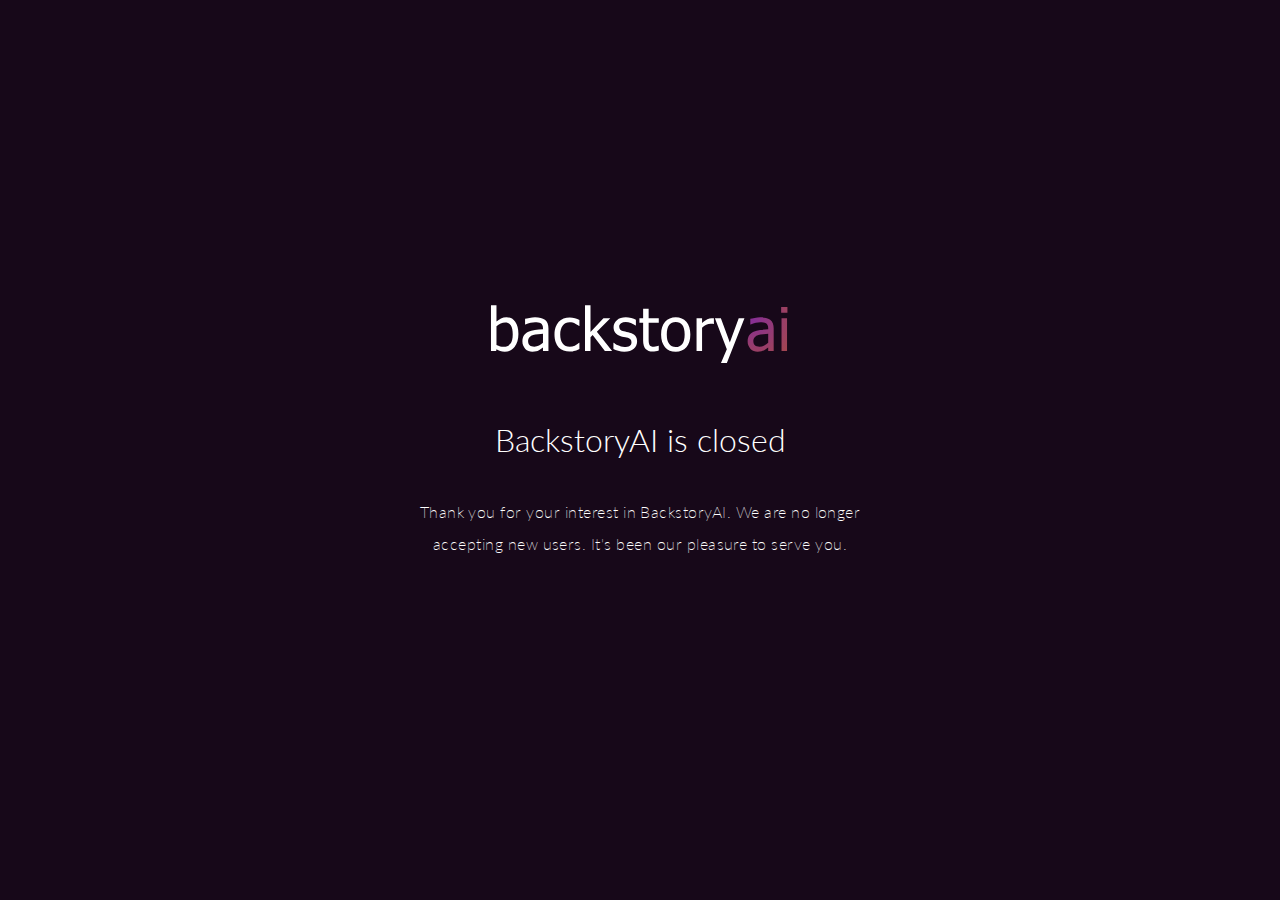
<file: index.html>
<!DOCTYPE html>
<html lang="en">
<head>
  <meta charset="UTF-8">
  <meta http-equiv="X-UA-Compatible" content="IE=edge">
  <meta name="viewport" content="width=device-width, initial-scale=1.0">
  <link rel="preconnect" href="https://fonts.googleapis.com">
  <link rel="preconnect" href="https://fonts.gstatic.com" crossorigin>
  <link href="https://fonts.googleapis.com/css2?family=Lato:wght@300;400&display=swap" rel="stylesheet">
  <link rel="stylesheet" href="style.css">
  <link rel="canonical" href="https://www.backstoryai.com/">
  <title>BackstoryAI</title>
  <script type="application/javascript">
    window.dataLayer = window.dataLayer || [];
    function gtag(){dataLayer.push(arguments);}
    gtag('consent', 'default', {
    'ad_storage': 'denied',
    'analytics_storage': 'denied'
  });
  </script>
  <!-- Google tag (gtag.js) -->
  <script async src="https://www.googletagmanager.com/gtag/js?id=G-WK5RBYY70Q"></script>
  <script>
    window.dataLayer = window.dataLayer || [];
    function gtag(){dataLayer.push(arguments);}
    gtag('js', new Date());

    gtag('config', 'G-WK5RBYY70Q');
  </script>
</head>
<body class="home">
  <main class="middle">
    <div><img class="logo" src="images/backstoryai.svg" alt="BackstoryAI"></div>
    <h1>BackstoryAI is closed</h1>
    <p>Thank you for your interest in BackstoryAI. We are no longer accepting new users. It's been our pleasure to serve you.</p>
  </main>
</body>
</html>
</file>
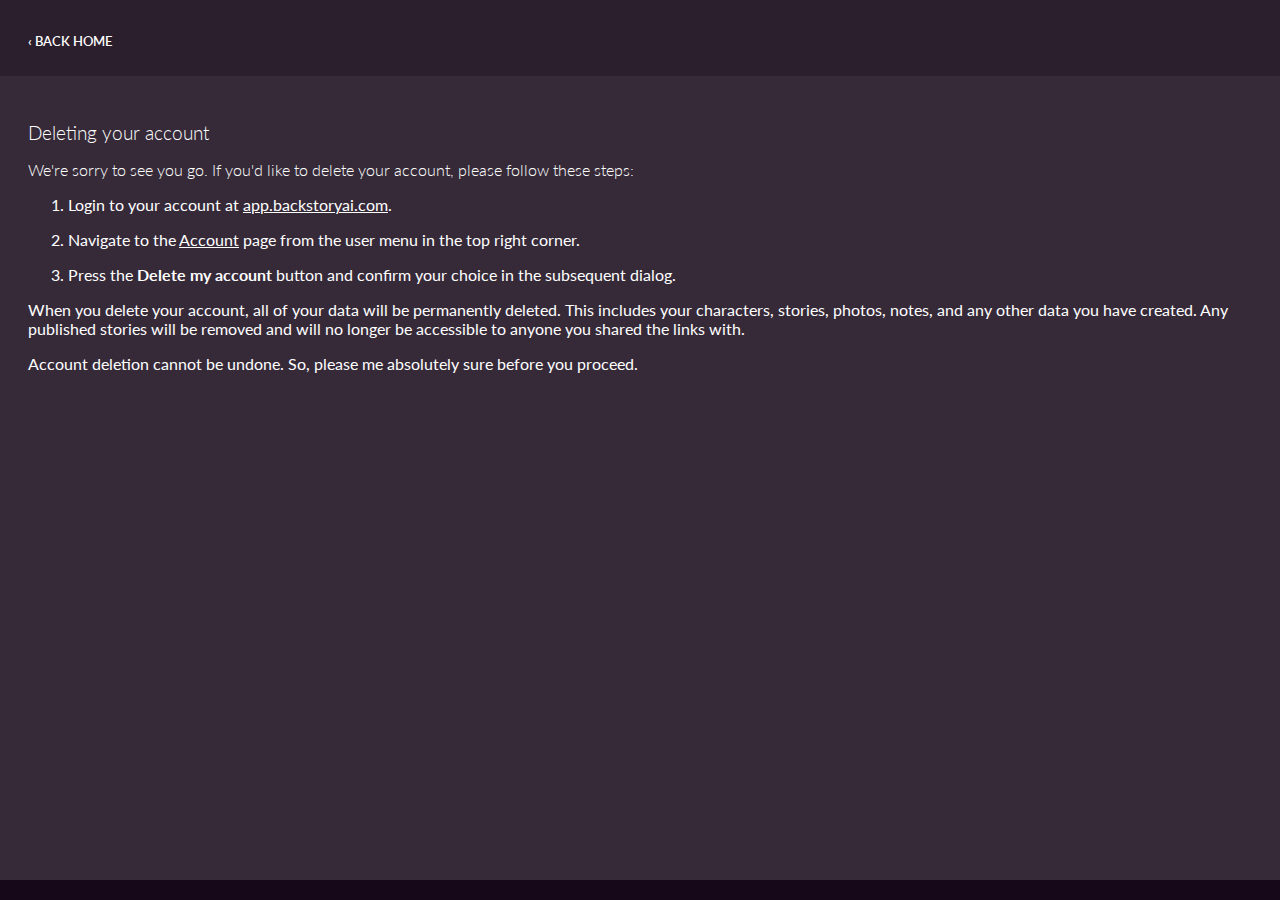
<file: help/delete-account.html>
<!DOCTYPE html>
<html lang="en">
<head>
  <meta charset="UTF-8">
  <meta http-equiv="X-UA-Compatible" content="IE=edge">
  <meta name="viewport" content="width=device-width, initial-scale=1.0">
  <link rel="preconnect" href="https://fonts.googleapis.com">
  <link rel="preconnect" href="https://fonts.gstatic.com" crossorigin>
  <link href="https://fonts.googleapis.com/css2?family=Lato:wght@300;400&display=swap" rel="stylesheet">
  <link rel="stylesheet" href="../style.css">
  <!-- Facebook Open Graph -->
  <meta property="og:title" content="BackstoryAI">
  <meta property="og:description" content="BackstoryAI helps you create characters complete with engaging biographies and stories.">
  <meta property="og:image" content="https://www.backstoryai.com/images/og.png">
  <meta property="og:url" content="https://www.backstoryai.com/help/delete-account.html">
  <meta property="og:type" content="website">
  <meta property="og:site_name" content="BackstoryAI">
  <meta property="fb:app_id" content="203554805766717">
  <meta name="twitter:card" content="summary_large_image">
  <meta name="twitter:site" content="@BackstoryAI">
  <meta name="twitter:title" content="BackstoryAI">
  <meta name="twitter:description" content="BackstoryAI helps you create characters complete with engaging biographies and stories.">
  <meta name="twitter:image" content="https://www.backstoryai.com/images/og.png">
  <link rel="manifest" href="../site.webmanifest">
  <link rel="canonical" href="https://www.backstoryai.com/help/delete-account.html">
  <title>BackstoryAI - Deleting your account</title>
  <script type="application/javascript">
    window.dataLayer = window.dataLayer || [];
    function gtag(){dataLayer.push(arguments);}
    gtag('consent', 'default', {
    'ad_storage': 'denied',
    'analytics_storage': 'denied'
  });
  </script>
  <!-- Google tag (gtag.js) -->
  <script async src="https://www.googletagmanager.com/gtag/js?id=G-WK5RBYY70Q"></script>
  <script>
    window.dataLayer = window.dataLayer || [];
    function gtag(){dataLayer.push(arguments);}
    gtag('js', new Date());

    gtag('config', 'G-WK5RBYY70Q');
  </script>
</head>
<body>
  <nav>
    <p><a href="../index.html">&lsaquo; Back home</a></p>
    <a href="https://www.backstoryai.com">
      <img src="../images/backstoryai.svg" alt="BackstoryAI" />
    </a>
  </nav>
  <main>
    <section class="light" style="flex-grow: 1">
      <div>
        <h3>Deleting your account</h3>
        <p>
          We're sorry to see you go. If you'd like to delete your account, please follow these steps:
        </p>
        <ol>
          <li>
            <p>
              Login to your account at <a href="https://app.backstoryai.com">app.backstoryai.com</a>.
            </p>
          </li>
          <li>
            <p>
              Navigate to the <a href="https://app.backstoryai.com/account">Account</a> page from the user menu in the
              top right corner.
            </p>
          </li>
          <li>
            <p>
              Press the <strong>Delete my account</strong> button and confirm your choice in the subsequent dialog.
            </p>
          </li>
        </ol>
        <p>
          When you delete your account, all of your data will be permanently deleted. This includes your characters,
          stories, photos, notes, and any other data you have created. Any published stories will be removed and will
          no longer be accessible to anyone you shared the links with.
        </p>
        <p>
          Account deletion cannot be undone. So, please me absolutely sure before you proceed.
        </p>
      </div>
    </section>
  </main>
  <script type="application/javascript" src="../klaro-config.js"></script>
  <script
    data-config="klaroConfig"
    type="application/javascript"
    src="https://cdn.kiprotect.com/klaro/v0.7/klaro.js">
  </script>
  <script type="application/javascript">
    const kmgr = klaro.getManager();
    if (kmgr.getConsent('googleAnalytics')) {
      gtag('consent', 'update', {
        analytics_storage: 'granted'
      });
    }
    kmgr.watch({
      update(obj, name) {
        if (name === 'applyConsents') {
          gtag('consent', 'update', {
            analytics_storage: obj.consents.googleAnalytics ? 'granted' : 'denied'
          });
        }
      }
    });
  </script>
</body>
</html>
</file>
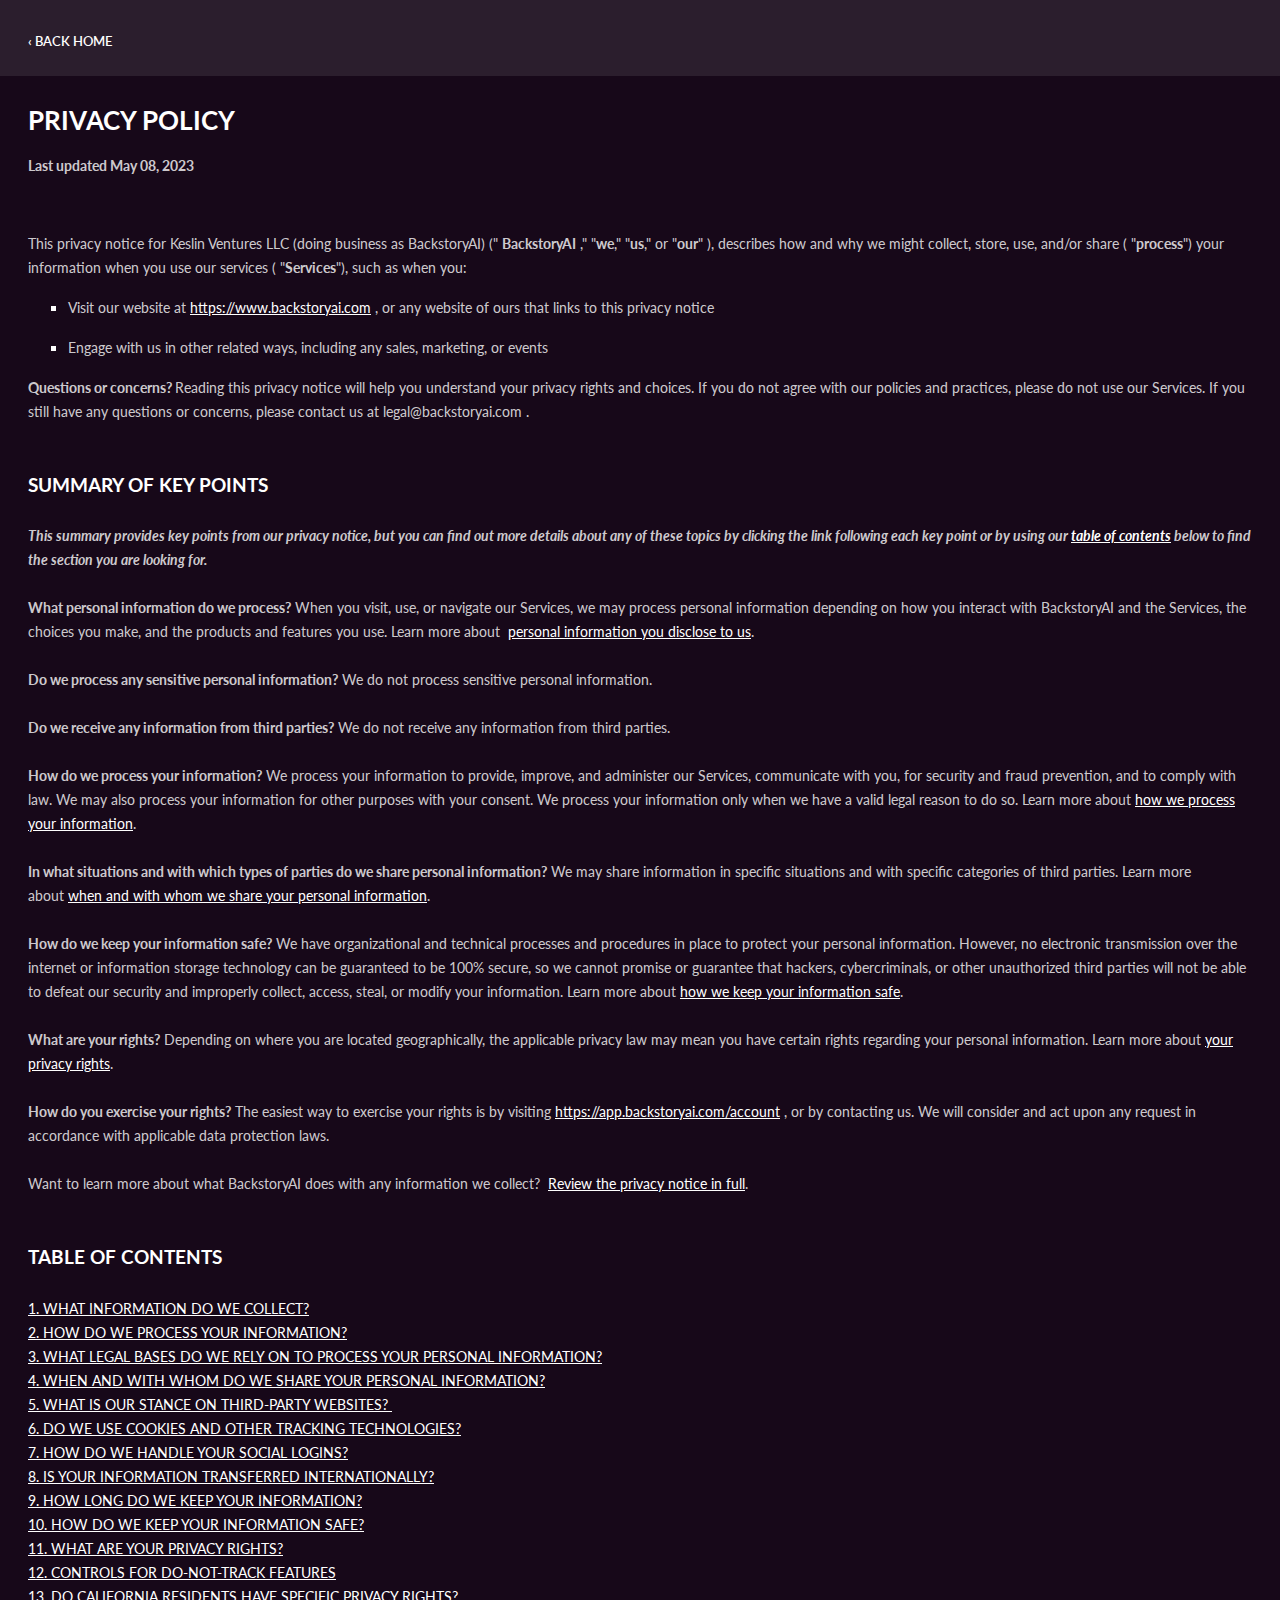
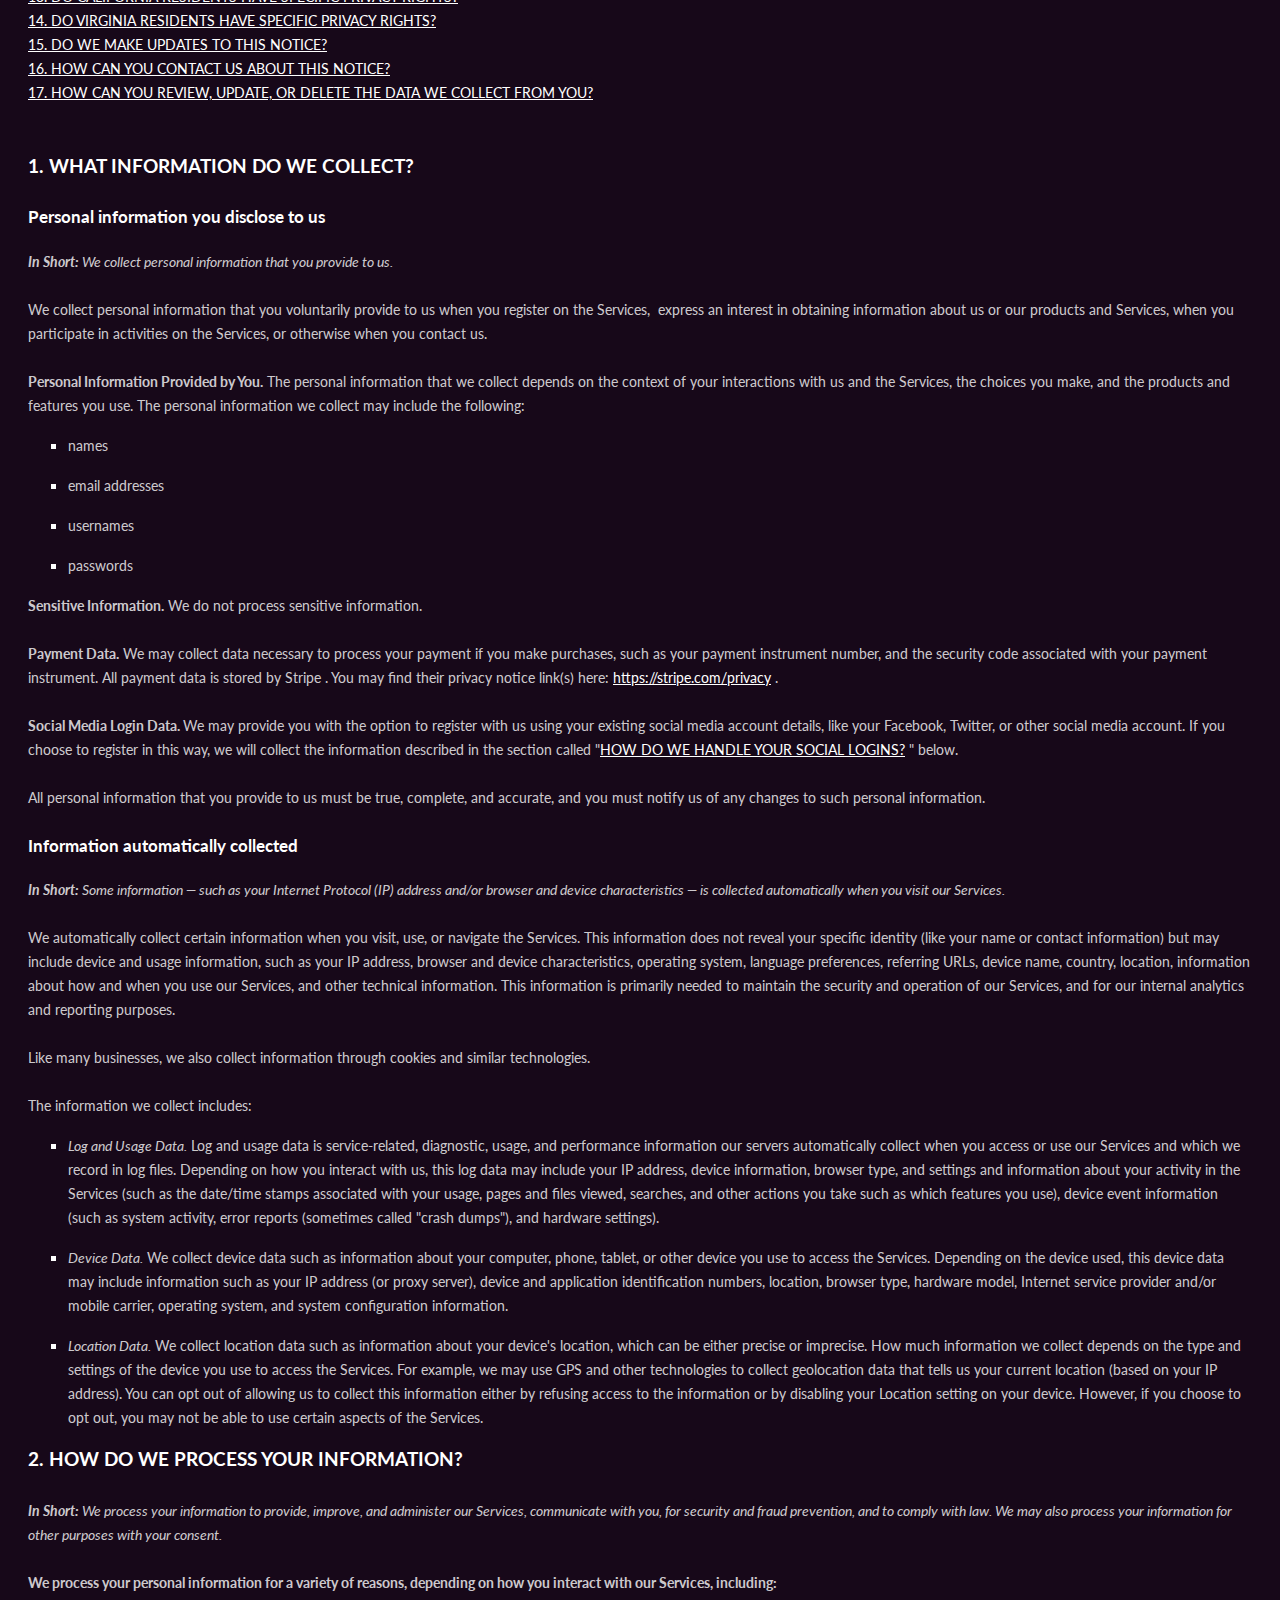
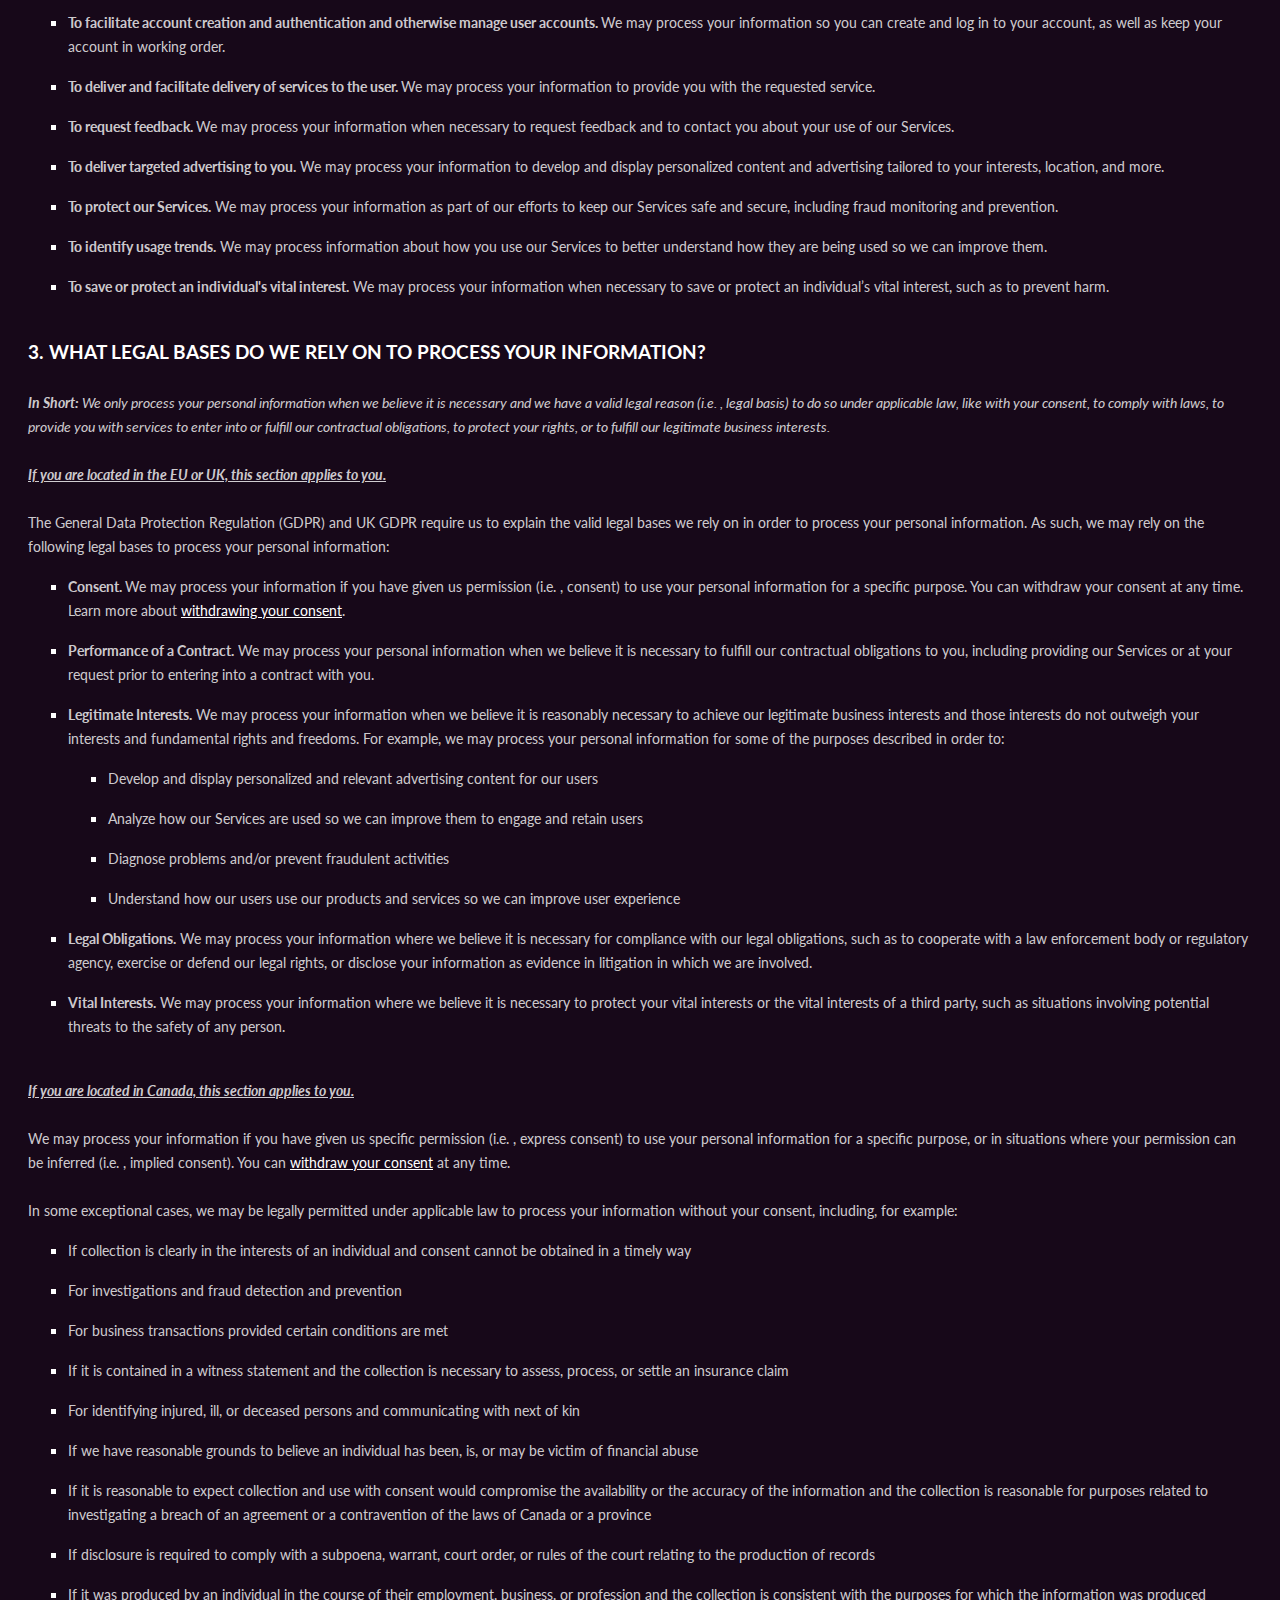
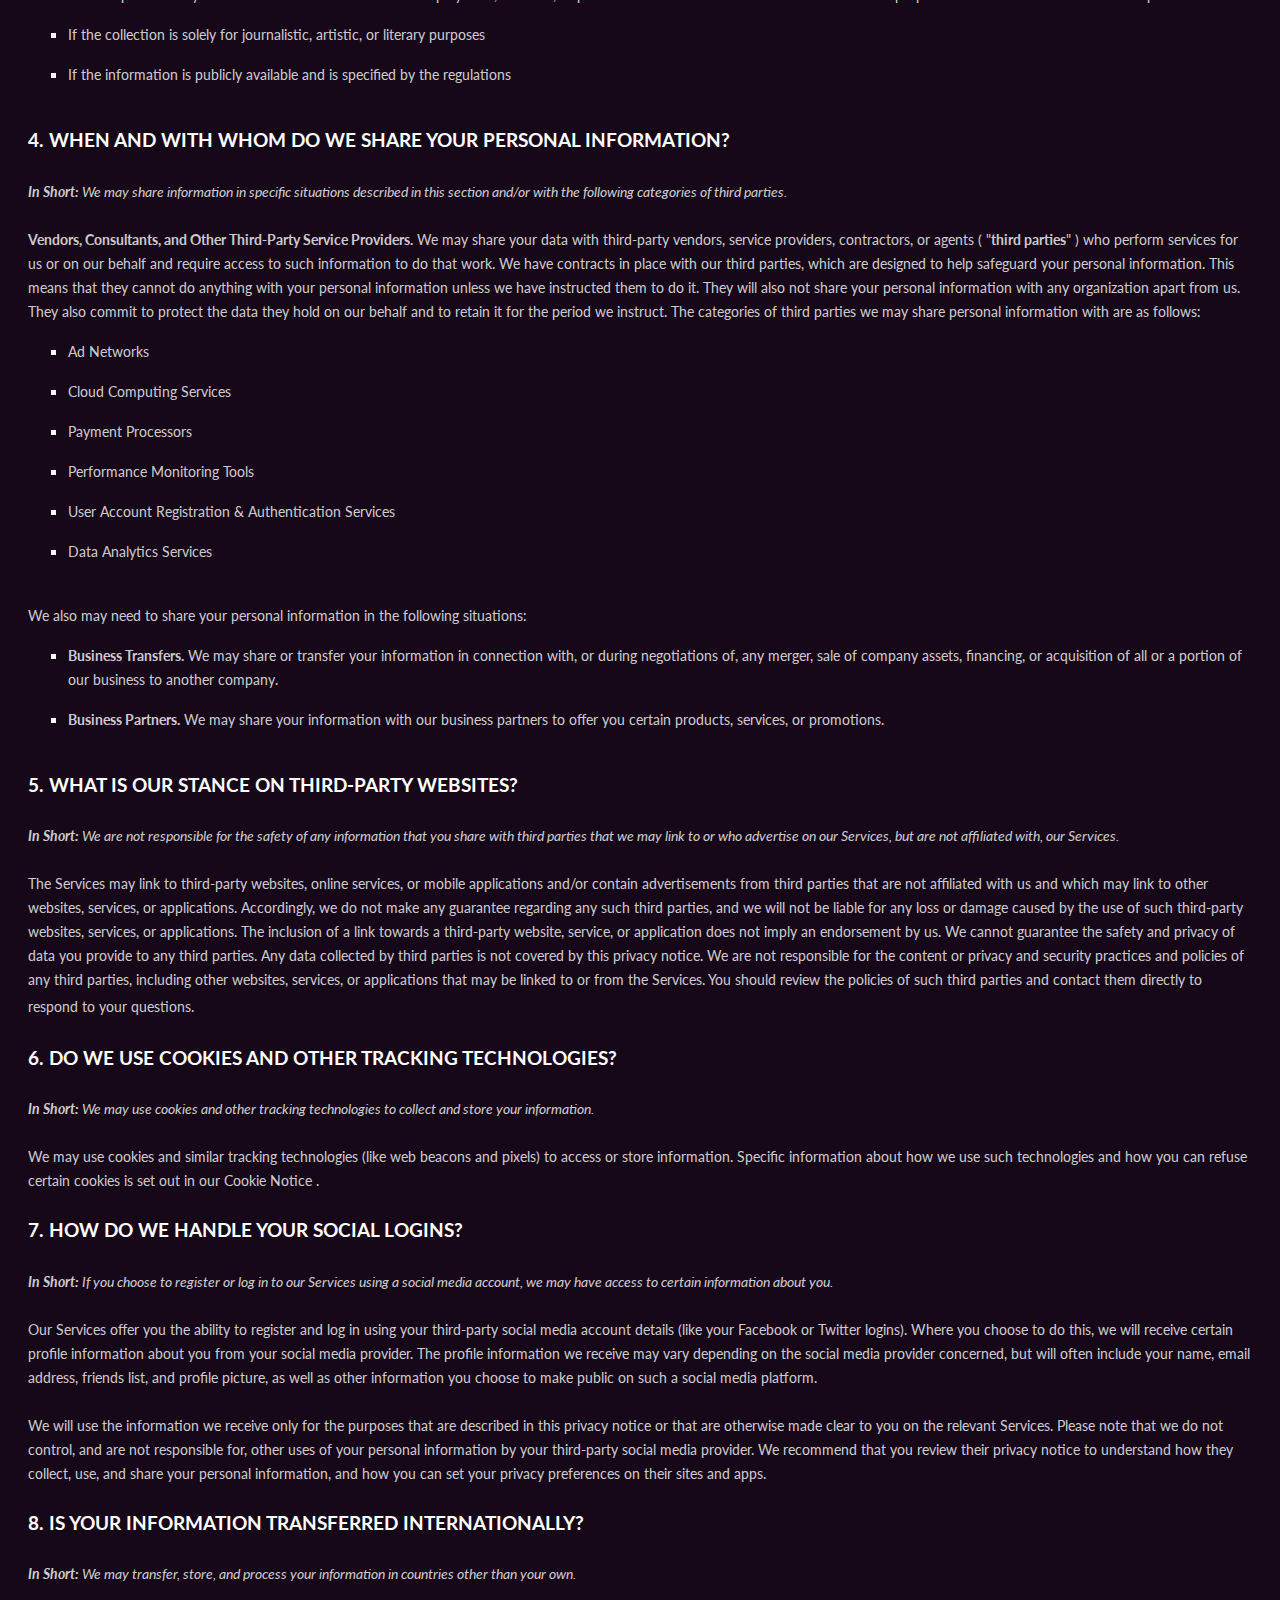
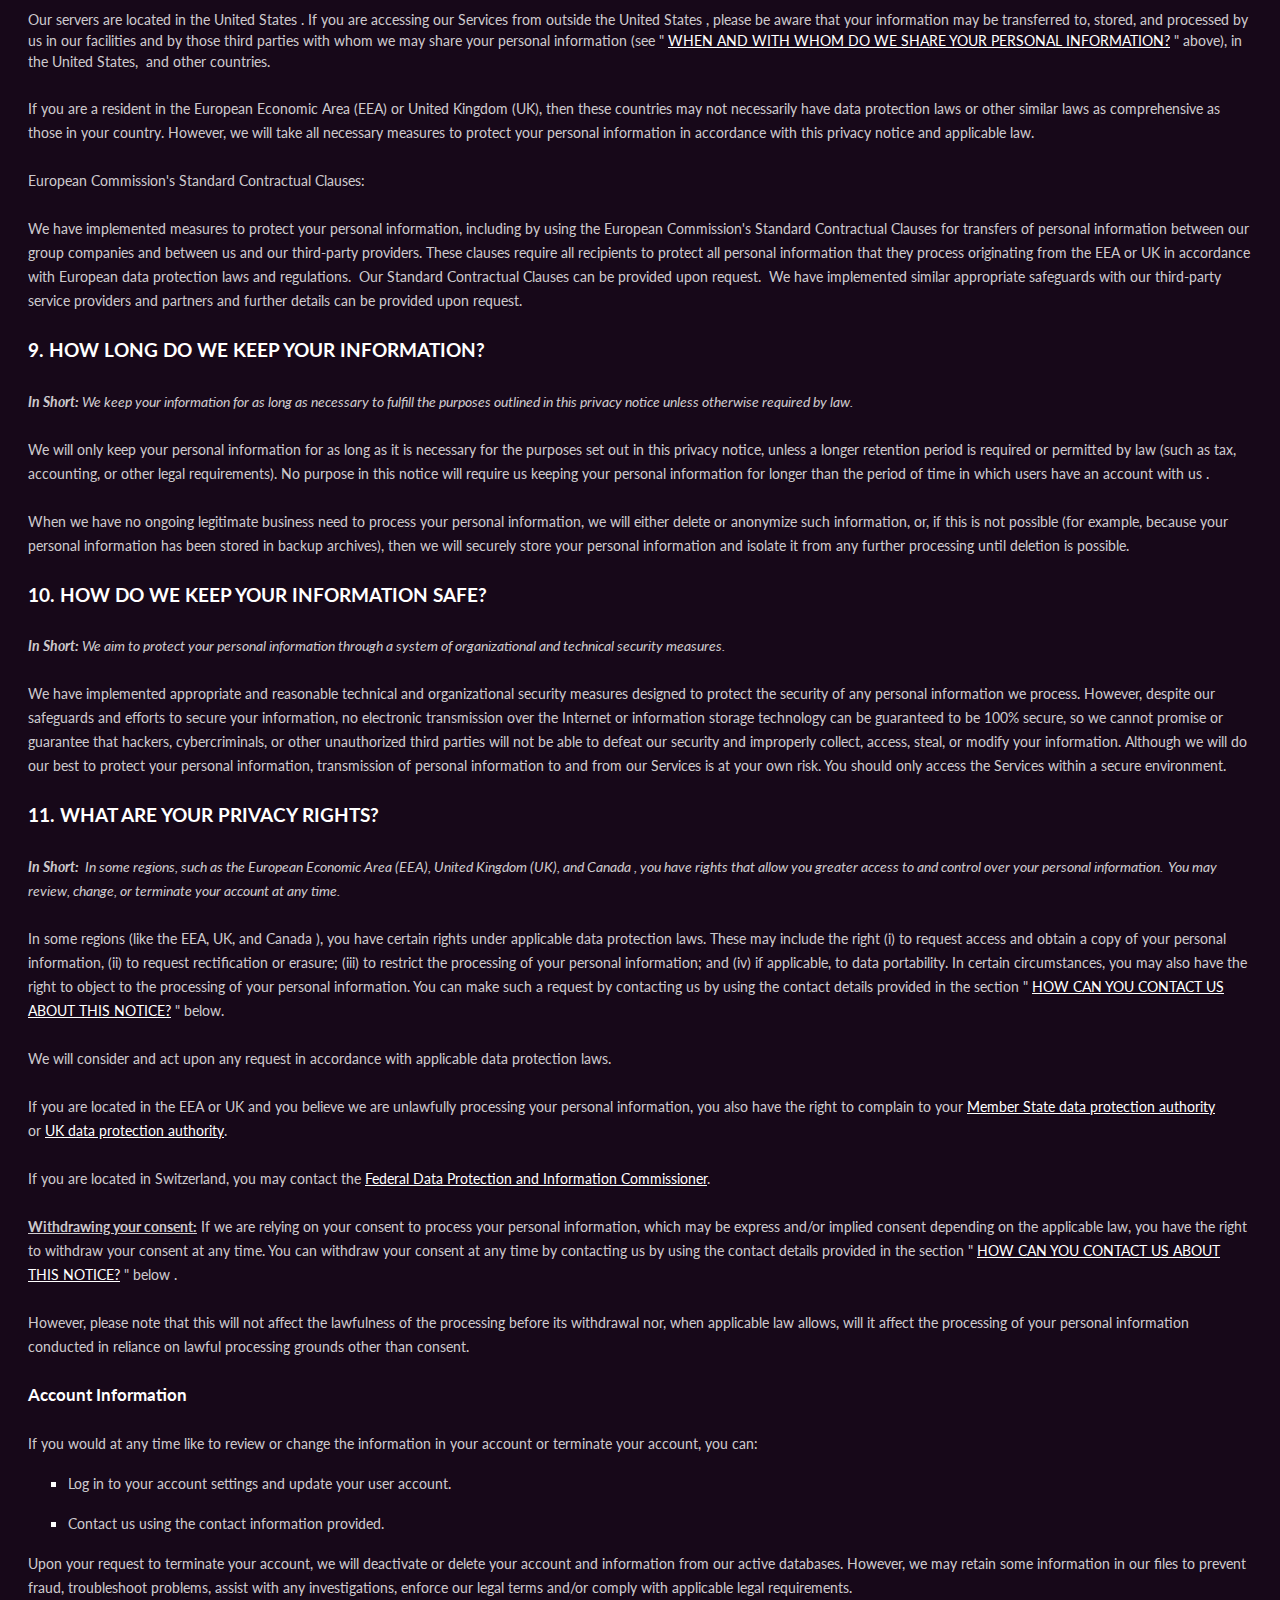
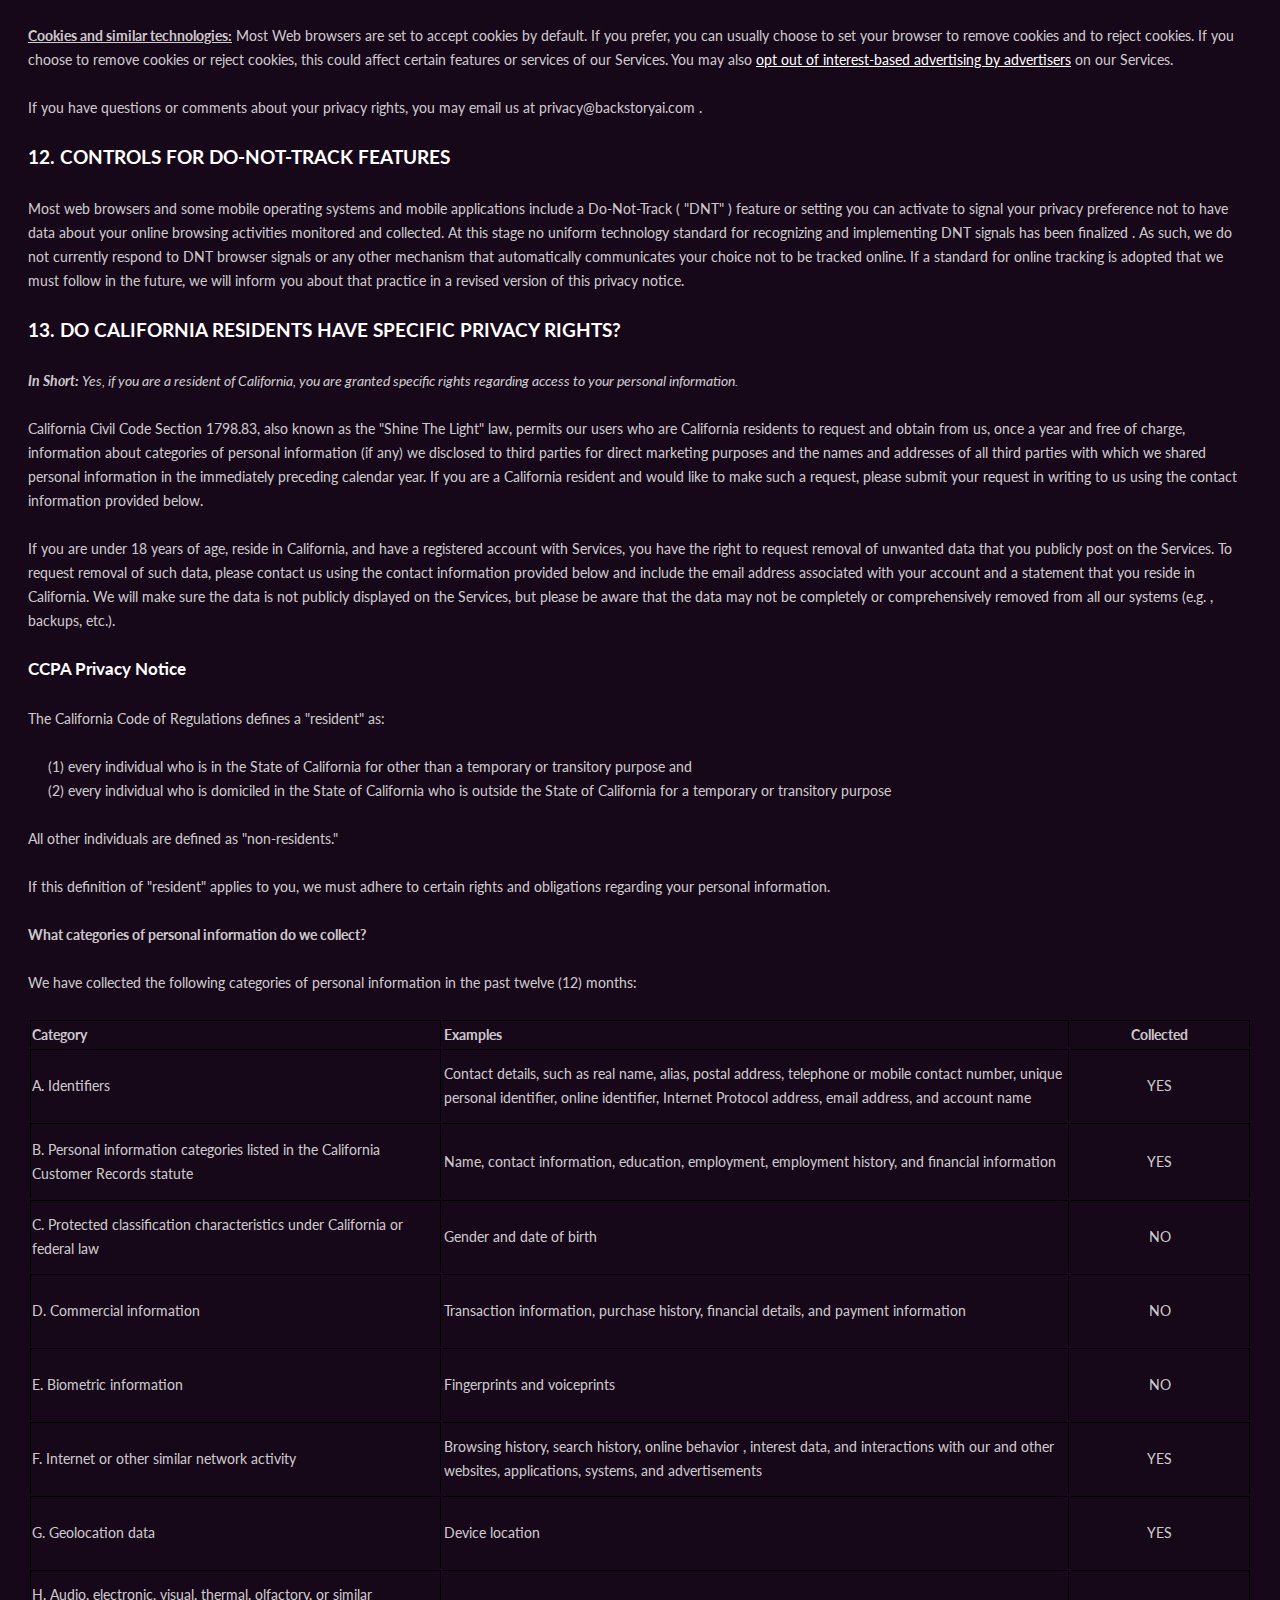
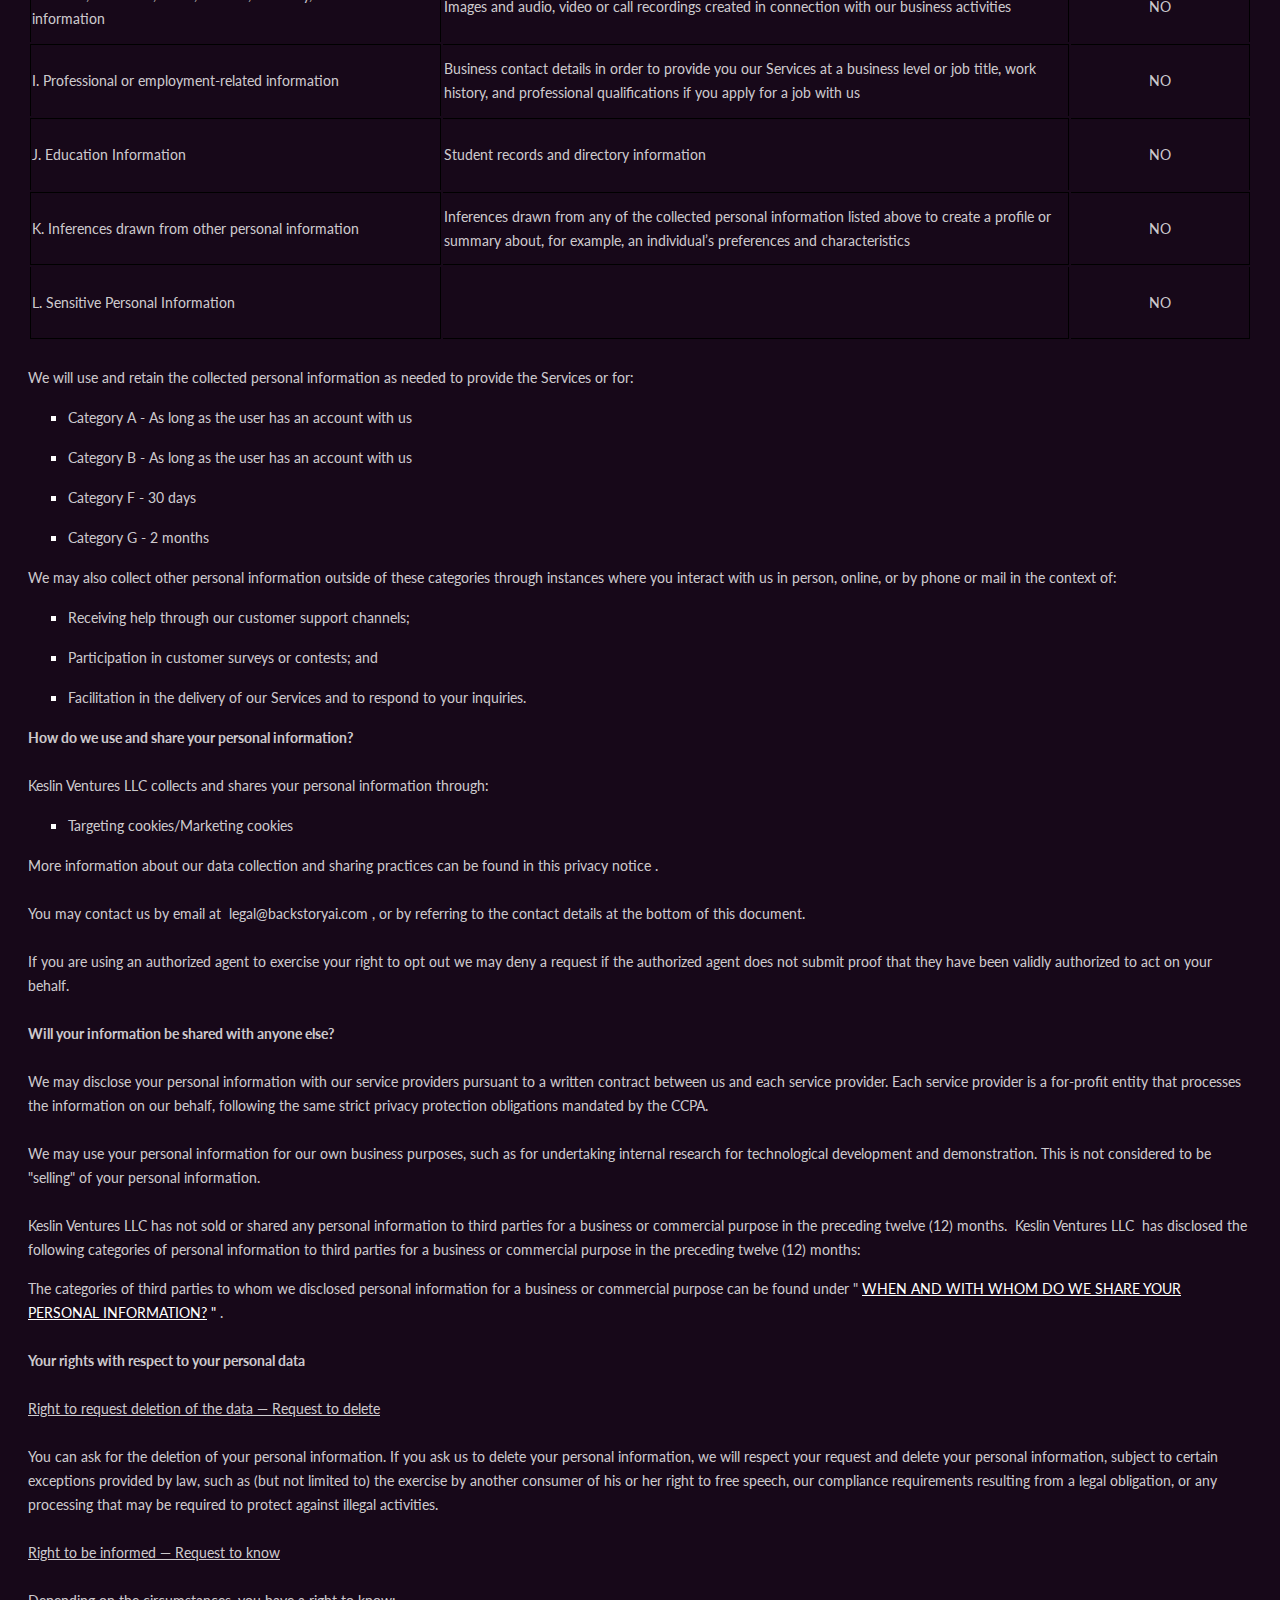
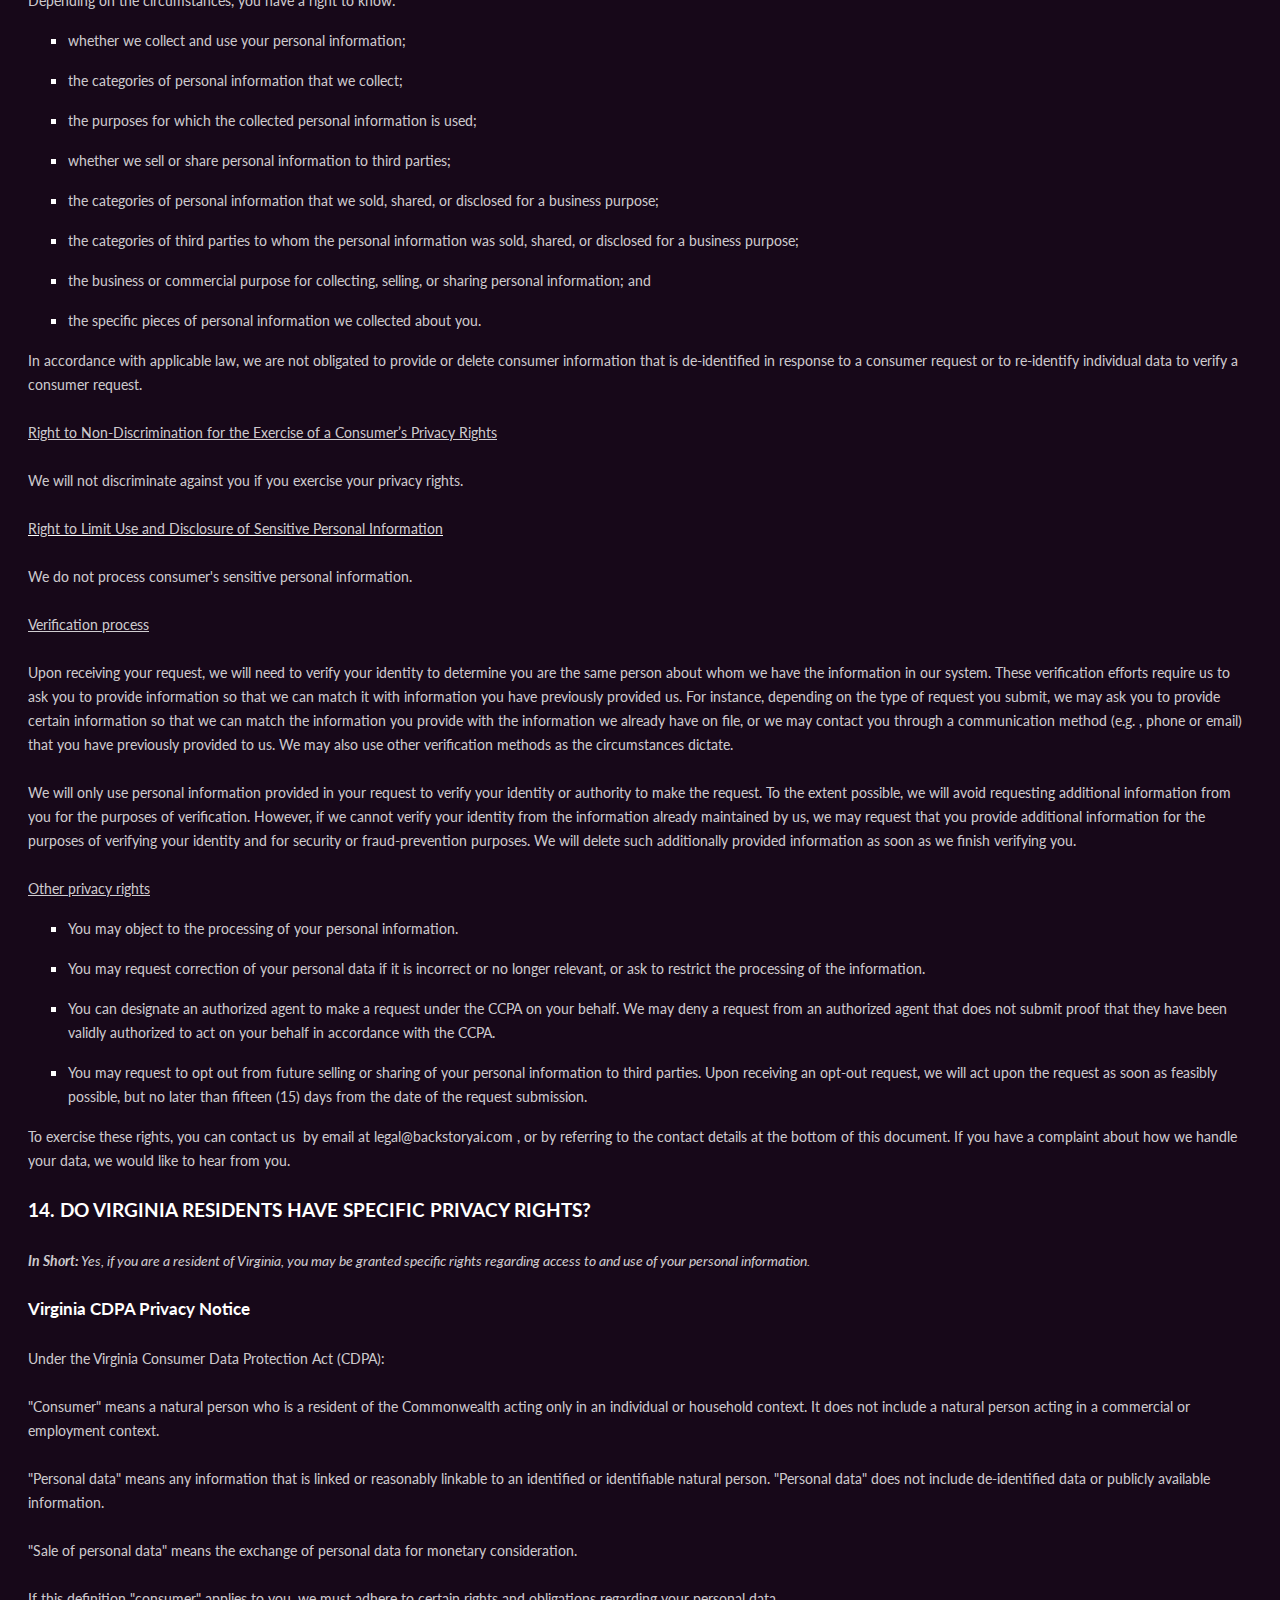
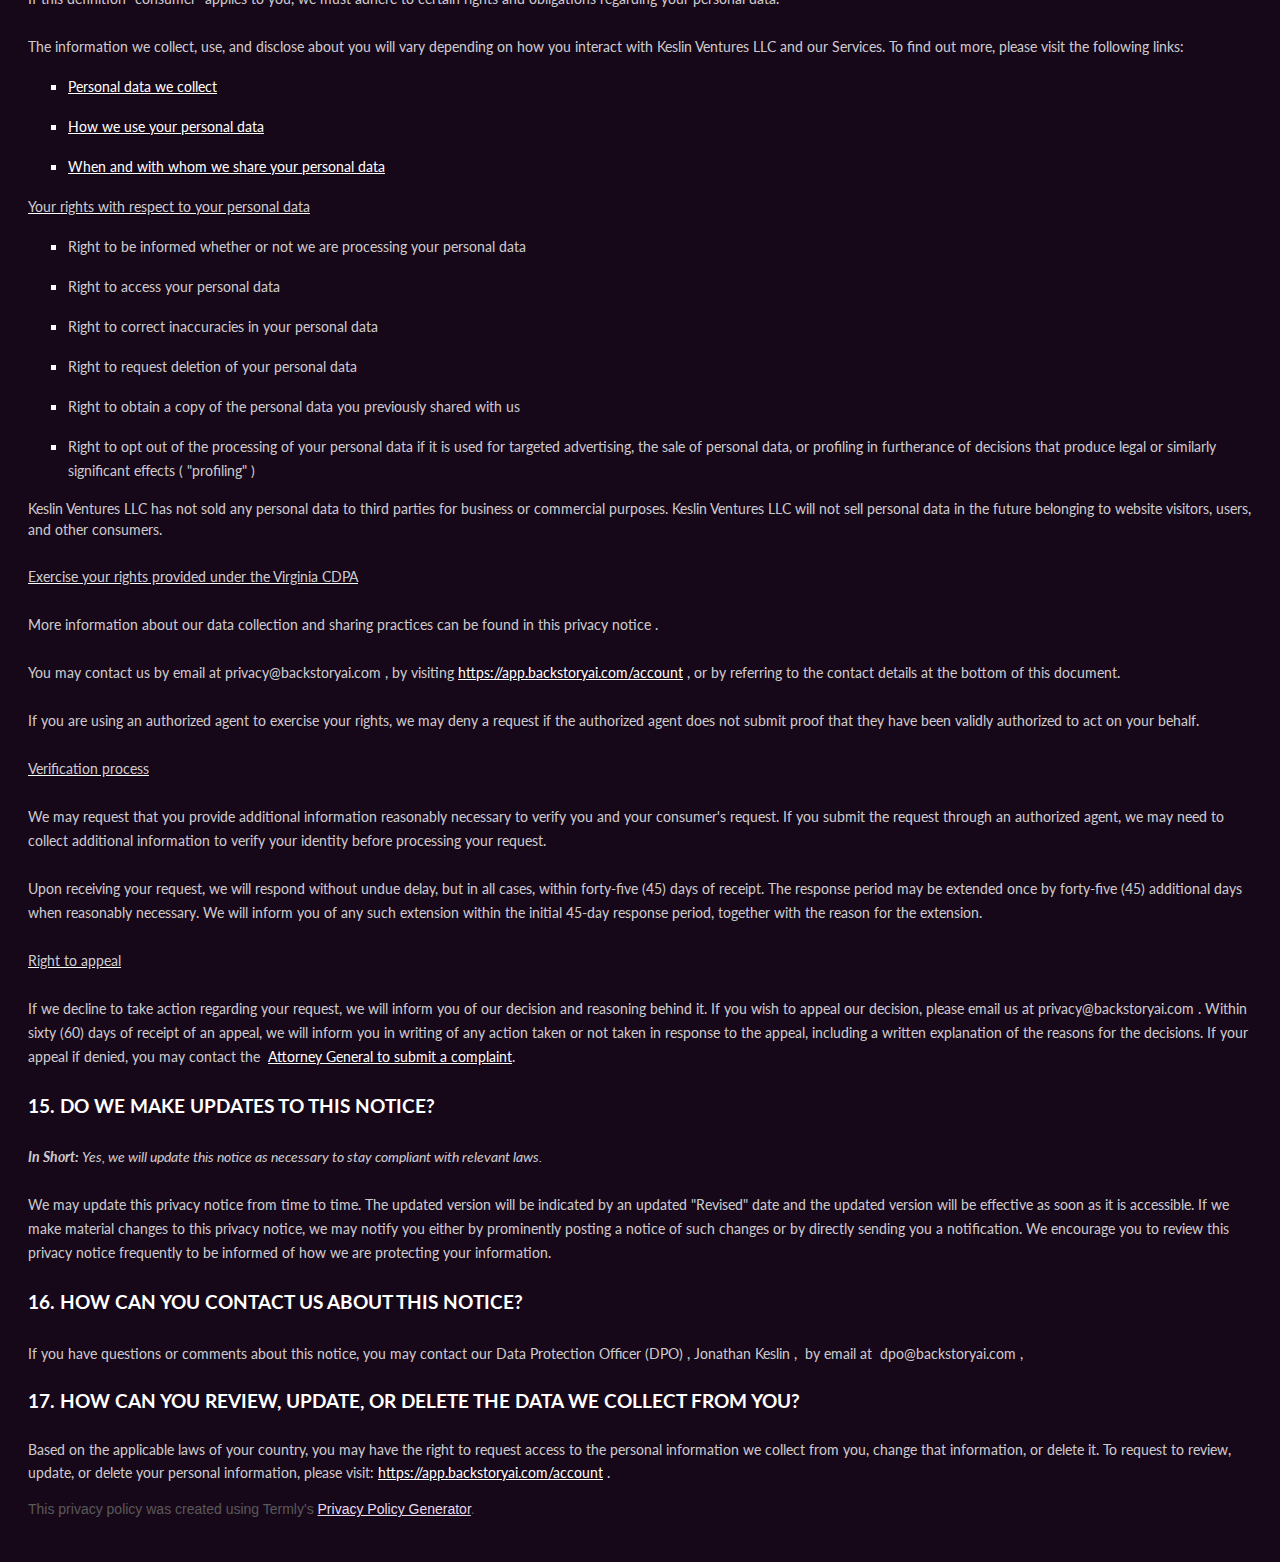
<file: help/privacy-policy.html>
<!DOCTYPE html>
<html lang="en">
<head>
  <meta charset="UTF-8">
  <meta http-equiv="X-UA-Compatible" content="IE=edge">
  <meta name="viewport" content="width=device-width, initial-scale=1.0">
  <link rel="preconnect" href="https://fonts.googleapis.com">
  <link rel="preconnect" href="https://fonts.gstatic.com" crossorigin>
  <link href="https://fonts.googleapis.com/css2?family=Lato:wght@300;400&display=swap" rel="stylesheet">
  <link rel="stylesheet" href="../style.css">
  <!-- Facebook Open Graph -->
  <meta property="og:title" content="BackstoryAI">
  <meta property="og:description" content="BackstoryAI helps you create characters complete with engaging biographies and stories.">
  <meta property="og:image" content="https://www.backstoryai.com/images/og.png">
  <meta property="og:url" content="https://www.backstoryai.com/help/privacy-policy.html">
  <meta property="og:type" content="website">
  <meta property="og:site_name" content="BackstoryAI">
  <meta property="fb:app_id" content="203554805766717">
  <meta name="twitter:card" content="summary_large_image">
  <meta name="twitter:site" content="@BackstoryAI">
  <meta name="twitter:title" content="BackstoryAI">
  <meta name="twitter:description" content="BackstoryAI helps you create characters complete with engaging biographies and stories.">
  <meta name="twitter:image" content="https://www.backstoryai.com/images/og.png">
  <link rel="manifest" href="../site.webmanifest">
  <link rel="canonical" href="https://www.backstoryai.com/help/privacy-policy.html">
  <title>BackstoryAI - Privacy Policy</title>
  <script type="application/javascript">
    window.dataLayer = window.dataLayer || [];
    function gtag(){dataLayer.push(arguments);}
    gtag('consent', 'default', {
    'ad_storage': 'denied',
    'analytics_storage': 'denied'
  });
  </script>
  <!-- Google tag (gtag.js) -->
  <script async src="https://www.googletagmanager.com/gtag/js?id=G-WK5RBYY70Q"></script>
  <script>
    window.dataLayer = window.dataLayer || [];
    function gtag(){dataLayer.push(arguments);}
    gtag('js', new Date());

    gtag('config', 'G-WK5RBYY70Q');
  </script>
</head>
<body>
  <nav>
    <p><a href="../index.html">&lsaquo; Back home</a></p>
    <a href="https://www.backstoryai.com">
      <img src="../images/backstoryai.svg" alt="BackstoryAI" />
    </a>
  </nav>
  <style>
    [data-custom-class='body'],
    [data-custom-class='body'] * {
      background: transparent !important;
    }
    
    [data-custom-class='title'],
    [data-custom-class='title'] * {
      font-size: 26px !important;
      color: #fff !important;
    }
    
    [data-custom-class='subtitle'],
    [data-custom-class='subtitle'] * {
      color: rgba(255, 255, 255, 0.8) !important;
      font-size: 14px !important;
    }
    
    [data-custom-class='heading_1'],
    [data-custom-class='heading_1'] * {
      font-size: 19px !important;
      color: #fff !important;
    }
    
    [data-custom-class='heading_2'],
    [data-custom-class='heading_2'] * {
      font-size: 17px !important;
      color: #fff !important;
    }
    
    [data-custom-class='body_text'],
    [data-custom-class='body_text'] * {
      color: rgba(255, 255, 255, 0.8);
      font-size: 14px !important;
    }
    
    [data-custom-class='link'],
    [data-custom-class='link'] * {
      color: #fff !important;
      font-size: 14px !important;
      word-break: break-word !important;
    }
    
  </style>
  
  <div data-custom-class="body" style="margin: 28px;">
    <div><strong><span style="font-size: 26px;"><span data-custom-class="title">
      <bdt class="block-component"></bdt>
      <bdt class="question">PRIVACY POLICY</bdt>
      <bdt class="statement-end-if-in-editor"></bdt>
    </span></span></strong></div>
    <div><br></div>
    <div><span style="color: rgba(255, 255, 255, 0.8);"><strong><span style="font-size: 15px;"><span
      data-custom-class="subtitle">Last updated <bdt class="question">May 08,
        2023</bdt></span></span></strong></span></div>
        <div><br></div>
        <div><br></div>
        <div><br></div>
        <div style="line-height: 1.5;"><span style="color: rgba(255, 255, 255, 0.8);"><span
          style="color: #fff; font-size: 15px;"><span
          data-custom-class="body_text">This privacy notice for <bdt class="question">
            Keslin Ventures LLC<bdt class="block-component"></bdt> (doing business
            as <bdt class="question">BackstoryAI</bdt>)<bdt
            class="statement-end-if-in-editor"></bdt>
          </bdt> (<bdt class="block-component"></bdt>"<bdt class="block-component"></bdt>
          <bdt class="question"><strong>BackstoryAI</strong></bdt>
          <bdt class="else-block"></bdt>," "<strong>we</strong>," "<strong>us</strong>,"
          or "<strong>our</strong>"<bdt class="statement-end-if-in-editor"></bdt>
        </span><span data-custom-class="body_text">), describes how and why we might collect,
          store, use, and/or share (<bdt class="block-component"></bdt>
          "<strong>process</strong>"<bdt class="statement-end-if-in-editor"></bdt>) your
          information when you use our services (<bdt class="block-component"></bdt>
          "<strong>Services</strong>"<bdt class="statement-end-if-in-editor"></bdt>), such
          as when you:</span></span></span><span style="font-size: 15px;"><span
            style="color: rgba(255, 255, 255, 0.8);"><span data-custom-class="body_text"><span
              style="color: #fff;"><span data-custom-class="body_text">
                <bdt class="block-component"></bdt>
              </span></span></span></span></span></div>
              <ul>
                <li style="line-height: 1.5;"><span style="font-size: 15px; color: #fff;"><span
                  style="font-size: 15px; color: #fff;"><span
                  data-custom-class="body_text">Visit our website<bdt
                  class="block-component"></bdt> at <bdt class="question"><a
                    href="https://www.backstoryai.com" target="_blank"
                    data-custom-class="link">https://www.backstoryai.com</a>
                  </bdt><span style="font-size: 15px;"><span
                    style="color: #fff;"><span
                    data-custom-class="body_text"><span
                    style="font-size: 15px;"><span
                    style="color: #fff;">
                    <bdt
                    class="statement-end-if-in-editor">
                    , or any website of ours
                    that links to this
                    privacy notice</bdt>
                  </span></span></span></span></span></span></span></span>
                </li>
              </ul>
              <div>
                <bdt class="block-component"><span style="font-size: 15px;"><span style="font-size: 15px;"><span
                  style="color: rgba(255, 255, 255, 0.8);"><span
                  data-custom-class="body_text"><span
                  style="color: #fff;"><span
                  data-custom-class="body_text">
                  <bdt class="block-component"></bdt>
                </span></span></span></span></span></span></bdt>
              </div>
              <div style="line-height: 1.5;"><span style="font-size: 15px;"><span
                style="color: rgba(255, 255, 255, 0.8);"><span data-custom-class="body_text"><span
                  style="color: #fff;"><span
                  data-custom-class="body_text">
                  <bdt class="block-component"></bdt>
                </span></span></span></span></span></div>
                <ul>
                  <li style="line-height: 1.5;"><span style="font-size: 15px; color: #fff;"><span
                    style="font-size: 15px; color: #fff;"><span
                    data-custom-class="body_text">Engage with us in other related
                    ways, including any sales, marketing, or events<span
                    style="font-size: 15px;"><span
                    style="color: #fff;"><span
                    data-custom-class="body_text"><span
                    style="font-size: 15px;"><span
                    style="color: #fff;">
                    <bdt
                    class="statement-end-if-in-editor">
                  </bdt>
                </span></span></span></span></span></span></span></span>
              </li>
            </ul>
            <div style="line-height: 1.5;"><span style="font-size: 15px;"><span
              style="color: rgba(255, 255, 255, 0.8);"><span
              data-custom-class="body_text"><strong>Questions or
                concerns? </strong>Reading this privacy notice will help you
                understand your privacy rights and choices. If you do not agree with our
                policies and practices, please do not use our Services. If you still
                have any questions or concerns, please contact us at <bdt
                class="question">legal@backstoryai.com</bdt>
                .</span></span></span></div>
                <div style="line-height: 1.5;"><br></div>
                <div style="line-height: 1.5;"><br></div>
                <div style="line-height: 1.5;"><strong><span style="font-size: 15px;"><span
                  data-custom-class="heading_1">SUMMARY OF KEY
                  POINTS</span></span></strong></div>
                  <div style="line-height: 1.5;"><br></div>
                  <div style="line-height: 1.5;"><span style="font-size: 15px;"><span
                    data-custom-class="body_text"><strong><em>This summary provides key points from
                      our privacy notice, but you can find out more details about any
                      of these topics by clicking the link following each key point or
                      by using our </em></strong></span></span><a
                      data-custom-class="link" href="#toc"><span style="font-size: 15px;"><span
                        data-custom-class="body_text"><strong><em>table of
                          contents</em></strong></span></span></a><span
                          style="font-size: 15px;"><span data-custom-class="body_text"><strong><em> below to find
                            the section you are looking for.</em></strong></span></span>
                          </div>
                          <div style="line-height: 1.5;"><br></div>
                          <div style="line-height: 1.5;"><span style="font-size: 15px;"><span
                            data-custom-class="body_text"><strong>What personal information do we
                              process?</strong> When you visit, use, or navigate our Services, we may
                              process personal information depending on how you interact with <bdt
                              class="block-component"></bdt>
                              <bdt class="question">BackstoryAI</bdt>
                              <bdt class="else-block"></bdt> and the Services, the choices you make, and the
                              products and features you use. Learn more about 
                            </span></span><a data-custom-class="link" href="#personalinfo"><span
                              style="font-size: 15px;"><span data-custom-class="body_text">personal
                                information you disclose to us</span></span></a><span
                                data-custom-class="body_text">.</span></div>
                                <div style="line-height: 1.5;"><br></div>
                                <div style="line-height: 1.5;"><span style="font-size: 15px;"><span
                                  data-custom-class="body_text"><strong>Do we process any sensitive personal
                                    information?</strong>
                                    <bdt class="block-component"></bdt>We do not process sensitive personal
                                    information.<bdt class="else-block"></bdt>
                                  </span></span></div>
                                  <div style="line-height: 1.5;"><br></div>
                                  <div style="line-height: 1.5;"><span style="font-size: 15px;"><span
                                    data-custom-class="body_text"><strong>Do we receive any information from third
                                      parties?</strong>
                                      <bdt class="block-component"></bdt>We do not receive any information from third
                                      parties.<bdt class="else-block"></bdt>
                                    </span></span></div>
                                    <div style="line-height: 1.5;"><br></div>
                                    <div style="line-height: 1.5;"><span style="font-size: 15px;"><span
                                      data-custom-class="body_text"><strong>How do we process your
                                        information?</strong> We process your information to provide, improve,
                                        and administer our Services, communicate with you, for security and fraud
                                        prevention, and to comply with law. We may also process your information for
                                        other purposes with your consent. We process your information only when we have
                                        a valid legal reason to do so. Learn more about </span></span><a
                                        data-custom-class="link" href="#infouse"><span style="font-size: 15px;"><span
                                          data-custom-class="body_text">how we process your
                                          information</span></span></a><span
                                          data-custom-class="body_text">.</span></div>
                                          <div style="line-height: 1.5;"><br></div>
                                          <div style="line-height: 1.5;"><span style="font-size: 15px;"><span
                                            data-custom-class="body_text"><strong>In what situations and with which <bdt
                                              class="block-component"></bdt>types of <bdt
                                              class="statement-end-if-in-editor"></bdt>parties do we share
                                              personal information?</strong> We may share information in specific
                                              situations and with specific <bdt class="block-component"></bdt>categories of
                                              <bdt class="statement-end-if-in-editor"></bdt>third parties. Learn more
                                              about </span></span><a data-custom-class="link" href="#whoshare"><span
                                                style="font-size: 15px;"><span data-custom-class="body_text">when and with whom
                                                  we share your personal information</span></span></a><span
                                                  style="font-size: 15px;"><span data-custom-class="body_text">.<bdt
                                                    class="block-component"></bdt></span></span></div>
                                                    <div style="line-height: 1.5;"><br></div>
                                                    <div style="line-height: 1.5;"><span style="font-size: 15px;"><span
                                                      data-custom-class="body_text"><strong>How do we keep your information
                                                        safe?</strong> We have <bdt class="block-component"></bdt>organizational
                                                        <bdt class="statement-end-if-in-editor"></bdt> and technical processes and
                                                        procedures in place to protect your personal information. However, no electronic
                                                        transmission over the internet or information storage technology can be
                                                        guaranteed to be 100% secure, so we cannot promise or guarantee that hackers,
                                                        cybercriminals, or other <bdt class="block-component"></bdt>unauthorized<bdt
                                                        class="statement-end-if-in-editor"></bdt> third parties will not be able
                                                        to defeat our security and improperly collect, access, steal, or modify your
                                                        information. Learn more about </span></span><a data-custom-class="link"
                                                        href="#infosafe"><span style="font-size: 15px;"><span data-custom-class="body_text">how
                                                          we keep your information safe</span></span></a><span
                                                          data-custom-class="body_text">.</span><span style="font-size: 15px;"><span
                                                            data-custom-class="body_text">
                                                            <bdt class="statement-end-if-in-editor"></bdt>
                                                          </span></span></div>
                                                          <div style="line-height: 1.5;"><br></div>
                                                          <div style="line-height: 1.5;"><span style="font-size: 15px;"><span
                                                            data-custom-class="body_text"><strong>What are your rights?</strong> Depending
                                                            on where you are located geographically, the applicable privacy law may mean you
                                                            have certain rights regarding your personal information. Learn more
                                                            about </span></span><a data-custom-class="link" href="#privacyrights"><span
                                                              style="font-size: 15px;"><span data-custom-class="body_text">your privacy
                                                                rights</span></span></a><span data-custom-class="body_text">.</span>
                                                              </div>
                                                              <div style="line-height: 1.5;"><br></div>
                                                              <div style="line-height: 1.5;"><span style="font-size: 15px;"><span
                                                                data-custom-class="body_text"><strong>How do you exercise your rights?</strong>
                                                                The easiest way to exercise your rights is by <bdt class="block-component">
                                                                </bdt>visiting <bdt class="question"><a
                                                                  href="https://app.backstoryai.com/account" target="_blank"
                                                                  data-custom-class="link">https://app.backstoryai.com/account</a>
                                                                </bdt>
                                                                <bdt class="else-block"></bdt>, or by contacting us. We will consider and act
                                                                upon any request in accordance with applicable data protection laws.
                                                              </span></span></div>
                                                              <div style="line-height: 1.5;"><br></div>
                                                              <div style="line-height: 1.5;"><span style="font-size: 15px;"><span data-custom-class="body_text">Want
                                                                to learn more about what <bdt class="block-component"></bdt>
                                                                <bdt class="question">BackstoryAI</bdt>
                                                                <bdt class="else-block"></bdt> does with any information we collect? 
                                                              </span></span><a data-custom-class="link" href="#toc"><span
                                                                style="font-size: 15px;"><span data-custom-class="body_text">Review the privacy
                                                                  notice in full</span></span></a><span style="font-size: 15px;"><span
                                                                    data-custom-class="body_text">.</span></span></div>
                                                                    <div style="line-height: 1.5;"><br></div>
                                                                    <div style="line-height: 1.5;"><br></div>
                                                                    <div id="toc" style="line-height: 1.5;"><span style="font-size: 15px;"><span
                                                                      style="color: rgba(255, 255, 255, 0.8);"><span
                                                                      style="color: #fff;"><strong><span
                                                                        data-custom-class="heading_1">TABLE OF
                                                                        CONTENTS</span></strong></span></span></span></div>
                                                                        <div style="line-height: 1.5;"><br></div>
                                                                        <div style="line-height: 1.5;"><span style="font-size: 15px;"><a data-custom-class="link"
                                                                          href="#infocollect"><span style="color: #fff;">1. WHAT INFORMATION DO
                                                                            WE COLLECT?</span></a></span></div>
                                                                            <div style="line-height: 1.5;"><span style="font-size: 15px;"><a data-custom-class="link"
                                                                              href="#infouse"><span style="color: #fff;">2. HOW DO WE PROCESS YOUR
                                                                                INFORMATION?<bdt class="block-component"></bdt></span></a></span></div>
                                                                                <div style="line-height: 1.5;"><span style="font-size: 15px;"><a data-custom-class="link"
                                                                                  href="#legalbases"><span style="color: #fff;">3. <span
                                                                                    style="font-size: 15px;"><span
                                                                                    style="color: #fff;">WHAT LEGAL BASES DO WE
                                                                                    RELY ON TO PROCESS YOUR PERSONAL
                                                                                    INFORMATION?</span></span>
                                                                                    <bdt class="statement-end-if-in-editor"></bdt>
                                                                                  </span></a></span></div>
                                                                                  <div style="line-height: 1.5;"><span style="font-size: 15px;"><span style="color: #fff;"><a
                                                                                    data-custom-class="link" href="#whoshare">4. WHEN AND WITH WHOM DO WE
                                                                                    SHARE YOUR PERSONAL INFORMATION?</a></span><span
                                                                                    data-custom-class="body_text">
                                                                                    <bdt class="block-component"></bdt>
                                                                                  </span></span></div>
                                                                                  <div style="line-height: 1.5;"><span style="font-size: 15px;"><a href="#3pwebsites"><span
                                                                                    data-custom-class="link">5. WHAT IS OUR STANCE ON THIRD-PARTY WEBSITES?
                                                                                    <bdt class="statement-end-if-in-editor"></bdt></span></a><span
                                                                                    style="color: rgba(255, 255, 255, 0.8);"><span style="color: #fff;"><span
                                                                                      data-custom-class="body_text"><span
                                                                                      style="color: #fff;">
                                                                                      <bdt class="block-component"></bdt>
                                                                                    </span></span> </span> </span> </span></div>
                                                                                    <div style="line-height: 1.5;"><span style="font-size: 15px;"><a data-custom-class="link"
                                                                                      href="#cookies"><span style="color: #fff;">6. DO WE USE COOKIES AND
                                                                                        OTHER TRACKING TECHNOLOGIES?</span></a><span
                                                                                        style="color: rgba(255, 255, 255, 0.8);"><span style="color: #fff;"><span
                                                                                          data-custom-class="body_text"><span
                                                                                          style="color: #fff;">
                                                                                          <bdt class="statement-end-if-in-editor"></bdt>
                                                                                        </span></span><span data-custom-class="body_text"><span
                                                                                          style="color: #fff;"><span
                                                                                          style="color: #fff;"><span
                                                                                          style="color: #fff;">
                                                                                          <bdt class="block-component"></bdt>
                                                                                        </span></span></span></span></span></span></span>
                                                                                      </div>
                                                                                      <div style="line-height: 1.5;"><span style="font-size: 15px;"><a data-custom-class="link"
                                                                                        href="#sociallogins"><span style="color: #fff;"><span
                                                                                          style="color: #fff;"><span
                                                                                          style="color: #fff;">7. HOW DO WE HANDLE YOUR
                                                                                          SOCIAL LOGINS?</span></span></span></a><span
                                                                                          style="color: rgba(255, 255, 255, 0.8);"><span style="color: #fff;"><span
                                                                                            data-custom-class="body_text"><span
                                                                                            style="color: #fff;"><span
                                                                                            style="color: #fff;"><span
                                                                                            style="color: #fff;">
                                                                                            <bdt class="statement-end-if-in-editor">
                                                                                            </bdt>
                                                                                          </span></span>
                                                                                          <bdt class="block-component"></bdt>
                                                                                        </span></span></span></span></span></div>
                                                                                        <div style="line-height: 1.5;"><span style="font-size: 15px;"><a data-custom-class="link"
                                                                                          href="#intltransfers"><span style="color: #fff;">8. IS YOUR
                                                                                            INFORMATION TRANSFERRED INTERNATIONALLY?</span></a><span
                                                                                            style="color: rgba(255, 255, 255, 0.8);"><span style="color: #fff;"><span
                                                                                              data-custom-class="body_text"><span
                                                                                              style="color: #fff;">
                                                                                              <bdt class="statement-end-if-in-editor"></bdt>
                                                                                            </span></span></span></span></span></div>
                                                                                            <div style="line-height: 1.5;"><span style="font-size: 15px;"><a data-custom-class="link"
                                                                                              href="#inforetain"><span style="color: #fff;">9. HOW LONG DO WE KEEP
                                                                                                YOUR INFORMATION?</span></a><span
                                                                                                style="color: rgba(255, 255, 255, 0.8);"><span style="color: #fff;"><span
                                                                                                  data-custom-class="body_text"><span
                                                                                                  style="color: #fff;"><span
                                                                                                  style="color: #fff;">
                                                                                                  <bdt class="block-component"></bdt>
                                                                                                </span></span></span></span></span></span></div>
                                                                                                <div style="line-height: 1.5;"><span style="font-size: 15px;"><a data-custom-class="link"
                                                                                                  href="#infosafe"><span style="color: #fff;">10. HOW DO WE KEEP YOUR
                                                                                                    INFORMATION SAFE?</span></a><span
                                                                                                    style="color: rgba(255, 255, 255, 0.8);"><span style="color: #fff;"><span
                                                                                                      data-custom-class="body_text"><span
                                                                                                      style="color: #fff;">
                                                                                                      <bdt class="statement-end-if-in-editor"></bdt>
                                                                                                      <bdt class="block-component"></bdt>
                                                                                                    </span></span></span></span></span></div>
                                                                                                    <div style="line-height: 1.5;"><span style="font-size: 15px;"><span style="color: #fff;"><a
                                                                                                      data-custom-class="link" href="#privacyrights">11. WHAT ARE YOUR PRIVACY
                                                                                                      RIGHTS?</a></span></span></div>
                                                                                                      <div style="line-height: 1.5;"><span style="font-size: 15px;"><a data-custom-class="link"
                                                                                                        href="#DNT"><span style="color: #fff;">12. CONTROLS FOR DO-NOT-TRACK
                                                                                                          FEATURES</span></a></span></div>
                                                                                                          <div style="line-height: 1.5;"><span style="font-size: 15px;"><a data-custom-class="link"
                                                                                                            href="#caresidents"><span style="color: #fff;">13. DO CALIFORNIA
                                                                                                              RESIDENTS HAVE SPECIFIC PRIVACY RIGHTS?</span></a></span>
                                                                                                              <bdt class="block-component"><span style="font-size: 15px;"><span
                                                                                                                data-custom-class="body_text"></span></span></bdt>
                                                                                                              </div>
                                                                                                              <div style="line-height: 1.5;"><a data-custom-class="link" href="#virginia"><span
                                                                                                                style="font-size: 15px;">14. DO VIRGINIA RESIDENTS HAVE SPECIFIC PRIVACY
                                                                                                                RIGHTS?</span></a><span style="font-size: 15px;">
                                                                                                                  <bdt class="statement-end-if-in-editor"><span data-custom-class="body_text"></span>
                                                                                                                  </bdt>
                                                                                                                </span></div>
                                                                                                                <div style="line-height: 1.5;"><span style="font-size: 15px;"><a data-custom-class="link"
                                                                                                                  href="#policyupdates"><span style="color: #fff;">15. DO WE MAKE
                                                                                                                    UPDATES TO THIS NOTICE?</span></a></span></div>
                                                                                                                    <div style="line-height: 1.5;"><a data-custom-class="link" href="#contact"><span
                                                                                                                      style="color: #fff; font-size: 15px;">16. HOW CAN YOU CONTACT US
                                                                                                                      ABOUT THIS NOTICE?</span></a></div>
                                                                                                                      <div style="line-height: 1.5;"><a data-custom-class="link" href="#request"><span
                                                                                                                        style="color: #fff;">17. HOW CAN YOU REVIEW, UPDATE, OR DELETE THE
                                                                                                                        DATA WE COLLECT FROM YOU?</span></a></div>
                                                                                                                        <div style="line-height: 1.5;"><br></div>
                                                                                                                        <div style="line-height: 1.5;"><br></div>
                                                                                                                        <div id="infocollect" style="line-height: 1.5;"><span style="color: rgba(255, 255, 255, 0.8);"><span
                                                                                                                          style="color: #fff; font-size: 15px;"><span
                                                                                                                          style="font-size: 15px; color: #fff;"><span
                                                                                                                          style="font-size: 15px; color: #fff;"><span
                                                                                                                          id="control" style="color: #fff;"><strong><span
                                                                                                                            data-custom-class="heading_1">1. WHAT
                                                                                                                            INFORMATION DO WE
                                                                                                                            COLLECT?</span></strong></span></span></span></span></span>
                                                                                                                          </div>
                                                                                                                          <div style="line-height: 1.5;"><br></div>
                                                                                                                          <div id="personalinfo" style="line-height: 1.5;"><span data-custom-class="heading_2"
                                                                                                                            style="color: #fff;"><span style="font-size: 15px;"><strong>Personal information
                                                                                                                              you disclose to us</strong></span></span></div>
                                                                                                                              <div>
                                                                                                                                <div><br></div>
                                                                                                                                <div style="line-height: 1.5;"><span style="color: rgba(255, 255, 255, 0.8);"><span
                                                                                                                                  style="color: #fff; font-size: 15px;"><span
                                                                                                                                  data-custom-class="body_text"><span
                                                                                                                                  style="font-size: 15px; color: #fff;"><span
                                                                                                                                  style="font-size: 15px; color: #fff;"><span
                                                                                                                                  data-custom-class="body_text"><strong><em>In
                                                                                                                                    Short:</em></strong></span></span></span></span><span
                                                                                                                                    data-custom-class="body_text"><span
                                                                                                                                    style="font-size: 15px; color: #fff;"><span
                                                                                                                                    style="font-size: 15px; color: #fff;"><span
                                                                                                                                    data-custom-class="body_text"><strong><em> </em></strong><em>We
                                                                                                                                      collect personal information
                                                                                                                                      that you provide to
                                                                                                                                      us.</em></span></span></span></span></span></span>
                                                                                                                                    </div>
                                                                                                                                  </div>
                                                                                                                                  <div style="line-height: 1.5;"><br></div>
                                                                                                                                  <div style="line-height: 1.5;"><span style="font-size: 15px; color: #fff;"><span
                                                                                                                                    style="font-size: 15px; color: #fff;"><span
                                                                                                                                    data-custom-class="body_text">We collect personal information that you
                                                                                                                                    voluntarily provide to us when you <span style="font-size: 15px;">
                                                                                                                                      <bdt class="block-component"></bdt>
                                                                                                                                    </span>register on the Services, </span><span
                                                                                                                                    style="font-size: 15px;"><span data-custom-class="body_text"><span
                                                                                                                                      style="font-size: 15px;">
                                                                                                                                      <bdt class="statement-end-if-in-editor"></bdt>
                                                                                                                                    </span></span><span data-custom-class="body_text">express an
                                                                                                                                      interest in obtaining information about us or our products and
                                                                                                                                      Services, when you participate in activities on the Services, or
                                                                                                                                      otherwise when you contact us.</span></span></span></span></div>
                                                                                                                                      <div style="line-height: 1.5;"><br></div>
                                                                                                                                      <div style="line-height: 1.5;"><span style="font-size: 15px; color: #fff;"><span
                                                                                                                                        style="font-size: 15px; color: #fff;"><span
                                                                                                                                        data-custom-class="body_text"><span style="font-size: 15px;">
                                                                                                                                          <bdt class="block-component"></bdt>
                                                                                                                                        </span></span></span></span></div>
                                                                                                                                        <div style="line-height: 1.5;"><span style="font-size: 15px; color: #fff;"><span
                                                                                                                                          style="font-size: 15px; color: #fff;"><span
                                                                                                                                          data-custom-class="body_text"><strong>Personal Information Provided by
                                                                                                                                            You.</strong> The personal information that we collect depends
                                                                                                                                            on the context of your interactions with us and the Services, the
                                                                                                                                            choices you make, and the products and features you use. The personal
                                                                                                                                            information we collect may include the following:<span
                                                                                                                                            style="font-size: 15px;"><span data-custom-class="body_text">
                                                                                                                                              <bdt class="forloop-component"></bdt>
                                                                                                                                            </span></span></span></span></span></div>
                                                                                                                                            <ul>
                                                                                                                                              <li style="line-height: 1.5;"><span style="font-size: 15px; color: #fff;"><span
                                                                                                                                                style="font-size: 15px; color: #fff;"><span
                                                                                                                                                data-custom-class="body_text"><span
                                                                                                                                                style="font-size: 15px;"><span
                                                                                                                                                data-custom-class="body_text">
                                                                                                                                                <bdt class="question">names</bdt>
                                                                                                                                              </span></span></span></span></span></li>
                                                                                                                                            </ul>
                                                                                                                                            <div style="line-height: 1.5;"><span style="font-size: 15px; color: #fff;"><span
                                                                                                                                              style="font-size: 15px; color: #fff;"><span
                                                                                                                                              data-custom-class="body_text"><span style="font-size: 15px;"><span
                                                                                                                                                data-custom-class="body_text">
                                                                                                                                                <bdt class="forloop-component"></bdt>
                                                                                                                                              </span></span></span></span></span></div>
                                                                                                                                              <ul>
                                                                                                                                                <li style="line-height: 1.5;"><span style="font-size: 15px; color: #fff;"><span
                                                                                                                                                  style="font-size: 15px; color: #fff;"><span
                                                                                                                                                  data-custom-class="body_text"><span
                                                                                                                                                  style="font-size: 15px;"><span
                                                                                                                                                  data-custom-class="body_text">
                                                                                                                                                  <bdt class="question">email addresses</bdt>
                                                                                                                                                </span></span></span></span></span></li>
                                                                                                                                              </ul>
                                                                                                                                              <div style="line-height: 1.5;"><span style="font-size: 15px; color: #fff;"><span
                                                                                                                                                style="font-size: 15px; color: #fff;"><span
                                                                                                                                                data-custom-class="body_text"><span style="font-size: 15px;"><span
                                                                                                                                                  data-custom-class="body_text">
                                                                                                                                                  <bdt class="forloop-component"></bdt>
                                                                                                                                                </span></span></span></span></span></div>
                                                                                                                                                <ul>
                                                                                                                                                  <li style="line-height: 1.5;"><span style="font-size: 15px; color: #fff;"><span
                                                                                                                                                    style="font-size: 15px; color: #fff;"><span
                                                                                                                                                    data-custom-class="body_text"><span
                                                                                                                                                    style="font-size: 15px;"><span
                                                                                                                                                    data-custom-class="body_text">
                                                                                                                                                    <bdt class="question">usernames</bdt>
                                                                                                                                                  </span></span></span></span></span></li>
                                                                                                                                                </ul>
                                                                                                                                                <div style="line-height: 1.5;"><span style="font-size: 15px; color: #fff;"><span
                                                                                                                                                  style="font-size: 15px; color: #fff;"><span
                                                                                                                                                  data-custom-class="body_text"><span style="font-size: 15px;"><span
                                                                                                                                                    data-custom-class="body_text">
                                                                                                                                                    <bdt class="forloop-component"></bdt>
                                                                                                                                                  </span></span></span></span></span></div>
                                                                                                                                                  <ul>
                                                                                                                                                    <li style="line-height: 1.5;"><span style="font-size: 15px; color: #fff;"><span
                                                                                                                                                      style="font-size: 15px; color: #fff;"><span
                                                                                                                                                      data-custom-class="body_text"><span
                                                                                                                                                      style="font-size: 15px;"><span
                                                                                                                                                      data-custom-class="body_text">
                                                                                                                                                      <bdt class="question">passwords</bdt>
                                                                                                                                                    </span></span></span></span></span></li>
                                                                                                                                                  </ul>
                                                                                                                                                  <div style="line-height: 1.5;"><span style="font-size: 15px; color: #fff;"><span
                                                                                                                                                    style="font-size: 15px; color: #fff;"><span
                                                                                                                                                    data-custom-class="body_text"><span style="font-size: 15px;"><span
                                                                                                                                                      data-custom-class="body_text">
                                                                                                                                                      <bdt class="forloop-component"></bdt>
                                                                                                                                                    </span><span data-custom-class="body_text">
                                                                                                                                                      <bdt class="statement-end-if-in-editor"></bdt>
                                                                                                                                                    </span></span></span></span></span></div>
                                                                                                                                                    <div id="sensitiveinfo" style="line-height: 1.5;"><span style="font-size: 15px;"><span
                                                                                                                                                      data-custom-class="body_text"><strong>Sensitive Information.</strong>
                                                                                                                                                      <bdt class="block-component"></bdt>We do not process sensitive information.
                                                                                                                                                    </span></span></div>
                                                                                                                                                    <div style="line-height: 1.5;"><br></div>
                                                                                                                                                    <div style="line-height: 1.5;"><span style="font-size: 15px;"><span data-custom-class="body_text">
                                                                                                                                                      <bdt class="else-block"></bdt>
                                                                                                                                                    </span></span><span style="font-size: 15px; color: #fff;"><span
                                                                                                                                                      style="font-size: 15px; color: #fff;"><span
                                                                                                                                                      data-custom-class="body_text"><span style="font-size: 15px;"><span
                                                                                                                                                        data-custom-class="body_text">
                                                                                                                                                        <bdt class="block-component"></bdt>
                                                                                                                                                      </span></span></span></span></span></div>
                                                                                                                                                      <div style="line-height: 1.5;"><span style="font-size: 15px; color: #fff;"><span
                                                                                                                                                        style="font-size: 15px; color: #fff;"><span
                                                                                                                                                        data-custom-class="body_text"><strong>Payment Data.</strong> We may
                                                                                                                                                        collect data necessary to process your payment if you make purchases,
                                                                                                                                                        such as your payment instrument number, and the security code associated
                                                                                                                                                        with your payment instrument. All payment data is stored by<bdt
                                                                                                                                                        class="forloop-component"></bdt><span
                                                                                                                                                        style="font-size: 15px; color: #fff;"><span
                                                                                                                                                        style="font-size: 15px; color: #fff;"><span
                                                                                                                                                        data-custom-class="body_text"><span
                                                                                                                                                        style="font-size: 15px;"><span
                                                                                                                                                        data-custom-class="body_text">
                                                                                                                                                        <bdt class="block-component">
                                                                                                                                                        </bdt>
                                                                                                                                                      </span></span></span></span></span>
                                                                                                                                                      <bdt class="question">Stripe</bdt><span
                                                                                                                                                      style="font-size: 15px; color: #fff;"><span
                                                                                                                                                      style="font-size: 15px; color: #fff;"><span
                                                                                                                                                      data-custom-class="body_text"><span
                                                                                                                                                      style="font-size: 15px; color: #fff;"><span
                                                                                                                                                      style="font-size: 15px; color: #fff;"><span
                                                                                                                                                      data-custom-class="body_text"><span
                                                                                                                                                      style="font-size: 15px;"><span
                                                                                                                                                      data-custom-class="body_text">
                                                                                                                                                      <bdt
                                                                                                                                                      class="block-component">
                                                                                                                                                    </bdt>
                                                                                                                                                  </span></span></span><span
                                                                                                                                                  data-custom-class="body_text"><span
                                                                                                                                                  style="font-size: 15px;"><span
                                                                                                                                                  style="color: #fff;"><span
                                                                                                                                                  data-custom-class="body_text"><span
                                                                                                                                                  style="font-size: 15px;"><span
                                                                                                                                                  style="color: #fff;"><span
                                                                                                                                                  data-custom-class="body_text"><span
                                                                                                                                                  style="color: #fff;"><span
                                                                                                                                                  style="font-size: 15px;"><span
                                                                                                                                                  data-custom-class="body_text">
                                                                                                                                                  <bdt
                                                                                                                                                  class="forloop-component">
                                                                                                                                                </bdt>
                                                                                                                                              </span></span></span></span></span></span></span></span></span></span></span></span>.
                                                                                                                                              You may find their privacy notice link(s)
                                                                                                                                              here:<span
                                                                                                                                              style="font-size: 15px; color: #fff;"><span
                                                                                                                                              style="font-size: 15px; color: #fff;"><span
                                                                                                                                              data-custom-class="body_text">
                                                                                                                                              <bdt
                                                                                                                                              class="forloop-component">
                                                                                                                                            </bdt><span
                                                                                                                                            style="font-size: 15px; color: #fff;"><span
                                                                                                                                            style="font-size: 15px; color: #fff;"><span
                                                                                                                                            data-custom-class="body_text"><span
                                                                                                                                            style="font-size: 15px;"><span
                                                                                                                                            data-custom-class="body_text">
                                                                                                                                            <bdt
                                                                                                                                            class="block-component">
                                                                                                                                          </bdt>
                                                                                                                                        </span></span></span></span></span>
                                                                                                                                      </span></span></span>
                                                                                                                                      <bdt class="question"><a
                                                                                                                                        href="https://stripe.com/privacy"
                                                                                                                                        target="_blank"
                                                                                                                                        data-custom-class="link">https://stripe.com/privacy</a>
                                                                                                                                      </bdt><span
                                                                                                                                      style="font-size: 15px; color: #fff;"><span
                                                                                                                                      style="font-size: 15px; color: #fff;"><span
                                                                                                                                      data-custom-class="body_text"><span
                                                                                                                                      style="font-size: 15px; color: #fff;"><span
                                                                                                                                      style="font-size: 15px; color: #fff;"><span
                                                                                                                                      data-custom-class="body_text"><span
                                                                                                                                      style="font-size: 15px; color: #fff;"><span
                                                                                                                                      style="font-size: 15px; color: #fff;"><span
                                                                                                                                      data-custom-class="body_text"><span
                                                                                                                                      style="font-size: 15px;"><span
                                                                                                                                      data-custom-class="body_text">
                                                                                                                                      <bdt
                                                                                                                                      class="block-component">
                                                                                                                                    </bdt>
                                                                                                                                  </span></span></span></span></span></span></span></span>
                                                                                                                                  <bdt
                                                                                                                                  class="forloop-component">
                                                                                                                                </bdt><span
                                                                                                                                style="font-size: 15px;"><span
                                                                                                                                data-custom-class="body_text">.
                                                                                                                                <bdt
                                                                                                                                class="block-component">
                                                                                                                              </bdt>
                                                                                                                            </span></span>
                                                                                                                          </span></span></span></div>
                                                                                                                          <div style="line-height: 1.5;"><br></div>
                                                                                                                          <div style="line-height: 1.5;"><span style="font-size: 15px; color: #fff;"><span
                                                                                                                            style="font-size: 15px; color: #fff;"><span
                                                                                                                            data-custom-class="body_text"><span style="font-size: 15px;"><span
                                                                                                                              data-custom-class="body_text">
                                                                                                                              <bdt class="statement-end-if-in-editor">
                                                                                                                                <bdt class="block-component"></bdt>
                                                                                                                              </bdt>
                                                                                                                            </span></span></span></span></span></div>
                                                                                                                            <div style="line-height: 1.5;"><span style="font-size: 15px; color: #fff;"><span
                                                                                                                              style="font-size: 15px; color: #fff;"><span
                                                                                                                              data-custom-class="body_text"><strong>Social Media Login
                                                                                                                                Data. </strong>We may provide you with the option to register
                                                                                                                                with us using your existing social media account details, like your
                                                                                                                                Facebook, Twitter, or other social media account. If you choose to
                                                                                                                                register in this way, we will collect the information described in the
                                                                                                                                section called <bdt class="block-component"></bdt>"<bdt
                                                                                                                                class="statement-end-if-in-editor"></bdt><span
                                                                                                                                style="font-size: 15px;"><span
                                                                                                                                data-custom-class="body_text"><span
                                                                                                                                style="font-size: 15px;"><span
                                                                                                                                style="color: #fff;"><a
                                                                                                                                data-custom-class="link"
                                                                                                                                href="#sociallogins">HOW DO WE
                                                                                                                                HANDLE YOUR SOCIAL
                                                                                                                                LOGINS?</a></span></span></span></span>
                                                                                                                                <bdt class="block-component"></bdt>"<bdt
                                                                                                                                class="statement-end-if-in-editor"></bdt> below.
                                                                                                                              </span></span></span></div>
                                                                                                                              <div style="line-height: 1.5;"><br></div>
                                                                                                                              <div style="line-height: 1.5;"><span style="font-size: 15px; color: #fff;"><span
                                                                                                                                style="font-size: 15px; color: #fff;"><span
                                                                                                                                data-custom-class="body_text"><span style="font-size: 15px;">
                                                                                                                                  <bdt class="statement-end-if-in-editor">
                                                                                                                                    <bdt class="statement-end-if-in-editor"></bdt>
                                                                                                                                  </bdt>
                                                                                                                                </span></span></span></span>
                                                                                                                                <bdt class="block-component"></span></span></bdt>
                                                                                                                              </div>
                                                                                                                              <div style="line-height: 1.5;"><span style="font-size: 15px; color: #fff;"><span
                                                                                                                                style="font-size: 15px; color: #fff;"><span
                                                                                                                                data-custom-class="body_text">All personal information that you provide
                                                                                                                                to us must be true, complete, and accurate, and you must notify us of
                                                                                                                                any changes to such personal information.</span></span></span></div>
                                                                                                                                <div style="line-height: 1.5;"><br></div>
                                                                                                                                <div style="line-height: 1.5;"><span style="font-size: 15px; color: #fff;"><span
                                                                                                                                  style="font-size: 15px; color: #fff;"><span
                                                                                                                                  data-custom-class="body_text">
                                                                                                                                  <bdt class="block-component"></bdt>
                                                                                                                                </span></span></span></div>
                                                                                                                                <div style="line-height: 1.5;"><span data-custom-class="heading_2" style="color: #fff;"><span
                                                                                                                                  style="font-size: 15px;"><strong>Information automatically
                                                                                                                                    collected</strong></span></span></div>
                                                                                                                                    <div>
                                                                                                                                      <div><br></div>
                                                                                                                                      <div style="line-height: 1.5;"><span style="color: rgba(255, 255, 255, 0.8);"><span
                                                                                                                                        style="color: #fff; font-size: 15px;"><span
                                                                                                                                        data-custom-class="body_text"><span
                                                                                                                                        style="font-size: 15px; color: #fff;"><span
                                                                                                                                        style="font-size: 15px; color: #fff;"><span
                                                                                                                                        data-custom-class="body_text"><strong><em>In
                                                                                                                                          Short:</em></strong></span></span></span></span><span
                                                                                                                                          data-custom-class="body_text"><span
                                                                                                                                          style="font-size: 15px; color: #fff;"><span
                                                                                                                                          style="font-size: 15px; color: #fff;"><span
                                                                                                                                          data-custom-class="body_text"><strong><em> </em></strong><em>Some
                                                                                                                                            information — such as your
                                                                                                                                            Internet Protocol (IP) address
                                                                                                                                            and/or browser and device
                                                                                                                                            characteristics — is collected
                                                                                                                                            automatically when you visit our
                                                                                                                                            Services.</em></span></span></span></span></span></span>
                                                                                                                                          </div>
                                                                                                                                        </div>
                                                                                                                                        <div style="line-height: 1.5;"><br></div>
                                                                                                                                        <div style="line-height: 1.5;"><span style="font-size: 15px; color: #fff;"><span
                                                                                                                                          style="font-size: 15px; color: #fff;"><span
                                                                                                                                          data-custom-class="body_text">We automatically collect certain
                                                                                                                                          information when you visit, use, or navigate the Services. This
                                                                                                                                          information does not reveal your specific identity (like your name or
                                                                                                                                          contact information) but may include device and usage information, such
                                                                                                                                          as your IP address, browser and device characteristics, operating
                                                                                                                                          system, language preferences, referring URLs, device name, country,
                                                                                                                                          location, information about how and when you use our Services, and other
                                                                                                                                          technical information. This information is primarily needed to maintain
                                                                                                                                          the security and operation of our Services, and for our internal
                                                                                                                                          analytics and reporting purposes.</span></span></span></div>
                                                                                                                                          <div style="line-height: 1.5;"><br></div>
                                                                                                                                          <div style="line-height: 1.5;"><span style="font-size: 15px; color: #fff;"><span
                                                                                                                                            style="font-size: 15px; color: #fff;"><span
                                                                                                                                            data-custom-class="body_text">
                                                                                                                                            <bdt class="block-component"></bdt>
                                                                                                                                          </span></span></span></div>
                                                                                                                                          <div style="line-height: 1.5;"><span style="font-size: 15px; color: #fff;"><span
                                                                                                                                            style="font-size: 15px; color: #fff;"><span
                                                                                                                                            data-custom-class="body_text">Like many businesses, we also collect
                                                                                                                                            information through cookies and similar technologies. <bdt
                                                                                                                                            class="block-component"></bdt>
                                                                                                                                            <bdt class="block-component"></bdt>
                                                                                                                                          </span></span></span></div>
                                                                                                                                          <div style="line-height: 1.5;"><br></div>
                                                                                                                                          <div style="line-height: 1.5;"><span style="font-size: 15px; color: #fff;"><span
                                                                                                                                            style="font-size: 15px; color: #fff;"><span
                                                                                                                                            data-custom-class="body_text">
                                                                                                                                            <bdt class="statement-end-if-in-editor"><span
                                                                                                                                              data-custom-class="body_text"></span></bdt>
                                                                                                                                            </span><span data-custom-class="body_text">
                                                                                                                                              <bdt class="block-component"></bdt>
                                                                                                                                            </span></span></span></div>
                                                                                                                                            <div style="line-height: 1.5;"><span style="font-size: 15px; color: #fff;"><span
                                                                                                                                              style="font-size: 15px; color: #fff;"><span
                                                                                                                                              data-custom-class="body_text">The information we collect includes:<bdt
                                                                                                                                              class="block-component"></bdt></span></span></span></div>
                                                                                                                                              <ul>
                                                                                                                                                <li style="line-height: 1.5;"><span style="font-size: 15px; color: #fff;"><span
                                                                                                                                                  style="font-size: 15px; color: #fff;"><span
                                                                                                                                                  data-custom-class="body_text"><em>Log and Usage Data.</em> Log
                                                                                                                                                  and usage data is service-related, diagnostic, usage, and
                                                                                                                                                  performance information our servers automatically collect when
                                                                                                                                                  you access or use our Services and which we record in log files.
                                                                                                                                                  Depending on how you interact with us, this log data may include
                                                                                                                                                  your IP address, device information, browser type, and settings
                                                                                                                                                  and information about your activity in the Services<span
                                                                                                                                                  style="font-size: 15px;"> </span>(such as the date/time
                                                                                                                                                  stamps associated with your usage, pages and files viewed,
                                                                                                                                                  searches, and other actions you take such as which features you
                                                                                                                                                  use), device event information (such as system activity, error
                                                                                                                                                  reports (sometimes called <bdt class="block-component"></bdt>
                                                                                                                                                  "crash dumps"<bdt class="statement-end-if-in-editor"></bdt>),
                                                                                                                                                  and hardware settings).<span style="font-size: 15px;"><span
                                                                                                                                                    style="color: #fff;"><span
                                                                                                                                                    data-custom-class="body_text"><span
                                                                                                                                                    style="font-size: 15px;"><span
                                                                                                                                                    style="color: #fff;">
                                                                                                                                                    <bdt
                                                                                                                                                    class="statement-end-if-in-editor">
                                                                                                                                                  </bdt>
                                                                                                                                                </span></span></span></span></span></span></span></span>
                                                                                                                                              </li>
                                                                                                                                            </ul>
                                                                                                                                            <div style="line-height: 1.5;">
                                                                                                                                              <bdt class="block-component"><span style="font-size: 15px;"><span
                                                                                                                                                data-custom-class="body_text"></span></span></bdt>
                                                                                                                                              </div>
                                                                                                                                              <ul>
                                                                                                                                                <li style="line-height: 1.5;"><span style="font-size: 15px; color: #fff;"><span
                                                                                                                                                  style="font-size: 15px; color: #fff;"><span
                                                                                                                                                  data-custom-class="body_text"><em>Device Data.</em> We collect
                                                                                                                                                  device data such as information about your computer, phone,
                                                                                                                                                  tablet, or other device you use to access the Services.
                                                                                                                                                  Depending on the device used, this device data may include
                                                                                                                                                  information such as your IP address (or proxy server), device
                                                                                                                                                  and application identification numbers, location, browser type,
                                                                                                                                                  hardware model, Internet service provider and/or mobile carrier,
                                                                                                                                                  operating system, and system configuration information.<span
                                                                                                                                                  style="font-size: 15px;"><span
                                                                                                                                                  style="color: #fff;"><span
                                                                                                                                                  data-custom-class="body_text"><span
                                                                                                                                                  style="font-size: 15px;"><span
                                                                                                                                                  style="color: #fff;">
                                                                                                                                                  <bdt
                                                                                                                                                  class="statement-end-if-in-editor">
                                                                                                                                                </bdt>
                                                                                                                                              </span></span></span></span></span></span></span></span>
                                                                                                                                            </li>
                                                                                                                                          </ul>
                                                                                                                                          <div style="line-height: 1.5;">
                                                                                                                                            <bdt class="block-component"><span style="font-size: 15px;"><span
                                                                                                                                              data-custom-class="body_text"></span></span></bdt>
                                                                                                                                            </div>
                                                                                                                                            <ul>
                                                                                                                                              <li style="line-height: 1.5;"><span style="font-size: 15px; color: #fff;"><span
                                                                                                                                                style="font-size: 15px; color: #fff;"><span
                                                                                                                                                data-custom-class="body_text"><em>Location Data.</em> We collect
                                                                                                                                                location data such as information about your device's location,
                                                                                                                                                which can be either precise or imprecise. How much information
                                                                                                                                                we collect depends on the type and settings of the device you
                                                                                                                                                use to access the Services. For example, we may use GPS and
                                                                                                                                                other technologies to collect geolocation data that tells us
                                                                                                                                                your current location (based on your IP address). You can opt
                                                                                                                                                out of allowing us to collect this information either by
                                                                                                                                                refusing access to the information or by disabling your Location
                                                                                                                                                setting on your device. However, if you choose to opt out, you
                                                                                                                                                may not be able to use certain aspects of the Services.<span
                                                                                                                                                style="font-size: 15px;"><span
                                                                                                                                                style="color: #fff;"><span
                                                                                                                                                data-custom-class="body_text"><span
                                                                                                                                                style="font-size: 15px;"><span
                                                                                                                                                style="color: #fff;">
                                                                                                                                                <bdt
                                                                                                                                                class="statement-end-if-in-editor">
                                                                                                                                              </bdt>
                                                                                                                                            </span></span></span></span></span></span></span></span>
                                                                                                                                          </li>
                                                                                                                                        </ul>
                                                                                                                                        <div>
                                                                                                                                          <bdt class="block-component"><span style="font-size: 15px;"></bdt>
                                                                                                                                          </bdt>
                                                                                                                                          <bdt class="statement-end-if-in-editor"></bdt>
                                                                                                                                        </bdt></span><span data-custom-class="body_text"><span
                                                                                                                                          style="color: #fff; font-size: 15px;"><span
                                                                                                                                          data-custom-class="body_text"><span
                                                                                                                                          style="color: #fff; font-size: 15px;"><span
                                                                                                                                          data-custom-class="body_text">
                                                                                                                                          <bdt class="statement-end-if-in-editor">
                                                                                                                                            <bdt class="block-component"></bdt>
                                                                                                                                          </bdt>
                                                                                                                                        </span></span></span></span></bdt>
                                                                                                                                      </span></span></span></span></span></span></span></span><span
                                                                                                                                      style="font-size: 15px;"><span data-custom-class="body_text">
                                                                                                                                        <bdt class="block-component"></bdt>
                                                                                                                                      </span></span>
                                                                                                                                    </div>
                                                                                                                                    <div id="infouse" style="line-height: 1.5;"><span style="color: rgba(255, 255, 255, 0.8);"><span
                                                                                                                                      style="color: #fff; font-size: 15px;"><span
                                                                                                                                      style="font-size: 15px; color: #fff;"><span
                                                                                                                                      style="font-size: 15px; color: #fff;"><span
                                                                                                                                      id="control" style="color: #fff;"><strong><span
                                                                                                                                        data-custom-class="heading_1">2. HOW DO
                                                                                                                                        WE PROCESS YOUR
                                                                                                                                        INFORMATION?</span></strong></span></span></span></span></span>
                                                                                                                                      </div>
                                                                                                                                      <div>
                                                                                                                                        <div style="line-height: 1.5;"><br></div>
                                                                                                                                        <div style="line-height: 1.5;"><span style="color: rgba(255, 255, 255, 0.8);"><span
                                                                                                                                          style="color: #fff; font-size: 15px;"><span
                                                                                                                                          data-custom-class="body_text"><span
                                                                                                                                          style="font-size: 15px; color: #fff;"><span
                                                                                                                                          style="font-size: 15px; color: #fff;"><span
                                                                                                                                          data-custom-class="body_text"><strong><em>In
                                                                                                                                            Short: </em></strong><em>We
                                                                                                                                              process your information to
                                                                                                                                              provide, improve, and administer
                                                                                                                                              our Services, communicate with
                                                                                                                                              you, for security and fraud
                                                                                                                                              prevention, and to comply with
                                                                                                                                              law. We may also process your
                                                                                                                                              information for other purposes
                                                                                                                                              with your
                                                                                                                                              consent.</em></span></span></span></span></span></span>
                                                                                                                                            </div>
                                                                                                                                          </div>
                                                                                                                                          <div style="line-height: 1.5;"><br></div>
                                                                                                                                          <div style="line-height: 1.5;"><span style="font-size: 15px; color: #fff;"><span
                                                                                                                                            style="font-size: 15px; color: #fff;"><span
                                                                                                                                            data-custom-class="body_text"><strong>We process your personal
                                                                                                                                              information for a variety of reasons, depending on how you
                                                                                                                                              interact with our Services, including:</strong>
                                                                                                                                              <bdt class="block-component"></bdt>
                                                                                                                                            </span></span></span></div>
                                                                                                                                            <ul>
                                                                                                                                              <li style="line-height: 1.5;"><span style="font-size: 15px; color: #fff;"><span
                                                                                                                                                style="font-size: 15px; color: #fff;"><span
                                                                                                                                                data-custom-class="body_text"><strong>To facilitate account
                                                                                                                                                  creation and authentication and otherwise manage user
                                                                                                                                                  accounts. </strong>We may process your information so
                                                                                                                                                  you can create and log in to your account, as well as keep your
                                                                                                                                                  account in working order.<span
                                                                                                                                                  style="font-size: 15px; color: #fff;"><span
                                                                                                                                                  style="font-size: 15px; color: #fff;"><span
                                                                                                                                                  data-custom-class="body_text"><span
                                                                                                                                                  style="font-size: 15px;"><span
                                                                                                                                                  style="color: #fff;"><span
                                                                                                                                                  data-custom-class="body_text"><span
                                                                                                                                                  style="font-size: 15px;"><span
                                                                                                                                                  style="color: #fff;"><span
                                                                                                                                                  data-custom-class="body_text">
                                                                                                                                                  <bdt
                                                                                                                                                  class="statement-end-if-in-editor">
                                                                                                                                                </bdt>
                                                                                                                                              </span></span></span></span></span></span></span></span></span></span></span></span>
                                                                                                                                            </li>
                                                                                                                                          </ul>
                                                                                                                                          <div style="line-height: 1.5;"><span style="font-size: 15px; color: #fff;"><span
                                                                                                                                            style="font-size: 15px; color: #fff;"><span
                                                                                                                                            data-custom-class="body_text">
                                                                                                                                            <bdt class="block-component"></bdt>
                                                                                                                                          </span></span></span></span></span></span></span></span></span></span></span></span></span></span></span>
                                                                                                                                        </li>
                                                                                                                                      </ul>
                                                                                                                                      <div style="line-height: 1.5;"><span style="font-size: 15px; color: #fff;"><span
                                                                                                                                        style="font-size: 15px; color: #fff;"><span
                                                                                                                                        data-custom-class="body_text">
                                                                                                                                        <bdt class="block-component"></bdt>
                                                                                                                                      </span></span></span></div>
                                                                                                                                      <ul>
                                                                                                                                        <li style="line-height: 1.5;"><span
                                                                                                                                          style="font-size: 15px; color: #fff;"><span
                                                                                                                                          style="font-size: 15px; color: #fff;"><span
                                                                                                                                          data-custom-class="body_text"><strong>To deliver and
                                                                                                                                            facilitate delivery of services to the
                                                                                                                                            user. </strong>We may process your information
                                                                                                                                            to provide you with the requested service.<span
                                                                                                                                            style="font-size: 15px;"><span
                                                                                                                                            style="color: #fff;"><span
                                                                                                                                            data-custom-class="body_text"><span
                                                                                                                                            style="font-size: 15px; color: #fff;"><span
                                                                                                                                            style="font-size: 15px; color: #fff;"><span
                                                                                                                                            data-custom-class="body_text"><span
                                                                                                                                            style="font-size: 15px; color: #fff;"><span
                                                                                                                                            style="font-size: 15px; color: #fff;"><span
                                                                                                                                            data-custom-class="body_text"><span
                                                                                                                                            style="font-size: 15px; color: #fff;"><span
                                                                                                                                            style="font-size: 15px; color: #fff;"><span
                                                                                                                                            data-custom-class="body_text"><span
                                                                                                                                            style="font-size: 15px;"><span
                                                                                                                                            style="color: #fff;"><span
                                                                                                                                            data-custom-class="body_text"><span
                                                                                                                                            style="font-size: 15px;"><span
                                                                                                                                            style="color: #fff;"><span
                                                                                                                                            data-custom-class="body_text">
                                                                                                                                            <bdt
                                                                                                                                            class="statement-end-if-in-editor">
                                                                                                                                          </bdt>
                                                                                                                                        </span></span></span></span></span></span></span></span></span></span></span></span></span></span></span></span></span></span></span></span></span>
                                                                                                                                      </li>
                                                                                                                                    </ul>
                                                                                                                                    <div style="line-height: 1.5;"><span style="font-size: 15px; color: #fff;"><span
                                                                                                                                      style="font-size: 15px; color: #fff;"><span
                                                                                                                                      data-custom-class="body_text">
                                                                                                                                      <bdt class="block-component"></bdt>
                                                                                                                                    </span></span></span></span></span></span></span></span></span></span></span></span>
                                                                                                                                  </li>
                                                                                                                                </ul>
                                                                                                                                <div style="line-height: 1.5;"><span
                                                                                                                                  style="font-size: 15px; color: #fff;"><span
                                                                                                                                  style="font-size: 15px; color: #fff;"><span
                                                                                                                                  data-custom-class="body_text">
                                                                                                                                  <bdt class="block-component"></bdt>
                                                                                                                                </span></span></span></li>
                                                                                                                              </ul>
                                                                                                                              <div style="line-height: 1.5;">
                                                                                                                                <bdt class="block-component"><span style="font-size: 15px;"></bdt>
                                                                                                                                </span></span></span></span></span></span></li>
                                                                                                                              </ul>
                                                                                                                              <div style="line-height: 1.5;">
                                                                                                                                <bdt class="block-component"><span style="font-size: 15px;">
                                                                                                                                </bdt>
                                                                                                                              </span></span></span></span></span></span></span></span></span>
                                                                                                                            </li>
                                                                                                                          </ul>
                                                                                                                          <div style="line-height: 1.5;">
                                                                                                                            <bdt class="block-component"><span
                                                                                                                              style="font-size: 15px;"></bdt>
                                                                                                                            </span></span></span></span></span></span></span></span></span></span></span></span>
                                                                                                                          </li>
                                                                                                                        </ul>
                                                                                                                        <div style="line-height: 1.5;">
                                                                                                                          <bdt class="block-component"><span
                                                                                                                            style="font-size: 15px;"><span
                                                                                                                            data-custom-class="body_text"></span></span>
                                                                                                                          </bdt>
                                                                                                                        </li>
                                                                                                                      </ul>
                                                                                                                      <p style="font-size: 15px; line-height: 1.5;">
                                                                                                                        <bdt class="block-component"><span
                                                                                                                          style="font-size: 15px;">
                                                                                                                        </bdt>
                                                                                                                      </span></span></span></span></span></span></span></span></span></span></span>
                                                                                                                    </li>
                                                                                                                  </ul>
                                                                                                                  <p style="font-size: 15px; line-height: 1.5;">
                                                                                                                    <bdt class="block-component"><span
                                                                                                                      style="font-size: 15px;">
                                                                                                                    </bdt>
                                                                                                                  </span></span></span></span></span></span></span></span></span></span></span>
                                                                                                                </li>
                                                                                                              </ul>
                                                                                                              <p style="font-size: 15px; line-height: 1.5;">
                                                                                                                <bdt class="block-component"></bdt>
                                                                                                              </span></span></span></span></span></span></span></span></span></span></span>
                                                                                                            </li>
                                                                                                          </ul>
                                                                                                          <p style="font-size: 15px; line-height: 1.5;">
                                                                                                            <bdt class="block-component"></bdt>
                                                                                                          </p>
                                                                                                          <ul>
                                                                                                            <li style="line-height: 1.5;"><span
                                                                                                              style="font-size: 15px;"><span
                                                                                                              style="color: #fff;"><span
                                                                                                              style="color: #fff;"><span
                                                                                                              data-custom-class="body_text"><strong>To
                                                                                                                request
                                                                                                                feedback. </strong>We
                                                                                                                may
                                                                                                                process
                                                                                                                your
                                                                                                                information
                                                                                                                when
                                                                                                                necessary
                                                                                                                to
                                                                                                                request
                                                                                                                feedback
                                                                                                                and
                                                                                                                to
                                                                                                                contact
                                                                                                                you
                                                                                                                about
                                                                                                                your
                                                                                                                use
                                                                                                                of
                                                                                                                our
                                                                                                                Services.<span
                                                                                                                style="color: #fff;"><span
                                                                                                                style="color: #fff;"><span
                                                                                                                data-custom-class="body_text"><span
                                                                                                                style="color: #fff;"><span
                                                                                                                data-custom-class="body_text"><span
                                                                                                                style="color: #fff;"><span
                                                                                                                data-custom-class="body_text">
                                                                                                                <bdt
                                                                                                                class="statement-end-if-in-editor">
                                                                                                              </bdt>
                                                                                                            </span></span></span></span></span></span></span></span></span></span></span>
                                                                                                          </li>
                                                                                                        </ul>
                                                                                                        <div style="line-height: 1.5;">
                                                                                                          <bdt class="block-component"><span
                                                                                                            style="font-size: 15px;">
                                                                                                          </bdt>
                                                                                                        </span></span></span></span></span></span></span></span></span></span></span></span>
                                                                                                      </li>
                                                                                                    </ul>
                                                                                                    <div style="line-height: 1.5;">
                                                                                                      <bdt class="block-component">
                                                                                                        <span
                                                                                                        style="font-size: 15px;">
                                                                                                      </bdt></span></span></span></li>
                                                                                                    </ul>
                                                                                                    <div style="line-height: 1.5;">
                                                                                                      <bdt
                                                                                                      class="block-component">
                                                                                                      <span
                                                                                                      style="font-size: 15px;">
                                                                                                    </bdt>
                                                                                                  </span></span></span>
                                                                                                </li>
                                                                                              </ul>
                                                                                              <div
                                                                                              style="line-height: 1.5;">
                                                                                              <span
                                                                                              style="font-size: 15px;">
                                                                                              <bdt
                                                                                              class="block-component">
                                                                                              <span
                                                                                              data-custom-class="body_text"></span>
                                                                                            </bdt>
                                                                                          </span></div>
                                                                                          <ul>
                                                                                            <li
                                                                                            style="line-height: 1.5;">
                                                                                            <span
                                                                                            style="font-size: 15px;"><span
                                                                                            data-custom-class="body_text"><strong>To
                                                                                              deliver
                                                                                              targeted
                                                                                              advertising
                                                                                              to
                                                                                              you.</strong>
                                                                                              We
                                                                                              may
                                                                                              process
                                                                                              your
                                                                                              information
                                                                                              to
                                                                                              develop
                                                                                              and
                                                                                              display
                                                                                              <bdt
                                                                                              class="block-component">
                                                                                            </bdt>
                                                                                            personalized
                                                                                            <bdt
                                                                                            class="statement-end-if-in-editor">
                                                                                          </bdt>
                                                                                          content
                                                                                          and
                                                                                          advertising
                                                                                          tailored
                                                                                          to
                                                                                          your
                                                                                          interests,
                                                                                          location,
                                                                                          and
                                                                                          more.
                                                                                          <bdt
                                                                                          class="block-component">
                                                                                        </bdt>
                                                                                      </span>
                                                                                      <bdt
                                                                                      class="block-component">
                                                                                      <span
                                                                                      data-custom-class="body_text"></span>
                                                                                    </bdt>
                                                                                  </span>
                                                                                </li>
                                                                              </ul>
                                                                              <div
                                                                              style="line-height: 1.5;">
                                                                              <bdt
                                                                              class="block-component">
                                                                              <span
                                                                              style="font-size: 15px;"><span
                                                                              data-custom-class="body_text">
                                                                            </bdt>
                                                                          </span></span>
                                                                        </li>
                                                                      </ul>
                                                                      <div
                                                                      style="line-height: 1.5;">
                                                                      <bdt
                                                                      class="block-component">
                                                                      <span
                                                                      style="font-size: 15px;"><span
                                                                      data-custom-class="body_text"></span></span>
                                                                    </bdt>
                                                                  </li>
                                                                </ul>
                                                                <div
                                                                style="line-height: 1.5;">
                                                                <bdt
                                                                class="block-component">
                                                                <span
                                                                style="font-size: 15px;"><span
                                                                data-custom-class="body_text"></span></span>
                                                              </bdt>
                                                            </div>
                                                            <ul>
                                                              <li
                                                              style="line-height: 1.5;">
                                                              <span
                                                              data-custom-class="body_text"><span
                                                              style="font-size: 15px;"><strong>To
                                                                protect
                                                                our
                                                                Services.</strong>
                                                                We
                                                                may
                                                                process
                                                                your
                                                                information
                                                                as
                                                                part
                                                                of
                                                                our
                                                                efforts
                                                                to
                                                                keep
                                                                our
                                                                Services
                                                                safe
                                                                and
                                                                secure,
                                                                including
                                                                fraud
                                                                monitoring
                                                                and
                                                                prevention.</span></span>
                                                                <bdt
                                                                class="statement-end-if-in-editor">
                                                                <span
                                                                style="font-size: 15px;"><span
                                                                data-custom-class="body_text"></span></span>
                                                              </bdt>
                                                            </li>
                                                          </ul>
                                                          <div
                                                          style="line-height: 1.5;">
                                                          <bdt
                                                          class="block-component">
                                                          <span
                                                          style="font-size: 15px;"><span
                                                          data-custom-class="body_text"></span></span>
                                                        </bdt>
                                                      </li>
                                                    </ul>
                                                    <div
                                                    style="line-height: 1.5;">
                                                    <bdt
                                                    class="block-component">
                                                    <span
                                                    style="font-size: 15px;"><span
                                                    data-custom-class="body_text"></span></span>
                                                  </bdt>
                                                </li>
                                              </ul>
                                              <div
                                              style="line-height: 1.5;">
                                              <bdt
                                              class="block-component">
                                              <span
                                              style="font-size: 15px;"><span
                                              data-custom-class="body_text"></span></span>
                                            </bdt>
                                          </li>
                                        </ul>
                                        <div
                                        style="line-height: 1.5;">
                                        <bdt
                                        class="block-component">
                                        <span
                                        style="font-size: 15px;"><span
                                        data-custom-class="body_text"></span></span>
                                      </bdt>
                                    </div>
                                    <ul>
                                      <li
                                      style="line-height: 1.5;">
                                      <span
                                      data-custom-class="body_text"><span
                                      style="font-size: 15px;"><strong>To
                                        identify
                                        usage
                                        trends.</strong>
                                        We
                                        may
                                        process
                                        information
                                        about
                                        how
                                        you
                                        use
                                        our
                                        Services
                                        to
                                        better
                                        understand
                                        how
                                        they
                                        are
                                        being
                                        used
                                        so
                                        we
                                        can
                                        improve
                                        them.</span></span>
                                        <bdt
                                        class="statement-end-if-in-editor">
                                        <span
                                        style="font-size: 15px;"><span
                                        data-custom-class="body_text"></span></span>
                                      </bdt>
                                    </li>
                                  </ul>
                                  <div
                                  style="line-height: 1.5;">
                                  <bdt
                                  class="block-component">
                                  <span
                                  style="font-size: 15px;"><span
                                  data-custom-class="body_text">
                                </bdt>
                              </span></span>
                            </li>
                          </ul>
                          <div
                          style="line-height: 1.5;">
                          <bdt
                          class="block-component">
                          <span
                          style="font-size: 15px;"><span
                          data-custom-class="body_text">
                        </bdt>
                      </span></span>
                    </li>
                  </ul>
                  <div
                  style="line-height: 1.5;">
                  <bdt
                  class="block-component">
                  <span
                  style="font-size: 15px;"><span
                  data-custom-class="body_text">
                </bdt>
              </span></span>
            </li>
          </ul>
          <div
          style="line-height: 1.5;">
          <bdt
          class="block-component">
          <span
          style="font-size: 15px;"><span
          data-custom-class="body_text"></span></span>
        </bdt>
      </div>
      <ul>
        <li
        style="line-height: 1.5;">
        <span
        data-custom-class="body_text"><span
        style="font-size: 15px;"><strong>To
          save
          or
          protect
          an
          individual's
          vital
          interest.</strong>
          We
          may
          process
          your
          information
          when
          necessary
          to
          save
          or
          protect
          an
          individual’s
          vital
          interest,
          such
          as
          to
          prevent
          harm.</span></span>
          <bdt
          class="statement-end-if-in-editor">
          <span
          style="font-size: 15px;"><span
          data-custom-class="body_text"></span></span>
        </bdt>
      </li>
    </ul>
    <div
    style="line-height: 1.5;">
    <bdt
    class="block-component">
    <span
    style="font-size: 15px;"><span
    data-custom-class="body_text"></span></span>
  </bdt>
  <bdt
  class="block-component">
  <span
  style="font-size: 15px;"><span
  data-custom-class="body_text">
</bdt>
</span></span>
<bdt
class="block-component">
<span
style="font-size: 15px;"><span
data-custom-class="body_text"></span></span>
</bdt>
<bdt
class="block-component">
<span
style="font-size: 15px;"><span
data-custom-class="body_text"></span></span>
</bdt>
</div>
<div
style="line-height: 1.5;">
<br>
</div>
<div id="legalbases"
style="line-height: 1.5;">
<strong><span
  style="font-size: 15px;"><span
  data-custom-class="heading_1">3.
  WHAT
  LEGAL
  BASES
  DO
  WE
  RELY
  ON
  TO
  PROCESS
  YOUR
  INFORMATION?</span></span></strong>
</div>
<div
style="line-height: 1.5;">
<br>
</div>
<div
style="line-height: 1.5;">
<em><span
  style="font-size: 15px;"><span
  data-custom-class="body_text"><strong>In
    Short: </strong>We
    only
    process
    your
    personal
    information
    when
    we
    believe
    it
    is
    necessary
    and
    we
    have
    a
    valid
    legal
    reason
    (i.e.
    <bdt
    class="block-component">
  </bdt>
  ,
  <bdt
  class="statement-end-if-in-editor">
</bdt>
legal
basis)
to
do
so
under
applicable
law,
like
with
your
consent,
to
comply
with
laws,
to
provide
you
with
services
to
enter
into
or
<bdt
class="block-component">
</bdt>
fulfill
<bdt
class="statement-end-if-in-editor">
</bdt>
our
contractual
obligations,
to
protect
your
rights,
or
to
<bdt
class="block-component">
</bdt>
fulfill
<bdt
class="statement-end-if-in-editor">
</bdt>
our
legitimate
business
interests.</span></span></em><span
style="font-size: 15px;"><span
data-custom-class="body_text">
<bdt
class="block-component">
</bdt>
</span><span
data-custom-class="body_text">
<bdt
class="block-component">
</bdt>
</span></span>
</div>
<div
style="line-height: 1.5;">
<br>
</div>
<div
style="line-height: 1.5;">
<em><span
  style="font-size: 15px;"><span
  data-custom-class="body_text"><strong><u>If
    you
    are
    located
    in
    the
    EU
    or
    UK,
    this
    section
    applies
    to
    you.</u></strong></span></span></em><span
    style="font-size: 15px;"><span
    data-custom-class="body_text">
    <bdt
    class="statement-end-if-in-editor">
  </bdt>
</span></span>
</div>
<div
style="line-height: 1.5;">
<br>
</div>
<div
style="line-height: 1.5;">
<span
style="font-size: 15px;"><span
data-custom-class="body_text">The
General
Data
Protection
Regulation
(GDPR)
and
UK
GDPR
require
us
to
explain
the
valid
legal
bases
we
rely
on
in
order
to
process
your
personal
information.
As
such,
we
may
rely
on
the
following
legal
bases
to
process
your
personal
information:</span></span>
</div>
<ul>
  <li
  style="line-height: 1.5;">
  <span
  style="font-size: 15px;"><span
  data-custom-class="body_text"><strong>Consent. </strong>We
  may
  process
  your
  information
  if
  you
  have
  given
  us
  permission
  (i.e.
  <bdt
  class="block-component">
</bdt>
,
<bdt
class="statement-end-if-in-editor">
</bdt>
consent)
to
use
your
personal
information
for
a
specific
purpose.
You
can
withdraw
your
consent
at
any
time.
Learn
more
about </span></span><a
data-custom-class="link"
href="#withdrawconsent"><span
style="font-size: 15px;"><span
data-custom-class="body_text">withdrawing
your
consent</span></span></a><span
data-custom-class="body_text">.</span>
</li>
</ul>
<div
style="line-height: 1.5;">
<bdt
class="block-component">
<span
style="font-size: 15px;"><span
data-custom-class="body_text"></span></span>
</bdt>
</div>
<ul>
  <li
  style="line-height: 1.5;">
  <span
  data-custom-class="body_text"><span
  style="font-size: 15px;"><strong>Performance
    of
    a
    Contract.</strong>
    We
    may
    process
    your
    personal
    information
    when
    we
    believe
    it
    is
    necessary
    to
    <bdt
    class="block-component">
  </bdt>
  fulfill
  <bdt
  class="statement-end-if-in-editor">
</bdt>
our
contractual
obligations
to
you,
including
providing
our
Services
or
at
your
request
prior
to
entering
into
a
contract
with
you.</span></span>
<bdt
class="statement-end-if-in-editor">
<span
style="font-size: 15px;"><span
data-custom-class="body_text"></span></span>
</bdt>
</li>
</ul>
<div
style="line-height: 1.5;">
<bdt
class="block-component">
<span
style="font-size: 15px;"><span
data-custom-class="body_text"></span></span>
</bdt>
</div>
<ul>
  <li
  style="line-height: 1.5;">
  <span
  data-custom-class="body_text"><span
  style="font-size: 15px;"><strong>Legitimate
    Interests.</strong>
    We
    may
    process
    your
    information
    when
    we
    believe
    it
    is
    reasonably
    necessary
    to
    achieve
    our
    legitimate
    business
    interests
    and
    those
    interests
    do
    not
    outweigh
    your
    interests
    and
    fundamental
    rights
    and
    freedoms.
    For
    example,
    we
    may
    process
    your
    personal
    information
    for
    some
    of
    the
    purposes
    described
    in
    order
    to:</span></span>
  </li>
</ul>
<div
style="line-height: 1.5;">
<span
data-custom-class="body_text"><span
style="font-size: 15px;">
<bdt
class="block-component">
</bdt>
</span></span>
</li>
</ul>
<div
style="line-height: 1.5;">
<span
data-custom-class="body_text"><span
style="font-size: 15px;">
<bdt
class="block-component">
</bdt>
</span></span>
</div>
<ul
style="margin-left: 40px;">
<li
style="line-height: 1.5;">
<span
data-custom-class="body_text"><span
style="font-size: 15px;">Develop
and
display
<bdt
class="block-component">
</bdt>
personalized
<bdt
class="statement-end-if-in-editor">
</bdt>
and
relevant
advertising
content
for
our
users
<bdt
class="statement-end-if-in-editor">
</bdt>
</span></span>
</li>
</ul>
<div
style="line-height: 1.5;">
<span
data-custom-class="body_text"><span
style="font-size: 15px;">
<bdt
class="block-component">
</bdt>
</span></span>
</div>
<ul
style="margin-left: 40px;">
<li
style="line-height: 1.5;">
<span
data-custom-class="body_text"><span
style="font-size: 15px;">
<bdt
class="block-component">
</bdt>
Analyze
<bdt
class="statement-end-if-in-editor">
</bdt>
how
our
Services
are
used
so
we
can
improve
them
to
engage
and
retain
users
<bdt
class="statement-end-if-in-editor">
</bdt>
</span></span>
</li>
</ul>
<div
style="line-height: 1.5;">
<span
data-custom-class="body_text"><span
style="font-size: 15px;">
<bdt
class="block-component">
</bdt>
</span></span>
</li>
</ul>
<div
style="line-height: 1.5;">
<span
data-custom-class="body_text"><span
style="font-size: 15px;">
<bdt
class="block-component">
</bdt>
</span></span>
</div>
<ul
style="margin-left: 40px;">
<li
style="line-height: 1.5;">
<span
data-custom-class="body_text"><span
style="font-size: 15px;">Diagnose
problems
and/or
prevent
fraudulent
activities
<bdt
class="statement-end-if-in-editor">
</bdt>
</span></span>
</li>
</ul>
<div
style="line-height: 1.5;">
<span
data-custom-class="body_text"><span
style="font-size: 15px;">
<bdt
class="block-component">
</bdt>
</span></span>
</div>
<ul
style="margin-left: 40px;">
<li
style="line-height: 1.5;">
<span
data-custom-class="body_text"><span
style="font-size: 15px;">Understand
how
our
users
use
our
products
and
services
so
we
can
improve
user
experience
<bdt
class="statement-end-if-in-editor">
</bdt>
</span></span>
</li>
</ul>
<div
style="line-height: 1.5;">
<span
data-custom-class="body_text"><span
style="font-size: 15px;">
<bdt
class="block-component">
</bdt>
</span></span>
<bdt
class="statement-end-if-in-editor">
<span
style="font-size: 15px;"><span
data-custom-class="body_text"></span></span>
</bdt>
<bdt
class="block-component">
<span
style="font-size: 15px;"><span
data-custom-class="body_text"></span></span>
</bdt>
</div>
<ul>
  <li
  style="line-height: 1.5;">
  <span
  data-custom-class="body_text"><span
  style="font-size: 15px;"><strong>Legal
    Obligations.</strong>
    We
    may
    process
    your
    information
    where
    we
    believe
    it
    is
    necessary
    for
    compliance
    with
    our
    legal
    obligations,
    such
    as
    to
    cooperate
    with
    a
    law
    enforcement
    body
    or
    regulatory
    agency,
    exercise
    or
    defend
    our
    legal
    rights,
    or
    disclose
    your
    information
    as
    evidence
    in
    litigation
    in
    which
    we
    are
    involved.
    <bdt
    class="statement-end-if-in-editor">
  </bdt>
  <br></span></span>
</li>
</ul>
<div
style="line-height: 1.5;">
<bdt
class="block-component">
<span
style="font-size: 15px;"><span
data-custom-class="body_text"></span></span>
</bdt>
</div>
<ul>
  <li
  style="line-height: 1.5;">
  <span
  data-custom-class="body_text"><span
  style="font-size: 15px;"><strong>Vital
    Interests.</strong>
    We
    may
    process
    your
    information
    where
    we
    believe
    it
    is
    necessary
    to
    protect
    your
    vital
    interests
    or
    the
    vital
    interests
    of
    a
    third
    party,
    such
    as
    situations
    involving
    potential
    threats
    to
    the
    safety
    of
    any
    person.</span></span>
    <bdt
    class="statement-end-if-in-editor">
    <span
    style="font-size: 15px;"><span
    data-custom-class="body_text"></span></span>
  </bdt>
</li>
</ul>
<div
style="line-height: 1.5;">
<bdt
class="block-component">
<span
style="font-size: 15px;"><span
data-custom-class="body_text"></span></span>
</bdt>
<bdt
class="block-component">
<span
style="font-size: 15px;"><span
data-custom-class="body_text"></span></span>
</bdt>
<span
data-custom-class="body_text"><span
style="font-size: 15px;">
<bdt
class="block-component">
</bdt>
</span></span>
</div>
<div
style="line-height: 1.5;">
<br>
</div>
<div
style="line-height: 1.5;">
<span
data-custom-class="body_text"><span
style="font-size: 15px;"><strong><u><em>If
  you
  are
  located
  in
  Canada,
  this
  section
  applies
  to
  you.</em></u></strong>
  <bdt
  class="statement-end-if-in-editor">
</bdt>
</span></span>
</div>
<div
style="line-height: 1.5;">
<br>
</div>
<div
style="line-height: 1.5;">
<span
data-custom-class="body_text"><span
style="font-size: 15px;">We
may
process
your
information
if
you
have
given
us
specific
permission
(i.e.
<bdt
class="block-component">
</bdt>
,
<bdt
class="statement-end-if-in-editor">
</bdt>
express
consent)
to
use
your
personal
information
for
a
specific
purpose,
or
in
situations
where
your
permission
can
be
inferred
(i.e.
<bdt
class="block-component">
</bdt>
,
<bdt
class="statement-end-if-in-editor">
</bdt>
implied
consent).
You
can </span></span><a
data-custom-class="link"
href="#withdrawconsent"><span
data-custom-class="body_text"><span
style="font-size: 15px;">withdraw
your
consent</span></span></a><span
data-custom-class="body_text"><span
style="font-size: 15px;"> at
any
time.</span></span>
</div>
<div
style="line-height: 1.5;">
<br>
</div>
<div
style="line-height: 1.5;">
<span
data-custom-class="body_text"><span
style="font-size: 15px;">In
some
exceptional
cases,
we
may
be
legally
permitted
under
applicable
law
to
process
your
information
without
your
consent,
including,
for
example:</span></span>
</div>
<ul>
  <li
  style="line-height: 1.5;">
  <span
  data-custom-class="body_text"><span
  style="font-size: 15px;">If
  collection
  is
  clearly
  in
  the
  interests
  of
  an
  individual
  and
  consent
  cannot
  be
  obtained
  in
  a
  timely
  way</span></span>
</li>
</ul>
<div
style="line-height: 1.5;">
<span
data-custom-class="body_text"><span
style="font-size: 15px;">
<bdt
class="block-component">
</bdt>
</span></span>
</div>
<ul>
  <li
  style="line-height: 1.5;">
  <span
  data-custom-class="body_text"><span
  style="font-size: 15px;">For
  investigations
  and
  fraud
  detection
  and
  prevention
  <bdt
  class="statement-end-if-in-editor">
</bdt>
</span></span>
</li>
</ul>
<div
style="line-height: 1.5;">
<bdt
class="block-component">
<span
style="font-size: 15px;"><span
data-custom-class="body_text"></span></span>
</bdt>
</div>
<ul>
  <li
  style="line-height: 1.5;">
  <span
  data-custom-class="body_text"><span
  style="font-size: 15px;">For
  business
  transactions
  provided
  certain
  conditions
  are
  met</span></span>
  <bdt
  class="statement-end-if-in-editor">
  <span
  style="font-size: 15px;"><span
  data-custom-class="body_text"></span></span>
</bdt>
</li>
</ul>
<div
style="line-height: 1.5;">
<bdt
class="block-component">
<span
style="font-size: 15px;"><span
data-custom-class="body_text"></span></span>
</bdt>
</div>
<ul>
  <li
  style="line-height: 1.5;">
  <span
  data-custom-class="body_text"><span
  style="font-size: 15px;">If
  it
  is
  contained
  in
  a
  witness
  statement
  and
  the
  collection
  is
  necessary
  to
  assess,
  process,
  or
  settle
  an
  insurance
  claim</span></span>
  <bdt
  class="statement-end-if-in-editor">
  <span
  style="font-size: 15px;"><span
  data-custom-class="body_text"></span></span>
</bdt>
</li>
</ul>
<div
style="line-height: 1.5;">
<bdt
class="block-component">
<span
style="font-size: 15px;"><span
data-custom-class="body_text"></span></span>
</bdt>
</div>
<ul>
  <li
  style="line-height: 1.5;">
  <span
  data-custom-class="body_text"><span
  style="font-size: 15px;">For
  identifying
  injured,
  ill,
  or
  deceased
  persons
  and
  communicating
  with
  next
  of
  kin</span></span>
  <bdt
  class="statement-end-if-in-editor">
  <span
  style="font-size: 15px;"><span
  data-custom-class="body_text"></span></span>
</bdt>
</li>
</ul>
<div
style="line-height: 1.5;">
<span
data-custom-class="body_text"><span
style="font-size: 15px;">
<bdt
class="block-component">
</bdt>
</span></span>
</div>
<ul>
  <li
  style="line-height: 1.5;">
  <span
  data-custom-class="body_text"><span
  style="font-size: 15px;">If
  we
  have
  reasonable
  grounds
  to
  believe
  an
  individual
  has
  been,
  is,
  or
  may
  be
  victim
  of
  financial
  abuse
  <bdt
  class="statement-end-if-in-editor">
</bdt>
</span></span>
</li>
</ul>
<div
style="line-height: 1.5;">
<span
data-custom-class="body_text"><span
style="font-size: 15px;">
<bdt
class="block-component">
</bdt>
</span></span>
</div>
<ul>
  <li
  style="line-height: 1.5;">
  <span
  data-custom-class="body_text"><span
  style="font-size: 15px;">If
  it
  is
  reasonable
  to
  expect
  collection
  and
  use
  with
  consent
  would
  compromise
  the
  availability
  or
  the
  accuracy
  of
  the
  information
  and
  the
  collection
  is
  reasonable
  for
  purposes
  related
  to
  investigating
  a
  breach
  of
  an
  agreement
  or
  a
  contravention
  of
  the
  laws
  of
  Canada
  or
  a
  province
  <bdt
  class="statement-end-if-in-editor">
</bdt>
</span></span>
</li>
</ul>
<div
style="line-height: 1.5;">
<span
data-custom-class="body_text"><span
style="font-size: 15px;">
<bdt
class="block-component">
</bdt>
</span></span>
</div>
<ul>
  <li
  style="line-height: 1.5;">
  <span
  data-custom-class="body_text"><span
  style="font-size: 15px;">If
  disclosure
  is
  required
  to
  comply
  with
  a
  subpoena,
  warrant,
  court
  order,
  or
  rules
  of
  the
  court
  relating
  to
  the
  production
  of
  records
  <bdt
  class="statement-end-if-in-editor">
</bdt>
</span></span>
</li>
</ul>
<div
style="line-height: 1.5;">
<bdt
class="block-component">
<span
style="font-size: 15px;"><span
data-custom-class="body_text"></span></span>
</bdt>
</div>
<ul>
  <li
  style="line-height: 1.5;">
  <span
  style="font-size: 15px;"><span
  data-custom-class="body_text">If
  it
  was
  produced
  by
  an
  individual
  in
  the
  course
  of
  their
  employment,
  business,
  or
  profession
  and
  the
  collection
  is
  consistent
  with
  the
  purposes
  for
  which
  the
  information
  was
  produced
  <bdt
  class="statement-end-if-in-editor">
</bdt>
</span></span>
</li>
</ul>
<div
style="line-height: 1.5;">
<span
style="font-size: 15px;"><span
data-custom-class="body_text">
<bdt
class="block-component">
</bdt>
</span></span>
</div>
<ul>
  <li
  style="line-height: 1.5;">
  <span
  style="font-size: 15px;"><span
  data-custom-class="body_text">If
  the
  collection
  is
  solely
  for
  journalistic,
  artistic,
  or
  literary
  purposes
  <bdt
  class="statement-end-if-in-editor">
</bdt>
</span></span>
</li>
</ul>
<div
style="line-height: 1.5;">
<span
style="font-size: 15px;"><span
data-custom-class="body_text">
<bdt
class="block-component">
</bdt>
</span></span>
</div>
<ul>
  <li
  style="line-height: 1.5;">
  <span
  style="font-size: 15px;"><span
  data-custom-class="body_text">If
  the
  information
  is
  publicly
  available
  and
  is
  specified
  by
  the
  regulations</span>
  <bdt
  class="statement-end-if-in-editor">
  <span
  data-custom-class="body_text"></span>
</bdt>
</span>
</li>
</ul>
<div
style="line-height: 1.5;">
<bdt
class="statement-end-if-in-editor">
<span
style="font-size: 15px;"><span
data-custom-class="body_text"></span></span>
</bdt>
<bdt
class="statement-end-if-in-editor">
<span
style="font-size: 15px;"><span
data-custom-class="body_text"></span></span>
</bdt>
</div>
<div
style="line-height: 1.5;">
<br>
</div>
<div id="whoshare"
style="line-height: 1.5;">
<span
style="color: rgba(255, 255, 255, 0.8);"><span
style="color: #fff; font-size: 15px;"><span
style="font-size: 15px; color: #fff;"><span
style="font-size: 15px; color: #fff;"><span
id="control"
style="color: #fff;"><strong><span
  data-custom-class="heading_1">4.
  WHEN
  AND
  WITH
  WHOM
  DO
  WE
  SHARE
  YOUR
  PERSONAL
  INFORMATION?</span></strong></span></span></span></span></span>
</div>
<div
style="line-height: 1.5;">
<br>
</div>
<div
style="line-height: 1.5;">
<span
style="font-size: 15px; color: #fff;"><span
style="font-size: 15px; color: #fff;"><span
data-custom-class="body_text"><strong><em>In
  Short:</em></strong><em> We
    may
    share
    information
    in
    specific
    situations
    described
    in
    this
    section
    and/or
    with
    the
    following
    <bdt
    class="block-component">
  </bdt>
  categories
  of
  <bdt
  class="statement-end-if-in-editor">
</bdt>
third
parties.</em></span></span></span>
</div>
<div
style="line-height: 1.5;">
<span
style="font-size: 15px; color: #fff;"><span
style="font-size: 15px; color: #fff;"><span
data-custom-class="body_text">
<bdt
class="block-component">
</bdt>
</span></span></span>
</div>
<div
style="line-height: 1.5;">
<br>
</div>
<div
style="line-height: 1.5;">
<span
style="font-size: 15px;"><span
data-custom-class="body_text"><strong>Vendors,
  Consultants,
  and
  Other
  Third-Party
  Service
  Providers.</strong>
  We
  may
  share
  your
  data
  with
  third-party
  vendors,
  service
  providers,
  contractors,
  or
  agents
  (
  <bdt
  class="block-component">
</bdt>
"<strong>third
  parties</strong>"
  <bdt
  class="statement-end-if-in-editor">
</bdt>
)
who
perform
services
for
us
or
on
our
behalf
and
require
access
to
such
information
to
do
that
work.
<bdt
class="block-component">
</bdt>
We
have
contracts
in
place
with
our
third
parties,
which
are
designed
to
help
safeguard
your
personal
information.
This
means
that
they
cannot
do
anything
with
your
personal
information
unless
we
have
instructed
them
to
do
it.
They
will
also
not
share
your
personal
information
with
any
<bdt
class="block-component">
</bdt>
organization
<bdt
class="statement-end-if-in-editor">
</bdt>
apart
from
us.
They
also
commit
to
protect
the
data
they
hold
on
our
behalf
and
to
retain
it
for
the
period
we
instruct.
<bdt
class="statement-end-if-in-editor">
</bdt>
The
<bdt
class="block-component">
</bdt>
categories
of
<bdt
class="statement-end-if-in-editor">
</bdt>
third
parties
we
may
share
personal
information
with
are
as
follows:</span></span><span
style="font-size: 15px; color: #fff;"><span
style="font-size: 15px; color: #fff;"><span
data-custom-class="body_text">
<bdt
class="block-component">
</bdt>
<bdt
class="forloop-component">
</bdt>
</span>
</div>
<ul>
  <li
  style="line-height: 1.5;">
  <span
  style="font-size: 15px; color: #fff;"><span
  style="font-size: 15px; color: #fff;"><span
  data-custom-class="body_text">
  <bdt
  class="question">
  Ad
  Networks
</bdt>
</span></span></span>
</li>
</ul>
<div><span
  style="font-size: 15px; color: #fff;"><span
  style="font-size: 15px; color: #fff;"><span
  data-custom-class="body_text"><span
  style="font-size: 15px;"><span
  style="color: #fff;"><span
  data-custom-class="body_text"><span
  style="font-size: 15px;"><span
  style="color: #fff;">
  <bdt
  class="block-component">
  <span
  style="font-size: 15px; color: #fff;"><span
  style="font-size: 15px; color: #fff;"><span
  data-custom-class="body_text">
  <bdt
  class="forloop-component">
</bdt>
</span>
</div>
<ul>
  <li
  style="line-height: 1.5;">
  <span
  style="font-size: 15px; color: #fff;"><span
  style="font-size: 15px; color: #fff;"><span
  data-custom-class="body_text">
  <bdt
  class="question">
  Cloud
  Computing
  Services
</bdt>
</span></span></span>
</li>
</ul>
<div><span
  style="font-size: 15px; color: #fff;"><span
  style="font-size: 15px; color: #fff;"><span
  data-custom-class="body_text"><span
  style="font-size: 15px;"><span
  style="color: #fff;"><span
  data-custom-class="body_text"><span
  style="font-size: 15px;"><span
  style="color: #fff;">
  <bdt
  class="block-component">
  <span
  style="font-size: 15px; color: #fff;"><span
  style="font-size: 15px; color: #fff;"><span
  data-custom-class="body_text">
  <bdt
  class="forloop-component">
</bdt>
</span>
</div>
<ul>
  <li
  style="line-height: 1.5;">
  <span
  style="font-size: 15px; color: #fff;"><span
  style="font-size: 15px; color: #fff;"><span
  data-custom-class="body_text">
  <bdt
  class="question">
  Payment
  Processors
</bdt>
</span></span></span>
</li>
</ul>
<div><span
  style="font-size: 15px; color: #fff;"><span
  style="font-size: 15px; color: #fff;"><span
  data-custom-class="body_text"><span
  style="font-size: 15px;"><span
  style="color: #fff;"><span
  data-custom-class="body_text"><span
  style="font-size: 15px;"><span
  style="color: #fff;">
  <bdt
  class="block-component">
  <span
  style="font-size: 15px; color: #fff;"><span
  style="font-size: 15px; color: #fff;"><span
  data-custom-class="body_text">
  <bdt
  class="forloop-component">
</bdt>
</span>
</div>
<ul>
  <li
  style="line-height: 1.5;">
  <span
  style="font-size: 15px; color: #fff;"><span
  style="font-size: 15px; color: #fff;"><span
  data-custom-class="body_text">
  <bdt
  class="question">
  Performance
  Monitoring
  Tools
</bdt>
</span></span></span>
</li>
</ul>
<div><span
  style="font-size: 15px; color: #fff;"><span
  style="font-size: 15px; color: #fff;"><span
  data-custom-class="body_text"><span
  style="font-size: 15px;"><span
  style="color: #fff;"><span
  data-custom-class="body_text"><span
  style="font-size: 15px;"><span
  style="color: #fff;">
  <bdt
  class="block-component">
  <span
  style="font-size: 15px; color: #fff;"><span
  style="font-size: 15px; color: #fff;"><span
  data-custom-class="body_text">
  <bdt
  class="forloop-component">
</bdt>
</span>
</div>
<ul>
  <li
  style="line-height: 1.5;">
  <span
  style="font-size: 15px; color: #fff;"><span
  style="font-size: 15px; color: #fff;"><span
  data-custom-class="body_text">
  <bdt
  class="question">
  User
  Account
  Registration
  &
  Authentication
  Services
</bdt>
</span></span></span>
</li>
</ul>
<div><span
  style="font-size: 15px; color: #fff;"><span
  style="font-size: 15px; color: #fff;"><span
  data-custom-class="body_text"><span
  style="font-size: 15px;"><span
  style="color: #fff;"><span
  data-custom-class="body_text"><span
  style="font-size: 15px;"><span
  style="color: #fff;">
  <bdt
  class="block-component">
  <span
  style="font-size: 15px; color: #fff;"><span
  style="font-size: 15px; color: #fff;"><span
  data-custom-class="body_text">
  <bdt
  class="forloop-component">
</bdt>
</span>
</div>
<ul>
  <li
  style="line-height: 1.5;">
  <span
  style="font-size: 15px; color: #fff;"><span
  style="font-size: 15px; color: #fff;"><span
  data-custom-class="body_text">
  <bdt
  class="question">
  Data
  Analytics
  Services
</bdt>
</span></span></span>
</li>
</ul>
<div><span
  style="font-size: 15px; color: #fff;"><span
  style="font-size: 15px; color: #fff;"><span
  data-custom-class="body_text"><span
  style="font-size: 15px;"><span
  style="color: #fff;"><span
  data-custom-class="body_text"><span
  style="font-size: 15px;"><span
  style="color: #fff;">
  <bdt
  class="block-component">
  <span
  style="font-size: 15px; color: #fff;"><span
  style="font-size: 15px; color: #fff;"><span
  data-custom-class="body_text">
  <bdt
  class="forloop-component">
  <span
  style="font-size: 15px; color: #fff;"><span
  style="font-size: 15px; color: #fff;"><span
  data-custom-class="body_text"><span
  style="font-size: 15px;"><span
  style="color: #fff;"><span
  data-custom-class="body_text"><span
  style="font-size: 15px;"><span
  style="color: #fff;"><span
  style="font-size: 15px;"><span
  style="color: #fff;"><span
  style="font-size: 15px;"><span
  style="color: #fff;">
  <bdt
  class="statement-end-if-in-editor">
</bdt>
</span></span></span></span></span></span></span></span></span></span></span></span>
</bdt>
</span></span></span>
</bdt>
</span></span></span></span></span></span><span
data-custom-class="body_text">
<bdt
class="block-component">
</bdt>
</span></span></span></span></span></span></span></span>
<bdt
class="block-component">
</bdt>
</span></span></span></span></span></span></span></span>
<bdt
class="block-component">
</bdt>
</span></span></span></span></span></span></span></span>
<bdt
class="block-component">
</bdt>
</span></span></span></span></span></span></span></span>
<bdt
class="block-component">
</bdt>
</span></span></span></span></span></span></span></span>
<bdt
class="block-component">
</bdt>
</span></span></span></span></span></span></span></span>
<bdt
class="block-component">
</bdt>
</span></span></span></span></span></span></span></span>
<bdt
class="block-component">
</bdt>
</span></span></span></span></span></span></span></span>
<bdt
class="block-component">
</bdt>
</span></span></span></span></span></span></span></span>
<bdt
class="block-component">
</bdt>
</span></span></span></span></span></span></span></span>
<bdt
class="block-component">
</bdt>
</span></span></span></span></span></span></span></span>
<bdt
class="block-component">
</bdt>
</span></span></span></span></span></span></span></span>
<bdt
class="block-component">
</bdt>
</span></span></span></span></span></span></span></span>
<bdt
class="block-component">
</bdt>
</span></span></span></span></span></span></span></span>
<bdt
class="block-component">
</bdt>
</span></span></span></span></span></span></span></span>
<bdt
class="block-component">
</bdt>
</span></span></span></span></span></span></span></span>
<bdt
class="block-component">
</bdt>
</span></span></span></span></span></span></span></span><span
data-custom-class="body_text"></span><span
data-custom-class="body_text"></span><span
data-custom-class="body_text"></span><span
data-custom-class="body_text"></span>
</div>
<div
style="line-height: 1.5;">
<br>
</div>
<div
style="line-height: 1.5;">
<span
style="font-size: 15px;"><span
data-custom-class="body_text">We
<bdt
class="block-component">
</bdt>
also
<bdt
class="statement-end-if-in-editor">
</bdt>
may
need
to
share
your
personal
information
in
the
following
situations:</span></span>
</div>
<ul>
  <li
  style="line-height: 1.5;">
  <span
  style="font-size: 15px;"><span
  data-custom-class="body_text"><strong>Business
    Transfers.</strong>
    We
    may
    share
    or
    transfer
    your
    information
    in
    connection
    with,
    or
    during
    negotiations
    of,
    any
    merger,
    sale
    of
    company
    assets,
    financing,
    or
    acquisition
    of
    all
    or
    a
    portion
    of
    our
    business
    to
    another
    company.</span></span>
  </li>
</ul>
<div
style="line-height: 1.5;">
<span
style="font-size: 15px;"><span
data-custom-class="body_text">
<bdt
class="block-component">
</bdt>
</span></span>
</li>
</ul>
<div
style="line-height: 1.5;">
<span
style="font-size: 15px;">
<bdt
class="block-component">
<span
data-custom-class="body_text"></span>
</bdt>
</span>
</li>
</ul>
<div
style="line-height: 1.5;">
<bdt
class="block-component">
<span
style="font-size: 15px;"><span
data-custom-class="body_text"></span></span>
</bdt>
</div>
<ul>
  <li
  style="line-height: 1.5;">
  <span
  data-custom-class="body_text"><span
  style="font-size: 15px;"><strong>Business
    Partners.</strong>
    We
    may
    share
    your
    information
    with
    our
    business
    partners
    to
    offer
    you
    certain
    products,
    services,
    or
    promotions.</span></span>
    <bdt
    class="statement-end-if-in-editor">
    <span
    style="font-size: 15px;"><span
    data-custom-class="body_text"></span></span>
  </bdt>
</li>
</ul>
<div
style="line-height: 1.5;">
<bdt
class="block-component">
<span
style="font-size: 15px;"><span
data-custom-class="body_text">
</bdt>
</span></span>
</li>
</ul>
<div
style="line-height: 1.5;">
<bdt
class="block-component">
<span
style="font-size: 15px;"><span
data-custom-class="body_text"></span></span>
</bdt>
</li>
</ul>
<div
style="line-height: 1.5;">
<bdt
class="block-component">
<span
style="font-size: 15px;"><span
data-custom-class="body_text"></span></span>
</bdt>
</div>
<div
style="line-height: 1.5;">
<br>
</div>
<div
style="line-height: 1.5;">
<strong><span id="3pwebsites"
  style="font-size: 15px;"><span
  data-custom-class="heading_1">5.
  WHAT
  IS
  OUR
  STANCE
  ON
  THIRD-PARTY
  WEBSITES?</span></span></strong>
</div>
<div
style="line-height: 1.5;">
<br>
</div>
<div
style="line-height: 1.5;">
<span
style="font-size: 15px;"><span
data-custom-class="body_text"><strong><em>In
  Short:</em></strong><em> We
    are
    not
    responsible
    for
    the
    safety
    of
    any
    information
    that
    you
    share
    with
    third
    parties
    that
    we
    may
    link
    to
    or
    who
    advertise
    on
    our
    Services,
    but
    are
    not
    affiliated
    with,
    our
    Services.</em></span></span>
  </div>
  <div
  style="line-height: 1.5;">
  <br>
</div>
<div
style="line-height: 1.5;">
<span
style="font-size: 15px;"><span
data-custom-class="body_text">The
Services
<bdt
class="block-component">
</bdt>
may
link
to
third-party
websites,
online
services,
or
mobile
applications
and/or
contain
advertisements
from
third
parties
that
are
not
affiliated
with
us
and
which
may
link
to
other
websites,
services,
or
applications.
Accordingly,
we
do
not
make
any
guarantee
regarding
any
such
third
parties,
and
we
will
not
be
liable
for
any
loss
or
damage
caused
by
the
use
of
such
third-party
websites,
services,
or
applications.
The
inclusion
of
a
link
towards
a
third-party
website,
service,
or
application
does
not
imply
an
endorsement
by
us.
We
cannot
guarantee
the
safety
and
privacy
of
data
you
provide
to
any
third
parties.
Any
data
collected
by
third
parties
is
not
covered
by
this
privacy
notice.
We
are
not
responsible
for
the
content
or
privacy
and
security
practices
and
policies
of
any
third
parties,
including
other
websites,
services,
or
applications
that
may
be
linked
to
or
from
the
Services.
You
should
review
the
policies
of
such
third
parties
and
contact
them
directly
to
respond
to
your
questions.</span></span>
<bdt
class="statement-end-if-in-editor">
<span
style="font-size: 15px;"><span
data-custom-class="body_text"></span></span>
</bdt>
<span
style="color: #fff; font-size: 15px;"><span
style="font-size: 15px;"><span
style="color: #fff;"><span
style="font-size: 15px;"><span
style="color: #fff;">
<bdt
class="block-component">
<span
data-custom-class="heading_1"></span>
</bdt>
</span></span></span></span></span>
</div>
<div
style="line-height: 1.5;">
<br>
</div>
<div id="cookies"
style="line-height: 1.5;">
<span
style="color: rgba(255, 255, 255, 0.8);"><span
style="color: #fff; font-size: 15px;"><span
style="font-size: 15px; color: #fff;"><span
style="font-size: 15px; color: #fff;"><span
id="control"
style="color: #fff;"><strong><span
  data-custom-class="heading_1">6.
  DO
  WE
  USE
  COOKIES
  AND
  OTHER
  TRACKING
  TECHNOLOGIES?</span></strong></span></span></span></span></span>
</div>
<div
style="line-height: 1.5;">
<br>
</div>
<div
style="line-height: 1.5;">
<span
style="font-size: 15px; color: #fff;"><span
style="font-size: 15px; color: #fff;"><span
data-custom-class="body_text"><strong><em>In
  Short:</em></strong><em> We
    may
    use
    cookies
    and
    other
    tracking
    technologies
    to
    collect
    and
    store
    your
    information.</em></span></span></span>
  </div>
  <div
  style="line-height: 1.5;">
  <br>
</div>
<div
style="line-height: 1.5;">
<span
style="font-size: 15px; color: #fff;"><span
style="font-size: 15px; color: #fff;"><span
data-custom-class="body_text">We
may
use
cookies
and
similar
tracking
technologies
(like
web
beacons
and
pixels)
to
access
or
store
information.
Specific
information
about
how
we
use
such
technologies
and
how
you
can
refuse
certain
cookies
is
set
out
in
our
Cookie
Notice<span
style="color: #fff; font-size: 15px;"><span
data-custom-class="body_text">
<bdt
class="block-component">
</bdt>
.
</span><span
style="color: #fff; font-size: 15px;"><span
style="font-size: 15px;"><span
style="color: #fff;"><span
style="font-size: 15px;"><span
style="color: #fff;"><span
data-custom-class="body_text">
<bdt
class="statement-end-if-in-editor">
</bdt>
</span></span></span></span></span></span></span></span><span
data-custom-class="body_text"><span
style="color: #fff; font-size: 15px;"><span
style="color: #fff; font-size: 15px;"><span
style="color: #fff; font-size: 15px;"><span
style="font-size: 15px;"><span
style="color: #fff;"><span
style="font-size: 15px;"><span
style="color: #fff;"><span
data-custom-class="body_text">
<bdt
class="block-component">
</bdt>
</span></span></span></span></span></span></span></span></span></span></span>
</div>
<div
style="line-height: 1.5;">
<br>
</div>
<div id="sociallogins"
style="line-height: 1.5;">
<span
style="color: rgba(255, 255, 255, 0.8);"><span
style="color: #fff; font-size: 15px;"><span
style="font-size: 15px; color: #fff;"><span
style="font-size: 15px; color: #fff;"><span
id="control"
style="color: #fff;"><strong><span
  data-custom-class="heading_1">7.
  HOW
  DO
  WE
  HANDLE
  YOUR
  SOCIAL
  LOGINS?</span></strong></span></span></span></span></span>
</div>
<div
style="line-height: 1.5;">
<br>
</div>
<div
style="line-height: 1.5;">
<span
style="font-size: 15px; color: #fff;"><span
style="font-size: 15px; color: #fff;"><span
data-custom-class="body_text"><strong><em>In
  Short: </em></strong><em>If
    you
    choose
    to
    register
    or
    log
    in
    to
    our
    Services
    using
    a
    social
    media
    account,
    we
    may
    have
    access
    to
    certain
    information
    about
    you.</em></span></span></span>
  </div>
  <div
  style="line-height: 1.5;">
  <br>
</div>
<div
style="line-height: 1.5;">
<span
style="font-size: 15px; color: #fff;"><span
style="font-size: 15px; color: #fff;"><span
data-custom-class="body_text">Our
Services
offer
you
the
ability
to
register
and
log
in
using
your
third-party
social
media
account
details
(like
your
Facebook
or
Twitter
logins).
Where
you
choose
to
do
this,
we
will
receive
certain
profile
information
about
you
from
your
social
media
provider.
The
profile
information
we
receive
may
vary
depending
on
the
social
media
provider
concerned,
but
will
often
include
your
name,
email
address,
friends
list,
and
profile
picture,
as
well
as
other
information
you
choose
to
make
public
on
such
a
social
media
platform.
<span
style="font-size: 15px;"><span
style="color: #fff;"><span
data-custom-class="body_text">
<bdt
class="block-component">
</bdt>
</span></span></span></span></span></span></span></span></span></span>
</div>
<div
style="line-height: 1.5;">
<br>
</div>
<div
style="line-height: 1.5;">
<span
style="font-size: 15px; color: #fff;"><span
style="font-size: 15px; color: #fff;"><span
data-custom-class="body_text">We
will
use
the
information
we
receive
only
for
the
purposes
that
are
described
in
this
privacy
notice
or
that
are
otherwise
made
clear
to
you
on
the
relevant
Services.
Please
note
that
we
do
not
control,
and
are
not
responsible
for,
other
uses
of
your
personal
information
by
your
third-party
social
media
provider.
We
recommend
that
you
review
their
privacy
notice
to
understand
how
they
collect,
use,
and
share
your
personal
information,
and
how
you
can
set
your
privacy
preferences
on
their
sites
and
apps.<span
style="color: #fff; font-size: 15px;"><span
style="color: #fff; font-size: 15px;"><span
style="color: #fff; font-size: 15px;"><span
style="color: #fff; font-size: 15px;"><span
style="font-size: 15px;"><span
style="color: #fff;"><span
style="font-size: 15px;"><span
style="color: #fff;"><span
data-custom-class="body_text">
<bdt
class="statement-end-if-in-editor">
</bdt>
</span>
<bdt
class="block-component">
<span
data-custom-class="body_text">
<bdt
class="block-component">
</bdt>
</span>
</bdt>
</span></span></span></span></span></span></span></span></span></span></span>
</div>
<div
style="line-height: 1.5;">
<br>
</div>
<div id="intltransfers"
style="line-height: 1.5;">
<span
style="color: rgba(255, 255, 255, 0.8);"><span
style="color: #fff; font-size: 15px;"><span
style="font-size: 15px; color: #fff;"><span
style="font-size: 15px; color: #fff;"><span
id="control"
style="color: #fff;"><strong><span
  data-custom-class="heading_1">8.
  IS
  YOUR
  INFORMATION
  TRANSFERRED
  INTERNATIONALLY?</span></strong></span></span></span></span></span>
</div>
<div
style="line-height: 1.5;">
<br>
</div>
<div
style="line-height: 1.5;">
<span
style="font-size: 15px; color: #fff;"><span
style="font-size: 15px; color: #fff;"><span
data-custom-class="body_text"><strong><em>In
  Short: </em></strong><em>We
    may
    transfer,
    store,
    and
    process
    your
    information
    in
    countries
    other
    than
    your
    own.</em></span></span></span>
  </div>
  <div
  style="line-height: 1.5;">
  <br>
</div>
<div data-custom-class="body_text"
style="line-height: 1.5;">
<span
style="font-size: 15px; color: #fff;"><span
style="font-size: 15px; color: #fff;"><span
data-custom-class="body_text">Our
servers
are
located
in<span
style="font-size: 15px;"><span
style="color: #fff;"><span
data-custom-class="body_text">
<bdt
class="forloop-component">
</bdt>
<bdt
class="block-component">
</bdt>
<span
style="font-size: 15px; color: #fff;"><span
style="font-size: 15px; color: #fff;"><span
data-custom-class="body_text"><span
style="font-size: 15px;"><span
style="color: #fff;"><span
data-custom-class="body_text">
<bdt
class="block-component">
</bdt>
</span></span></span></span></span></span>
the
<span
style="font-size: 15px; color: #fff;"><span
style="font-size: 15px; color: #fff;"><span
data-custom-class="body_text"><span
style="font-size: 15px;"><span
style="color: #fff;"><span
data-custom-class="body_text">
<bdt
class="question">
United
States
</bdt>
</span></span></span></span><span
data-custom-class="body_text"><span
style="font-size: 15px;"><span
style="color: #fff;"><span
data-custom-class="body_text">
<bdt
class="block-component">
</bdt>
</span></span></span></span></span></span>
</bdt>
<bdt
class="block-component">
</bdt>
</span></span></span></span></span></span>
</bdt>
<bdt
class="forloop-component">
</bdt>
</span></span></span><span
style="font-size: 15px; color: #fff;"><span
style="font-size: 15px; color: #fff;"><span
data-custom-class="body_text">.
If
you
are
accessing
our
Services
from
outside</span><span
data-custom-class="body_text"><span
style="font-size: 15px;"><span
style="color: #fff;"><span
data-custom-class="body_text">
<bdt
class="forloop-component">
</bdt>
<bdt
class="block-component">
</bdt>
<span
style="font-size: 15px; color: #fff;"><span
style="font-size: 15px; color: #fff;"><span
data-custom-class="body_text"><span
style="font-size: 15px;"><span
style="color: #fff;"><span
data-custom-class="body_text">
<bdt
class="block-component">
</bdt>
</span></span></span></span></span></span>
the
<span
style="font-size: 15px; color: #fff;"><span
style="font-size: 15px; color: #fff;"><span
data-custom-class="body_text"><span
style="font-size: 15px;"><span
style="color: #fff;"><span
data-custom-class="body_text">
<bdt
class="question">
United
States
</bdt>
</span></span></span></span><span
data-custom-class="body_text"><span
style="font-size: 15px;"><span
style="color: #fff;"><span
data-custom-class="body_text">
<bdt
class="block-component">
</bdt>
</span></span></span></span></span></span>
</bdt>
<bdt
class="block-component">
</bdt>
</span></span></span></span></span></span>
</bdt>
<bdt
class="forloop-component">
</bdt>
</span></span></span></span><span
data-custom-class="body_text">,
please
be
aware
that
your
information
may
be
transferred
to,
stored,
and
processed
by
us
in
our
facilities
and
by
those
third
parties
with
whom
we
may
share
your
personal
information
(see
<bdt
class="block-component">
</bdt>
"
<bdt
class="statement-end-if-in-editor">
</bdt>
</span></span></span><a
data-custom-class="link"
href="#whoshare"><span
style="font-size: 15px;"><span
style="color: #fff;">WHEN
AND
WITH
WHOM
DO
WE
SHARE
YOUR
PERSONAL
INFORMATION?</span></span></a><span
style="font-size: 15px; color: #fff;"><span
style="font-size: 15px; color: #fff;"><span
data-custom-class="body_text">
<bdt
class="block-component">
</bdt>
"
<bdt
class="statement-end-if-in-editor">
</bdt>
above),
in
</span></span> </span><span
style="font-size: 15px;"><span
style="color: #fff;"><span
data-custom-class="body_text">
<bdt
class="forloop-component">
</bdt>
<span
style="font-size: 15px; color: #fff;"><span
style="font-size: 15px; color: #fff;"><span
data-custom-class="body_text"><span
style="font-size: 15px; color: #fff;"><span
style="font-size: 15px; color: #fff;"><span
data-custom-class="body_text"><span
style="font-size: 15px;"><span
style="color: #fff;"><span
data-custom-class="body_text">
<bdt
class="block-component">
</bdt>
<span
style="font-size: 15px; color: #fff;"><span
style="font-size: 15px; color: #fff;"><span
data-custom-class="body_text"><span
style="font-size: 15px;"><span
style="color: #fff;"><span
data-custom-class="body_text">
<bdt
class="block-component">
</bdt>
</span></span></span></span></span></span>
the
<span
style="font-size: 15px; color: #fff;"><span
style="font-size: 15px; color: #fff;"><span
data-custom-class="body_text"><span
style="font-size: 15px;"><span
style="color: #fff;"><span
data-custom-class="body_text">
<bdt
class="question">
United
States,
</bdt>
</span></span></span></span><span
data-custom-class="body_text"><span
style="font-size: 15px;"><span
style="color: #fff;"><span
data-custom-class="body_text">
<bdt
class="block-component">
</bdt>
</span></span></span></span></span></span>
</bdt>
<span
style="font-size: 15px; color: #fff;"><span
style="font-size: 15px; color: #fff;"><span
data-custom-class="body_text"><span
style="font-size: 15px;"><span
style="color: #fff;"><span
data-custom-class="body_text">
<bdt
class="else-block">
</bdt>
</span></span></span></span></span></span>
</bdt>
</span></span></span></span></span></span></span></span></span>
<bdt
class="forloop-component">
</bdt>
</span></span></span><span
style="font-size: 15px; color: #fff;"><span
style="font-size: 15px; color: #fff;"><span
data-custom-class="body_text"> and
other
countries.</span></span></span></span></span></span>
</div>
<div
style="line-height: 1.5;">
<br>
</div>
<div
style="line-height: 1.5;">
<span
style="font-size: 15px; color: #fff;"><span
style="font-size: 15px; color: #fff;"><span
data-custom-class="body_text">If
you
are
a
resident
in
the
European
Economic
Area
(EEA)
or
United
Kingdom
(UK),
then
these
countries
may
not
necessarily
have
data
protection
laws
or
other
similar
laws
as
comprehensive
as
those
in
your
country.
However,
we
will
take
all
necessary
measures
to
protect
your
personal
information
in
accordance
with
this
privacy
notice
and
applicable
law.<span
style="font-size: 15px;"><span
style="color: #fff;"><span
data-custom-class="body_text">
<bdt
class="block-component">
</bdt>
</span></span></span></span></span></span>
</div>
<div
style="line-height: 1.5;">
<br>
</div>
<div
style="line-height: 1.5;">
<span
style="font-size: 15px; color: #fff;"><span
style="font-size: 15px; color: #fff;"><span
data-custom-class="body_text">European
Commission's
Standard
Contractual
Clauses:</span></span></span>
</div>
<div
style="line-height: 1.5;">
<br>
</div>
<div
style="line-height: 1.5;">
<span
style="font-size: 15px; color: #fff;"><span
style="font-size: 15px; color: #fff;"><span
data-custom-class="body_text">We
have
implemented
measures
to
protect
your
personal
information,
including
by
using
the
European
Commission's
Standard
Contractual
Clauses
for
transfers
of
personal
information
between
our
group
companies
and
between
us
and
our
third-party
providers.
These
clauses
require
all
recipients
to
protect
all
personal
information
that
they
process
originating
from
the
EEA
or
UK
in
accordance
with
European
data
protection
laws
and
regulations.<span
style="font-size: 15px;"><span
style="color: #fff;"><span
data-custom-class="body_text">
<bdt
class="block-component">
</bdt>
</span></span> </span>Our
Standard
Contractual
Clauses
can
be
provided
upon
request.<span
style="font-size: 15px;"><span
style="color: #fff;"><span
data-custom-class="body_text">
<bdt
class="statement-end-if-in-editor">
</bdt>
</span></span> </span>We
have
implemented
similar
appropriate
safeguards
with
our
third-party
service
providers
and
partners
and
further
details
can
be
provided
upon
request.<span
style="font-size: 15px;"><span
style="color: #fff;"><span
data-custom-class="body_text"><span
style="font-size: 15px;"><span
style="color: #fff;"><span
data-custom-class="body_text">
<bdt
class="statement-end-if-in-editor">
</bdt>
</span></span></span></span></span></span></span></span></span><span
style="font-size: 15px;"><span
style="color: #fff;"><span
data-custom-class="body_text">
<bdt
class="block-component">
</bdt>
</span></span></span></span></span><span
data-custom-class="body_text"><span
style="font-size: 15px;"><span
style="color: #fff;"><span
data-custom-class="body_text">
<bdt
class="block-component">
</bdt>
</span></span></span></span></span><span
style="font-size: 15px; color: #fff;"><span
style="font-size: 15px; color: #fff;"><span
data-custom-class="body_text"><span
style="color: #fff; font-size: 15px;"><span
style="color: #fff; font-size: 15px;"><span
style="color: #fff; font-size: 15px;"><span
style="color: #fff; font-size: 15px;"><span
style="color: #fff; font-size: 15px;"><span
style="font-size: 15px;"><span
style="color: #fff;"><span
style="font-size: 15px;"><span
style="color: #fff;"><span
data-custom-class="body_text">
<bdt
class="statement-end-if-in-editor">
</bdt>
</span></span></span></span></span></span></span></span></span></span></span></span></span>
</div>
<div
style="line-height: 1.5;">
<br>
</div>
<div id="inforetain"
style="line-height: 1.5;">
<span
style="color: rgba(255, 255, 255, 0.8);"><span
style="color: #fff; font-size: 15px;"><span
style="font-size: 15px; color: #fff;"><span
style="font-size: 15px; color: #fff;"><span
id="control"
style="color: #fff;"><strong><span
  data-custom-class="heading_1">9.
  HOW
  LONG
  DO
  WE
  KEEP
  YOUR
  INFORMATION?</span></strong></span></span></span></span></span>
</div>
<div
style="line-height: 1.5;">
<br>
</div>
<div
style="line-height: 1.5;">
<span
style="font-size: 15px; color: #fff;"><span
style="font-size: 15px; color: #fff;"><span
data-custom-class="body_text"><strong><em>In
  Short: </em></strong><em>We
    keep
    your
    information
    for
    as
    long
    as
    necessary
    to
    <bdt
    class="block-component">
  </bdt>
  fulfill
  <bdt
  class="statement-end-if-in-editor">
</bdt>
the
purposes
outlined
in
this
privacy
notice
unless
otherwise
required
by
law.</em></span></span></span>
</div>
<div
style="line-height: 1.5;">
<br>
</div>
<div
style="line-height: 1.5;">
<span
style="font-size: 15px; color: #fff;"><span
style="font-size: 15px; color: #fff;"><span
data-custom-class="body_text">We
will
only
keep
your
personal
information
for
as
long
as
it
is
necessary
for
the
purposes
set
out
in
this
privacy
notice,
unless
a
longer
retention
period
is
required
or
permitted
by
law
(such
as
tax,
accounting,
or
other
legal
requirements).
<bdt
class="block-component">
</bdt>
No
purpose
in
this
notice
will
require
us
keeping
your
personal
information
for
longer
than
<span
style="font-size: 15px;"><span
style="color: #fff;"><span
data-custom-class="body_text">
<bdt
class="block-component">
</bdt>
</span></span></span>
<bdt
class="block-component">
</bdt>
the
period
of
time
in
which
users
have
an
account
with
us
<bdt
class="block-component">
</bdt>
<span
style="font-size: 15px;"><span
style="color: #fff;"><span
data-custom-class="body_text">
<bdt
class="else-block">
</bdt>
</span></span></span>.
</span></span></span>
</div>
<div
style="line-height: 1.5;">
<br>
</div>
<div
style="line-height: 1.5;">
<span
style="font-size: 15px; color: #fff;"><span
style="font-size: 15px; color: #fff;"><span
data-custom-class="body_text">When
we
have
no
ongoing
legitimate
business
need
to
process
your
personal
information,
we
will
either
delete
or
<bdt
class="block-component">
</bdt>
anonymize
<bdt
class="statement-end-if-in-editor">
</bdt>
such
information,
or,
if
this
is
not
possible
(for
example,
because
your
personal
information
has
been
stored
in
backup
archives),
then
we
will
securely
store
your
personal
information
and
isolate
it
from
any
further
processing
until
deletion
is
possible.<span
style="color: #fff;">
<bdt
class="block-component">
</bdt>
</span></span></span></span>
</div>
<div
style="line-height: 1.5;">
<br>
</div>
<div id="infosafe"
style="line-height: 1.5;">
<span
style="color: rgba(255, 255, 255, 0.8);"><span
style="color: #fff; font-size: 15px;"><span
style="font-size: 15px; color: #fff;"><span
style="font-size: 15px; color: #fff;"><span
id="control"
style="color: #fff;"><strong><span
  data-custom-class="heading_1">10.
  HOW
  DO
  WE
  KEEP
  YOUR
  INFORMATION
  SAFE?</span></strong></span></span></span></span></span>
</div>
<div
style="line-height: 1.5;">
<br>
</div>
<div
style="line-height: 1.5;">
<span
style="font-size: 15px; color: #fff;"><span
style="font-size: 15px; color: #fff;"><span
data-custom-class="body_text"><strong><em>In
  Short: </em></strong><em>We
    aim
    to
    protect
    your
    personal
    information
    through
    a
    system
    of
    <bdt
    class="block-component">
  </bdt>
  organizational
  <bdt
  class="statement-end-if-in-editor">
</bdt>
and
technical
security
measures.</em></span></span></span>
</div>
<div
style="line-height: 1.5;">
<br>
</div>
<div
style="line-height: 1.5;">
<span
style="font-size: 15px; color: #fff;"><span
style="font-size: 15px; color: #fff;"><span
data-custom-class="body_text">We
have
implemented
appropriate
and
reasonable
technical
and
<bdt
class="block-component">
</bdt>
organizational
<bdt
class="statement-end-if-in-editor">
</bdt>
security
measures
designed
to
protect
the
security
of
any
personal
information
we
process.
However,
despite
our
safeguards
and
efforts
to
secure
your
information,
no
electronic
transmission
over
the
Internet
or
information
storage
technology
can
be
guaranteed
to
be
100%
secure,
so
we
cannot
promise
or
guarantee
that
hackers,
cybercriminals,
or
other
<bdt
class="block-component">
</bdt>
unauthorized
<bdt
class="statement-end-if-in-editor">
</bdt>
third
parties
will
not
be
able
to
defeat
our
security
and
improperly
collect,
access,
steal,
or
modify
your
information.
Although
we
will
do
our
best
to
protect
your
personal
information,
transmission
of
personal
information
to
and
from
our
Services
is
at
your
own
risk.
You
should
only
access
the
Services
within
a
secure
environment.<span
style="color: #fff;">
<bdt
class="statement-end-if-in-editor">
</bdt>
</span><span
style="color: #fff; font-size: 15px;"><span
data-custom-class="body_text">
<bdt
class="block-component">
</bdt>
</span></span></span></span></span></span>
</div>
<div
style="line-height: 1.5;">
<br>
</div>
<div id="privacyrights"
style="line-height: 1.5;">
<span
style="color: rgba(255, 255, 255, 0.8);"><span
style="color: #fff; font-size: 15px;"><span
style="font-size: 15px; color: #fff;"><span
style="font-size: 15px; color: #fff;"><span
id="control"
style="color: #fff;"><strong><span
  data-custom-class="heading_1">11.
  WHAT
  ARE
  YOUR
  PRIVACY
  RIGHTS?</span></strong></span></span></span></span></span>
</div>
<div
style="line-height: 1.5;">
<br>
</div>
<div
style="line-height: 1.5;">
<span
style="font-size: 15px; color: #fff;"><span
style="font-size: 15px; color: #fff;"><span
data-custom-class="body_text"><strong><em>In
  Short:</em></strong><em> <span
    style="color: #fff;"><span
    style="font-size: 15px;"><span
    data-custom-class="body_text"><em>
      <bdt
      class="block-component">
    </bdt>
  </em></span></span></span>In
  some
  regions,
  such
  as
  <bdt
  class="block-component">
</bdt>
the
European
Economic
Area
(EEA),
United
Kingdom
(UK),
and
Canada
<bdt
class="block-component">
</bdt>
,
you
have
rights
that
allow
you
greater
access
to
and
control
over
your
personal
information.<span
style="color: #fff;"><span
style="font-size: 15px;"><span
data-custom-class="body_text"><em>
  <bdt
  class="statement-end-if-in-editor">
</bdt>
</em></span></span> </span>You
may
review,
change,
or
terminate
your
account
at
any
time.</em><span
style="color: #fff;"><span
style="font-size: 15px;">
<bdt
class="block-component">
</bdt>
</span></span></span></span></span>
</div>
<div
style="line-height: 1.5;">
<br>
</div>
<div
style="line-height: 1.5;">
<span
style="font-size: 15px; color: #fff;"><span
style="font-size: 15px; color: #fff;"><span
data-custom-class="body_text">In
some
regions
(like
<bdt
class="block-component">
</bdt>
the
EEA,
UK,
and
Canada
<bdt
class="block-component">
</bdt>
),
you
have
certain
rights
under
applicable
data
protection
laws.
These
may
include
the
right
(i)
to
request
access
and
obtain
a
copy
of
your
personal
information,
(ii)
to
request
rectification
or
erasure;
(iii)
to
restrict
the
processing
of
your
personal
information;
and
(iv)
if
applicable,
to
data
portability.
In
certain
circumstances,
you
may
also
have
the
right
to
object
to
the
processing
of
your
personal
information.
You
can
make
such
a
request
by
contacting
us
by
using
the
contact
details
provided
in
the
section
<bdt
class="block-component">
</bdt>
"
<bdt
class="statement-end-if-in-editor">
</bdt>
</span></span></span><a
data-custom-class="link"
href="#contact"><span
style="font-size: 15px; color: #fff;"><span
style="font-size: 15px; color: #fff;"><span
data-custom-class="body_text">HOW
CAN
YOU
CONTACT
US
ABOUT
THIS
NOTICE?</span></span></span></a><span
style="font-size: 15px; color: #fff;"><span
style="font-size: 15px; color: #fff;"><span
data-custom-class="body_text">
<bdt
class="block-component">
</bdt>
"
<bdt
class="statement-end-if-in-editor">
</bdt>
below.
</span></span></span>
</div>
<div
style="line-height: 1.5;">
<br>
</div>
<div
style="line-height: 1.5;">
<span
style="font-size: 15px; color: #fff;"><span
style="font-size: 15px; color: #fff;"><span
data-custom-class="body_text">We
will
consider
and
act
upon
any
request
in
accordance
with
applicable
data
protection
laws.</span><span
data-custom-class="body_text"><span
style="font-size: 15px;"><span
style="color: #fff;"><span
data-custom-class="body_text"><span
style="color: #fff;"><span
style="font-size: 15px;">
<bdt
class="statement-end-if-in-editor">
</bdt>
</span></span></span></span></span></span></span></span>
</div>
<div
style="line-height: 1.5;">
<span
style="font-size: 15px; color: #fff;"> </span>
</div>
<div
style="line-height: 1.5;">
<span
style="font-size: 15px; color: #fff;"><span
style="font-size: 15px; color: #fff;"><span
data-custom-class="body_text">If
you
are
located
in
the
EEA
or
UK
and
you
believe
we
are
unlawfully
processing
your
personal
information,
you
also
have
the
right
to
complain
to
your
<span
style="font-size: 15px;"><span
style="color: #fff;"><span
data-custom-class="body_text"><span
style="color: rgb(234, 219, 237);"><span
data-custom-class="body_text"><a
data-custom-class="link"
href="https://ec.europa.eu/justice/data-protection/bodies/authorities/index_en.htm"
rel="noopener noreferrer"
target="_blank"><span
style="font-size: 15px;">Member
State
data
protection
authority</span></a></span></span></span></span></span>
or </span></span></span><a
href="https://ico.org.uk/make-a-complaint/data-protection-complaints/data-protection-complaints/"
rel="noopener noreferrer"
target="_blank"><span
data-custom-class="link"><span
style="font-size: 15px; color: #fff;"><span
style="font-size: 15px; color: #fff;"><span
data-custom-class="body_text">UK
data
protection
authority</span></span></span></span></a><span
style="font-size: 15px; color: #fff;"><span
style="font-size: 15px; color: #fff;"><span
data-custom-class="body_text">.</span></span></span>
</div>
<div
style="line-height: 1.5;">
<br>
</div>
<div
style="line-height: 1.5;">
<span
style="font-size: 15px; color: #fff;"><span
style="font-size: 15px; color: #fff;"><span
data-custom-class="body_text">If
you
are
located
in
Switzerland,
you
may
contact
the
<span
style="font-size: 15px;"><span
style="color: #fff;"><span
data-custom-class="body_text"><span
style="color: rgb(234, 219, 237);"><span
data-custom-class="body_text"><span
style="font-size: 15px;"><a
data-custom-class="link"
href="https://www.edoeb.admin.ch/edoeb/en/home.html"
rel="noopener noreferrer"
target="_blank">Federal
Data
Protection
and
Information
Commissioner</a></span></span></span></span></span></span>.</span></span></span>
</div>
<div
style="line-height: 1.5;">
<br>
</div>
<div id="withdrawconsent"
style="line-height: 1.5;">
<span
style="font-size: 15px; color: #fff;"><span
style="font-size: 15px; color: #fff;"><span
data-custom-class="body_text"><strong><u>Withdrawing
  your
  consent:</u></strong>
  If
  we
  are
  relying
  on
  your
  consent
  to
  process
  your
  personal
  information,
  <bdt
  class="block-component">
</bdt>
which
may
be
express
and/or
implied
consent
depending
on
the
applicable
law,
<bdt
class="statement-end-if-in-editor">
</bdt>
you
have
the
right
to
withdraw
your
consent
at
any
time.
You
can
withdraw
your
consent
at
any
time
by
contacting
us
by
using
the
contact
details
provided
in
the
section
<bdt
class="block-component">
</bdt>
"
<bdt
class="statement-end-if-in-editor">
</bdt>
</span></span></span><a
data-custom-class="link"
href="#contact"><span
style="font-size: 15px; color: #fff;"><span
style="font-size: 15px; color: #fff;"><span
data-custom-class="body_text">HOW
CAN
YOU
CONTACT
US
ABOUT
THIS
NOTICE?</span></span></span></a><span
style="font-size: 15px; color: #fff;"><span
style="font-size: 15px; color: #fff;"><span
data-custom-class="body_text">
<bdt
class="block-component">
</bdt>
"
<bdt
class="statement-end-if-in-editor">
</bdt>
below
<bdt
class="block-component">
</bdt>
.
</span></span></span>
</div>
<div
style="line-height: 1.5;">
<br>
</div>
<div
style="line-height: 1.5;">
<span
style="font-size: 15px;"><span
data-custom-class="body_text">However,
please
note
that
this
will
not
affect
the
lawfulness
of
the
processing
before
its
withdrawal
nor,
<bdt
class="block-component">
</bdt>
when
applicable
law
allows,
<bdt
class="statement-end-if-in-editor">
</bdt>
will
it
affect
the
processing
of
your
personal
information
conducted
in
reliance
on
lawful
processing
grounds
other
than
consent.
<bdt
class="block-component">
</bdt>
</span></span>
<bdt
class="block-component">
<span
style="font-size: 15px;"><span
data-custom-class="body_text"></span></span>
</bdt>
</div>
<div
style="line-height: 1.5;">
<br>
</div>
<div
style="line-height: 1.5;">
<span
style="font-size: 15px;"><span
data-custom-class="heading_2"><strong>Account
  Information</strong></span></span>
</div>
<div
style="line-height: 1.5;">
<br>
</div>
<div
style="line-height: 1.5;">
<span
data-custom-class="body_text"><span
style="font-size: 15px;">If
you
would
at
any
time
like
to
review
or
change
the
information
in
your
account
or
terminate
your
account,
you
can:
<bdt
class="forloop-component">
</bdt>
</span></span>
</div>
<ul>
  <li
  style="line-height: 1.5;">
  <span
  data-custom-class="body_text"><span
  style="font-size: 15px;">
  <bdt
  class="question">
  Log
  in
  to
  your
  account
  settings
  and
  update
  your
  user
  account.
</bdt>
</span></span>
</li>
</ul>
<div
style="line-height: 1.5;">
<span
data-custom-class="body_text"><span
style="font-size: 15px;">
<bdt
class="forloop-component">
</bdt>
</span></span>
</div>
<ul>
  <li
  style="line-height: 1.5;">
  <span
  data-custom-class="body_text"><span
  style="font-size: 15px;">
  <bdt
  class="question">
  Contact
  us
  using
  the
  contact
  information
  provided.
</bdt>
</span></span>
</li>
</ul>
<div
style="line-height: 1.5;">
<span
data-custom-class="body_text"><span
style="font-size: 15px;">
<bdt
class="forloop-component">
</bdt>
</span></span>
</div>
<div
style="line-height: 1.5;">
<span
style="font-size: 15px;"><span
data-custom-class="body_text">Upon
your
request
to
terminate
your
account,
we
will
deactivate
or
delete
your
account
and
information
from
our
active
databases.
However,
we
may
retain
some
information
in
our
files
to
prevent
fraud,
troubleshoot
problems,
assist
with
any
investigations,
enforce
our
legal
terms
and/or
comply
with
applicable
legal
requirements.</span></span>
<bdt
class="statement-end-if-in-editor">
<span
style="font-size: 15px;"><span
data-custom-class="body_text"></span></span>
</bdt>
<span
style="font-size: 15px; color: #fff;"><span
style="font-size: 15px; color: #fff;"><span
data-custom-class="body_text"><span
style="font-size: 15px;"><span
style="color: #fff;"><span
style="font-size: 15px;"><span
style="color: #fff;"><span
data-custom-class="body_text"><span
style="font-size: 15px;"><span
style="color: #fff;">
<bdt
class="block-component">
</bdt>
</span></span></span></span></span></span></span></span></span></span>
</div>
<div
style="line-height: 1.5;">
<br>
</div>
<div
style="line-height: 1.5;">
<span
style="font-size: 15px; color: #fff;"><span
style="font-size: 15px; color: #fff;"><span
data-custom-class="body_text"><strong><u>Cookies
  and
  similar
  technologies:</u></strong>
  Most
  Web
  browsers
  are
  set
  to
  accept
  cookies
  by
  default.
  If
  you
  prefer,
  you
  can
  usually
  choose
  to
  set
  your
  browser
  to
  remove
  cookies
  and
  to
  reject
  cookies.
  If
  you
  choose
  to
  remove
  cookies
  or
  reject
  cookies,
  this
  could
  affect
  certain
  features
  or
  services
  of
  our
  Services.
  You
  may
  also
  <span
  style="color: rgb(234, 219, 237);"><span
  data-custom-class="body_text"><a
  data-custom-class="link"
  href="http://www.aboutads.info/choices/"
  rel="noopener noreferrer"
  target="_blank"><span
  style="font-size: 15px;">opt
  out
  of
  interest-based
  advertising
  by
  advertisers</span></a></span></span>
  on
  our
  Services.
  <span
  style="font-size: 15px;"><span
  style="color: #fff;"><span
  data-custom-class="body_text">
  <bdt
  class="block-component">
</bdt>
<span
style="font-size: 15px;"><span
style="color: #fff;"><span
style="font-size: 15px;"><span
style="color: #fff;"><span
style="font-size: 15px;"><span
style="color: #fff;">
<bdt
class="statement-end-if-in-editor">
</bdt>
</span></span></span></span></span></span>
</span></span></span></span></span></span>
<bdt
class="block-component">
<span
style="font-size: 15px;"><span
data-custom-class="body_text"></span></span>
</bdt>
</div>
<div
style="line-height: 1.5;">
<br>
</div>
<div
style="line-height: 1.5;">
<span
data-custom-class="body_text"><span
style="font-size: 15px;">If
you
have
questions
or
comments
about
your
privacy
rights,
you
may
email
us
at
<bdt
class="question">
privacy@backstoryai.com
</bdt>
.</span></span>
<bdt
class="statement-end-if-in-editor">
<span
style="font-size: 15px;"><span
data-custom-class="body_text"></span></span>
</bdt>
</div>
<div
style="line-height: 1.5;">
<br>
</div>
<div id="DNT"
style="line-height: 1.5;">
<span
style="color: rgba(255, 255, 255, 0.8);"><span
style="color: #fff; font-size: 15px;"><span
style="font-size: 15px; color: #fff;"><span
style="font-size: 15px; color: #fff;"><span
id="control"
style="color: #fff;"><strong><span
  data-custom-class="heading_1">12.
  CONTROLS
  FOR
  DO-NOT-TRACK
  FEATURES</span></strong></span></span></span></span></span>
</div>
<div
style="line-height: 1.5;">
<br>
</div>
<div
style="line-height: 1.5;">
<span
style="font-size: 15px; color: #fff;"><span
style="font-size: 15px; color: #fff;"><span
data-custom-class="body_text">Most
web
browsers
and
some
mobile
operating
systems
and
mobile
applications
include
a
Do-Not-Track
(
<bdt
class="block-component">
</bdt>
"DNT"
<bdt
class="statement-end-if-in-editor">
</bdt>
)
feature
or
setting
you
can
activate
to
signal
your
privacy
preference
not
to
have
data
about
your
online
browsing
activities
monitored
and
collected.
At
this
stage
no
uniform
technology
standard
for
<bdt
class="block-component">
</bdt>
recognizing
<bdt
class="statement-end-if-in-editor">
</bdt>
and
implementing
DNT
signals
has
been
<bdt
class="block-component">
</bdt>
finalized
<bdt
class="statement-end-if-in-editor">
</bdt>
.
As
such,
we
do
not
currently
respond
to
DNT
browser
signals
or
any
other
mechanism
that
automatically
communicates
your
choice
not
to
be
tracked
online.
If
a
standard
for
online
tracking
is
adopted
that
we
must
follow
in
the
future,
we
will
inform
you
about
that
practice
in
a
revised
version
of
this
privacy
notice.</span></span></span>
</div>
<div
style="line-height: 1.5;">
<br>
</div>
<div id="caresidents"
style="line-height: 1.5;">
<span
style="color: rgba(255, 255, 255, 0.8);"><span
style="color: #fff; font-size: 15px;"><span
style="font-size: 15px; color: #fff;"><span
style="font-size: 15px; color: #fff;"><span
id="control"
style="color: #fff;"><strong><span
  data-custom-class="heading_1">13.
  DO
  CALIFORNIA
  RESIDENTS
  HAVE
  SPECIFIC
  PRIVACY
  RIGHTS?</span></strong></span></span></span></span></span>
</div>
<div
style="line-height: 1.5;">
<br>
</div>
<div
style="line-height: 1.5;">
<span
style="font-size: 15px; color: #fff;"><span
style="font-size: 15px; color: #fff;"><span
data-custom-class="body_text"><strong><em>In
  Short: </em></strong><em>Yes,
    if
    you
    are
    a
    resident
    of
    California,
    you
    are
    granted
    specific
    rights
    regarding
    access
    to
    your
    personal
    information.</em></span></span></span>
  </div>
  <div
  style="line-height: 1.5;">
  <br>
</div>
<div
style="line-height: 1.5;">
<span
style="font-size: 15px; color: #fff;"><span
style="font-size: 15px; color: #fff;"><span
data-custom-class="body_text">California
Civil
Code
Section
1798.83,
also
known
as
the
<bdt
class="block-component">
</bdt>
"Shine
The
Light"
<bdt
class="statement-end-if-in-editor">
</bdt>
law,
permits
our
users
who
are
California
residents
to
request
and
obtain
from
us,
once
a
year
and
free
of
charge,
information
about
categories
of
personal
information
(if
any)
we
disclosed
to
third
parties
for
direct
marketing
purposes
and
the
names
and
addresses
of
all
third
parties
with
which
we
shared
personal
information
in
the
immediately
preceding
calendar
year.
If
you
are
a
California
resident
and
would
like
to
make
such
a
request,
please
submit
your
request
in
writing
to
us
using
the
contact
information
provided
below.</span></span></span>
</div>
<div
style="line-height: 1.5;">
<br>
</div>
<div
style="line-height: 1.5;">
<span
style="font-size: 15px; color: #fff;"><span
style="font-size: 15px; color: #fff;"><span
data-custom-class="body_text">If
you
are
under
18
years
of
age,
reside
in
California,
and
have
a
registered
account
with
Services,
you
have
the
right
to
request
removal
of
unwanted
data
that
you
publicly
post
on
the
Services.
To
request
removal
of
such
data,
please
contact
us
using
the
contact
information
provided
below
and
include
the
email
address
associated
with
your
account
and
a
statement
that
you
reside
in
California.
We
will
make
sure
the
data
is
not
publicly
displayed
on
the
Services,
but
please
be
aware
that
the
data
may
not
be
completely
or
comprehensively
removed
from
all
our
systems
(e.g.
<bdt
class="block-component">
</bdt>
,
<bdt
class="statement-end-if-in-editor">
</bdt>
backups,
etc.).<span
style="color: #fff; font-size: 15px;"><span
data-custom-class="body_text">
<bdt
class="block-component">
</bdt>
</span></span></span></span></span>
</div>
<div
style="line-height: 1.5;">
<br>
</div>
<div
style="line-height: 1.5;">
<span data-custom-class="heading_2"
style="color: #fff;"><span
style="font-size: 15px;"><strong>CCPA
  Privacy
  Notice</strong></span></span>
</div>
<div>
  <div><br>
  </div>
  <div
  style="line-height: 1.5;">
  <span
  style="color: rgba(255, 255, 255, 0.8);"><span
  style="color: #fff; font-size: 15px;"><span
  data-custom-class="body_text"><span
  style="font-size: 15px; color: #fff;"><span
  style="font-size: 15px; color: #fff;"><span
  data-custom-class="body_text">The
  California
  Code
  of
  Regulations
  defines
  a
  <bdt
  class="block-component">
</bdt>
"resident"
<bdt
class="statement-end-if-in-editor">
</bdt>
as:</span></span></span></span></span></span>
</div>
</div>
<div
style="line-height: 1.5;">
<br>
</div>
<div
style="line-height: 1.5; margin-left: 20px;">
<span
style="font-size: 15px; color: #fff;"><span
style="font-size: 15px; color: #fff;"><span
data-custom-class="body_text">(1)
every
individual
who
is
in
the
State
of
California
for
other
than
a
temporary
or
transitory
purpose
and</span></span></span>
</div>
<div
style="line-height: 1.5; margin-left: 20px;">
<span
style="font-size: 15px; color: #fff;"><span
style="font-size: 15px; color: #fff;"><span
data-custom-class="body_text">(2)
every
individual
who
is
domiciled
in
the
State
of
California
who
is
outside
the
State
of
California
for
a
temporary
or
transitory
purpose</span></span></span>
</div>
<div
style="line-height: 1.5;">
<br>
</div>
<div
style="line-height: 1.5;">
<span
style="font-size: 15px; color: #fff;"><span
style="font-size: 15px; color: #fff;"><span
data-custom-class="body_text">All
other
individuals
are
defined
as
<bdt
class="block-component">
</bdt>
"non-residents."
<bdt
class="statement-end-if-in-editor">
</bdt>
</span></span></span>
</div>
<div
style="line-height: 1.5;">
<br>
</div>
<div
style="line-height: 1.5;">
<span
style="font-size: 15px; color: #fff;"><span
style="font-size: 15px; color: #fff;"><span
data-custom-class="body_text">If
this
definition
of
<bdt
class="block-component">
</bdt>
"resident"
<bdt
class="statement-end-if-in-editor">
</bdt>
applies
to
you,
we
must
adhere
to
certain
rights
and
obligations
regarding
your
personal
information.</span></span></span>
</div>
<div
style="line-height: 1.5;">
<br>
</div>
<div
style="line-height: 1.5;">
<span
style="font-size: 15px; color: #fff;"><span
style="font-size: 15px; color: #fff;"><span
data-custom-class="body_text"><strong>What
  categories
  of
  personal
  information
  do
  we
  collect?</strong></span></span></span>
</div>
<div
style="line-height: 1.5;">
<br>
</div>
<div
style="line-height: 1.5;">
<span
style="font-size: 15px; color: #fff;"><span
style="font-size: 15px; color: #fff;"><span
data-custom-class="body_text">We
have
collected
the
following
categories
of
personal
information
in
the
past
twelve
(12)
months:<span
style="color: #fff; font-size: 15px;"><span
data-custom-class="body_text">
<bdt
class="block-component">
</bdt>
</div>
<div
style="line-height: 1.5;">
<br>
</div>
<table
style="width: 100%;">
<tbody>
  <tr>
    <td
    style="width: 33.8274%; border-left: 1px solid black; border-right: 1px solid black; border-top: 1px solid black;">
    <span
    style="font-size: 15px; color: #fff;"><span
    style="font-size: 15px; color: #fff;"><span
    data-custom-class="body_text"><strong>Category</strong></span></span></span>
  </td>
  <td
  style="width: 51.4385%; border-top: 1px solid black; border-right: 1px solid black;">
  <span
  style="font-size: 15px; color: #fff;"><span
  style="font-size: 15px; color: #fff;"><span
  data-custom-class="body_text"><strong>Examples</strong></span></span></span>
</td>
<td
style="width: 14.9084%; border-right: 1px solid black; border-top: 1px solid black; text-align: center;">
<span
style="font-size: 15px; color: #fff;"><span
style="font-size: 15px; color: #fff;"><span
data-custom-class="body_text"><strong>Collected</strong></span></span></span>
</td>
</tr>
<tr>
  <td
  style="width: 33.8274%; border-left: 1px solid black; border-right: 1px solid black; border-top: 1px solid black;">
  <div
  style="line-height: 1.5;">
  <span
  style="font-size: 15px; color: #fff;"><span
  style="font-size: 15px; color: #fff;"><span
  data-custom-class="body_text">A.
  Identifiers</span></span></span>
</div>
</td>
<td
style="width: 51.4385%; border-top: 1px solid black; border-right: 1px solid black;">
<div
style="line-height: 1.5;">
<span
style="font-size: 15px; color: #fff;"><span
style="font-size: 15px; color: #fff;"><span
data-custom-class="body_text">Contact
details,
such
as
real
name,
alias,
postal
address,
telephone
or
mobile
contact
number,
unique
personal
identifier,
online
identifier,
Internet
Protocol
address,
email
address,
and
account
name</span></span></span>
</div>
</td>
<td
style="width: 14.9084%; text-align: center; vertical-align: middle; border-right: 1px solid black; border-top: 1px solid black;">
<div
style="line-height: 1.5;">
<br>
</div>
<div data-custom-class="body_text"
style="line-height: 1.5;">
<bdt
class="forloop-component">
<span
data-custom-class="body_text"></span>
</bdt>
<span
data-custom-class="body_text">
<bdt
class="block-component">
</bdt>
YES
<bdt
class="statement-end-if-in-editor">
</bdt>
<bdt
class="forloop-component">
</bdt>
<bdt
class="block-component">
</bdt>
<bdt
class="statement-end-if-in-editor">
</bdt>
<bdt
class="block-component">
</span>
</bdt>
</div>
<div
style="line-height: 1.5;">
<br>
</div>
</td>
</tr>
<tr>
  <td
  style="width: 33.8274%; border-left: 1px solid black; border-right: 1px solid black; border-top: 1px solid black;">
  <div
  style="line-height: 1.5;">
  <span
  style="font-size: 15px; color: #fff;"><span
  style="font-size: 15px; color: #fff;"><span
  data-custom-class="body_text">B.
  Personal
  information
  categories
  listed
  in
  the
  California
  Customer
  Records
  statute</span></span></span>
</div>
</td>
<td
style="width: 51.4385%; border-right: 1px solid black; border-top: 1px solid black;">
<div
style="line-height: 1.5;">
<span
style="font-size: 15px; color: #fff;"><span
style="font-size: 15px; color: #fff;"><span
data-custom-class="body_text">Name,
contact
information,
education,
employment,
employment
history,
and
financial
information</span></span></span>
</div>
</td>
<td
style="width: 14.9084%; text-align: center; border-right: 1px solid black; border-top: 1px solid black;">
<div
style="line-height: 1.5;">
<br>
</div>
<div
style="line-height: 1.5;">
<span
style="font-size: 15px; color: #fff;"><span
style="font-size: 15px; color: #fff;"><span
data-custom-class="body_text">
<bdt
class="forloop-component">
</bdt>
<bdt
class="block-component">
</bdt>
YES
<bdt
class="statement-end-if-in-editor">
</bdt>
<bdt
class="forloop-component">
</bdt>
<bdt
class="block-component">
</bdt>
<bdt
class="statement-end-if-in-editor">
</bdt>
<bdt
class="block-component">
</bdt>
</span></span></span>
</div>
<div
style="line-height: 1.5;">
<br>
</div>
</td>
</tr>
<tr>
  <td
  style="width: 33.8274%; border-left: 1px solid black; border-right: 1px solid black; border-top: 1px solid black;">
  <div
  style="line-height: 1.5;">
  <span
  style="font-size: 15px; color: #fff;"><span
  style="font-size: 15px; color: #fff;"><span
  data-custom-class="body_text">C.
  Protected
  classification
  characteristics
  under
  California
  or
  federal
  law</span></span></span>
</div>
</td>
<td
style="width: 51.4385%; border-right: 1px solid black; border-top: 1px solid black;">
<div
style="line-height: 1.5;">
<span
style="font-size: 15px; color: #fff;"><span
style="font-size: 15px; color: #fff;"><span
data-custom-class="body_text">Gender
and
date
of
birth</span></span></span>
</div>
</td>
<td
style="width: 14.9084%; text-align: center; border-right: 1px solid black; border-top: 1px solid black;">
<div
style="line-height: 1.5;">
<br>
</div>
<div data-custom-class="body_text"
style="line-height: 1.5;">
<bdt
class="forloop-component">
<span
data-custom-class="body_text">
</bdt>
<bdt
class="block-component">
</bdt>
<bdt
class="block-component">
</bdt>
NO</span>
<bdt
class="statement-end-if-in-editor">
<span
data-custom-class="body_text"></span>
</bdt>
</div>
<div
style="line-height: 1.5;">
<br>
</div>
</td>
</tr>
<tr>
  <td
  style="width: 33.8274%; border-left: 1px solid black; border-right: 1px solid black; border-top: 1px solid black;">
  <div
  style="line-height: 1.5;">
  <span
  style="font-size: 15px; color: #fff;"><span
  style="font-size: 15px; color: #fff;"><span
  data-custom-class="body_text">D.
  Commercial
  information</span></span></span>
</div>
</td>
<td
style="width: 51.4385%; border-right: 1px solid black; border-top: 1px solid black;">
<div
style="line-height: 1.5;">
<span
style="font-size: 15px; color: #fff;"><span
style="font-size: 15px; color: #fff;"><span
data-custom-class="body_text">Transaction
information,
purchase
history,
financial
details,
and
payment
information</span></span></span>
</div>
</td>
<td
style="width: 14.9084%; text-align: center; border-right: 1px solid black; border-top: 1px solid black;">
<div
style="line-height: 1.5;">
<br>
</div>
<div data-custom-class="body_text"
style="line-height: 1.5;">
<bdt
class="forloop-component">
<span
data-custom-class="body_text">
</bdt>
<bdt
class="block-component">
</bdt>
<bdt
class="block-component">
</bdt>
NO</span>
<bdt
class="statement-end-if-in-editor">
<span
data-custom-class="body_text"></span>
</bdt>
</div>
<div
style="line-height: 1.5;">
<br>
</div>
</td>
</tr>
<tr>
  <td
  style="width: 33.8274%; border-left: 1px solid black; border-right: 1px solid black; border-top: 1px solid black;">
  <div
  style="line-height: 1.5;">
  <span
  style="font-size: 15px; color: #fff;"><span
  style="font-size: 15px; color: #fff;"><span
  data-custom-class="body_text">E.
  Biometric
  information</span></span></span>
</div>
</td>
<td
style="width: 51.4385%; border-right: 1px solid black; border-top: 1px solid black;">
<div
style="line-height: 1.5;">
<span
style="font-size: 15px; color: #fff;"><span
style="font-size: 15px; color: #fff;"><span
data-custom-class="body_text">Fingerprints
and
voiceprints</span></span></span>
</div>
</td>
<td
style="width: 14.9084%; text-align: center; border-right: 1px solid black; border-top: 1px solid black;">
<div
style="line-height: 1.5;">
<br>
</div>
<div data-custom-class="body_text"
style="line-height: 1.5;">
<bdt
class="forloop-component">
<span
data-custom-class="body_text">
</bdt>
<bdt
class="block-component">
</bdt>
<bdt
class="block-component">
</bdt>
NO</span>
<bdt
class="statement-end-if-in-editor">
<span
data-custom-class="body_text"></span>
</bdt>
</div>
<div
style="line-height: 1.5;">
<br>
</div>
</td>
</tr>
<tr>
  <td
  style="width: 33.8274%; border-left: 1px solid black; border-right: 1px solid black; border-top: 1px solid black;">
  <div
  style="line-height: 1.5;">
  <span
  style="font-size: 15px; color: #fff;"><span
  style="font-size: 15px; color: #fff;"><span
  data-custom-class="body_text">F.
  Internet
  or
  other
  similar
  network
  activity</span></span></span>
</div>
</td>
<td
style="width: 51.4385%; border-right: 1px solid black; border-top: 1px solid black;">
<div
style="line-height: 1.5;">
<span
style="font-size: 15px; color: #fff;"><span
style="font-size: 15px; color: #fff;"><span
data-custom-class="body_text">Browsing
history,
search
history,
online
<bdt
class="block-component">
</bdt>
behavior
<bdt
class="statement-end-if-in-editor">
</bdt>
,
interest
data,
and
interactions
with
our
and
other
websites,
applications,
systems,
and
advertisements</span></span></span>
</div>
</td>
<td
style="width: 14.9084%; text-align: center; border-right: 1px solid black; border-top: 1px solid black;">
<div
style="line-height: 1.5;">
<br>
</div>
<div data-custom-class="body_text"
style="line-height: 1.5;">
<bdt
class="forloop-component">
<span
data-custom-class="body_text"></span>
</bdt>
<span
data-custom-class="body_text">
<bdt
class="block-component">
</bdt>
YES
<bdt
class="statement-end-if-in-editor">
</bdt>
<bdt
class="forloop-component">
</bdt>
<bdt
class="block-component">
</bdt>
<bdt
class="statement-end-if-in-editor">
</bdt>
<bdt
class="block-component">
</span>
</bdt>
</div>
<div
style="line-height: 1.5;">
<br>
</div>
</td>
</tr>
<tr>
  <td
  style="width: 33.8274%; border-left: 1px solid black; border-right: 1px solid black; border-top: 1px solid black;">
  <div
  style="line-height: 1.5;">
  <span
  style="font-size: 15px; color: #fff;"><span
  style="font-size: 15px; color: #fff;"><span
  data-custom-class="body_text">G.
  Geolocation
  data</span></span></span>
</div>
</td>
<td
style="width: 51.4385%; border-right: 1px solid black; border-top: 1px solid black;">
<div
style="line-height: 1.5;">
<span
style="font-size: 15px; color: #fff;"><span
style="font-size: 15px; color: #fff;"><span
data-custom-class="body_text">Device
location</span></span></span>
</div>
</td>
<td
style="width: 14.9084%; text-align: center; border-right: 1px solid black; border-top: 1px solid black;">
<div
style="line-height: 1.5;">
<br>
</div>
<div data-custom-class="body_text"
style="line-height: 1.5;">
<bdt
class="forloop-component">
<span
data-custom-class="body_text"></span>
</bdt>
<span
data-custom-class="body_text">
<bdt
class="block-component">
</bdt>
YES
<bdt
class="statement-end-if-in-editor">
</bdt>
<bdt
class="forloop-component">
</bdt>
<bdt
class="block-component">
</bdt>
<bdt
class="statement-end-if-in-editor">
</bdt>
<bdt
class="block-component">
</span>
</bdt>
</div>
<div
style="line-height: 1.5;">
<br>
</div>
</td>
</tr>
<tr>
  <td
  style="width: 33.8274%; border-left: 1px solid black; border-right: 1px solid black; border-top: 1px solid black;">
  <div
  style="line-height: 1.5;">
  <span
  style="font-size: 15px; color: #fff;"><span
  style="font-size: 15px; color: #fff;"><span
  data-custom-class="body_text">H.
  Audio,
  electronic,
  visual,
  thermal,
  olfactory,
  or
  similar
  information</span></span></span>
</div>
</td>
<td
style="width: 51.4385%; border-right: 1px solid black; border-top: 1px solid black;">
<div
style="line-height: 1.5;">
<span
style="font-size: 15px; color: #fff;"><span
style="font-size: 15px; color: #fff;"><span
data-custom-class="body_text">Images
and
audio,
video
or
call
recordings
created
in
connection
with
our
business
activities</span></span></span>
</div>
</td>
<td
style="width: 14.9084%; text-align: center; border-right: 1px solid black; border-top: 1px solid black;">
<div
style="line-height: 1.5;">
<br>
</div>
<div data-custom-class="body_text"
style="line-height: 1.5;">
<bdt
class="forloop-component">
<span
data-custom-class="body_text">
</bdt>
<bdt
class="block-component">
</bdt>
<bdt
class="block-component">
</bdt>
NO</span>
<bdt
class="statement-end-if-in-editor">
<span
data-custom-class="body_text"></span>
</bdt>
</div>
<div
style="line-height: 1.5;">
<br>
</div>
</td>
</tr>
<tr>
  <td
  style="width: 33.8274%; border-left: 1px solid black; border-right: 1px solid black; border-top: 1px solid black;">
  <div
  style="line-height: 1.5;">
  <span
  style="font-size: 15px; color: #fff;"><span
  style="font-size: 15px; color: #fff;"><span
  data-custom-class="body_text">I.
  Professional
  or
  employment-related
  information</span></span></span>
</div>
</td>
<td
style="width: 51.4385%; border-right: 1px solid black; border-top: 1px solid black;">
<div
style="line-height: 1.5;">
<span
style="font-size: 15px; color: #fff;"><span
style="font-size: 15px; color: #fff;"><span
data-custom-class="body_text">Business
contact
details
in
order
to
provide
you
our
Services
at
a
business
level
or
job
title,
work
history,
and
professional
qualifications
if
you
apply
for
a
job
with
us</span></span></span>
</div>
</td>
<td
style="width: 14.9084%; text-align: center; border-right: 1px solid black; border-top: 1px solid black;">
<div
style="line-height: 1.5;">
<br>
</div>
<div data-custom-class="body_text"
style="line-height: 1.5;">
<bdt
class="forloop-component">
<span
data-custom-class="body_text">
</bdt>
<bdt
class="block-component">
</bdt>
<bdt
class="block-component">
</bdt>
NO</span>
<bdt
class="statement-end-if-in-editor">
<span
data-custom-class="body_text"></span>
</bdt>
</div>
<div
style="line-height: 1.5;">
<br>
</div>
</td>
</tr>
<tr>
  <td
  style="border-left: 1px solid black; border-right: 1px solid black; border-top: 1px solid black; width: 33.8274%;">
  <div
  style="line-height: 1.5;">
  <span
  style="font-size: 15px; color: #fff;"><span
  style="font-size: 15px; color: #fff;"><span
  data-custom-class="body_text">J.
  Education
  Information</span></span></span>
</div>
</td>
<td
style="border-right: 1px solid black; border-top: 1px solid black; width: 51.4385%;">
<div
style="line-height: 1.5;">
<span
style="font-size: 15px; color: #fff;"><span
style="font-size: 15px; color: #fff;"><span
data-custom-class="body_text">Student
records
and
directory
information</span></span></span>
</div>
</td>
<td
style="text-align: center; border-right: 1px solid black; border-top: 1px solid black; width: 14.9084%;">
<div
style="line-height: 1.5;">
<br>
</div>
<div data-custom-class="body_text"
style="line-height: 1.5;">
<bdt
class="forloop-component">
<span
data-custom-class="body_text">
</bdt>
<bdt
class="block-component">
</bdt>
<bdt
class="block-component">
</bdt>
NO</span>
<bdt
class="statement-end-if-in-editor">
<span
data-custom-class="body_text"></span>
</bdt>
</div>
<div
style="line-height: 1.5;">
<br>
</div>
</td>
</tr>
<tr>
  <td
  style="border-width: 1px; border-color: black; border-style: solid; width: 33.8274%;">
  <div
  style="line-height: 1.5;">
  <span
  style="font-size: 15px; color: #fff;"><span
  style="font-size: 15px; color: #fff;"><span
  data-custom-class="body_text">K.
  Inferences
  drawn
  from
  other
  personal
  information</span></span></span>
</div>
</td>
<td
style="border-bottom: 1px solid black; border-top: 1px solid black; border-right: 1px solid black; width: 51.4385%;">
<div
style="line-height: 1.5;">
<span
style="font-size: 15px; color: #fff;"><span
style="font-size: 15px; color: #fff;"><span
data-custom-class="body_text">Inferences
drawn
from
any
of
the
collected
personal
information
listed
above
to
create
a
profile
or
summary
about,
for
example,
an
individual’s
preferences
and
characteristics</span></span></span>
</div>
</td>
<td
style="text-align: center; border-right: 1px solid black; border-bottom: 1px solid black; border-top: 1px solid black; width: 14.9084%;">
<div
style="line-height: 1.5;">
<br>
</div>
<div data-custom-class="body_text"
style="line-height: 1.5;">
<span
data-custom-class="body_text">
<bdt
class="block-component">
</bdt>
NO<span
style="font-size: 15px; color: #fff;"><span
style="font-size: 15px; color: #fff;"><span
data-custom-class="body_text"><span
style="color: #fff;"><span
data-custom-class="body_text">
<bdt
class="statement-end-if-in-editor">
</bdt>
</span></span></span></span></span>
</span></span></span>
</div>
<div
style="line-height: 1.5;">
<br>
</div>
</td>
</tr>
<tr>
  <td
  style="border-left: 1px solid black; border-right: 1px solid black; border-bottom: 1px solid black;">
  <span
  data-custom-class="body_text">L.
  Sensitive
  Personal
  Information</span>
</td>
<td
style="border-right: 1px solid black; border-bottom: 1px solid black; line-height: 1.5;">
<bdt
class="block-component">
<span
data-custom-class="body_text"></span>
</bdt>
</td>
<td
style="border-right: 1px solid black; border-bottom: 1px solid black;">
<div data-empty="true"
style="text-align: center;">
<br>
</div>
<div data-custom-class="body_text"
data-empty="true"
style="text-align: center; line-height: 1.5;">
<bdt
class="block-component">
<span
data-custom-class="body_text">
</bdt>
NO</span>
<bdt
class="statement-end-if-in-editor">
<span
data-custom-class="body_text"></span>
</bdt>
</div>
<div data-empty="true"
style="text-align: center;">
<br>
</div>
</td>
</tr>
</tbody>
</table>
<div
style="line-height: 1.5;">
<span
style="font-size: 15px; color: #fff;"><span
style="font-size: 15px; color: #fff;"><span
data-custom-class="body_text"><span
style="font-size: 15px; color: #fff;"><span
style="font-size: 15px; color: #fff;"><span
data-custom-class="body_text"><span
style="color: #fff; font-size: 15px;"><span
data-custom-class="body_text"><span
style="color: #fff; font-size: 15px;"><span
data-custom-class="body_text"><span
style="font-size: 15px;"><span
style="color: #fff;"><span
data-custom-class="body_text">
<bdt
class="statement-end-if-in-editor">
</bdt>
</span></span></span></span></span></span></span></span></span></span></span></span></span>
</div>
<div
style="line-height: 1.5;">
<br>
</div>
<div
style="line-height: 1.5;">
<bdt
class="block-component">
<span
data-custom-class="body_text"></span>
</bdt>
<span
data-custom-class="body_text">We
will
use
and
retain
the
collected
personal
information
as
needed
to
provide
the
Services
or
for:
<bdt
class="block-component">
</bdt>
</span>
</div>
<ul>
  <li
  style="line-height: 1.5;">
  <span
  data-custom-class="body_text">Category
  A
  -
  <bdt
  class="question">
  As
  long
  as
  the
  user
  has
  an
  account
  with
  us
</bdt>
<bdt
class="statement-end-if-in-editor">
</bdt>
</span>
</li>
</ul>
<div
style="line-height: 1.5;">
<span
data-custom-class="body_text">
<bdt
class="block-component">
</bdt>
</span>
</div>
<ul>
  <li
  style="line-height: 1.5;">
  <span
  data-custom-class="body_text">Category
  B
  -
  <bdt
  class="question">
  As
  long
  as
  the
  user
  has
  an
  account
  with
  us
</bdt>
<bdt
class="statement-end-if-in-editor">
</bdt>
</span>
</li>
</ul>
<div
style="line-height: 1.5;">
<span
data-custom-class="body_text">
<bdt
class="block-component">
</bdt>
</span>
</li>
</ul>
<div
style="line-height: 1.5;">
<span
data-custom-class="body_text">
<bdt
class="block-component">
</bdt>
</span>
</li>
</ul>
<div
style="line-height: 1.5;">
<span
data-custom-class="body_text">
<bdt
class="block-component">
</bdt>
</span>
</li>
</ul>
<div
style="line-height: 1.5;">
<span
data-custom-class="body_text">
<bdt
class="block-component">
</bdt>
</span>
</div>
<ul>
  <li
  style="line-height: 1.5;">
  <span
  data-custom-class="body_text">Category
  F
  -
  <bdt
  class="question">
  30
  days
</bdt>
<bdt
class="statement-end-if-in-editor">
</bdt>
</span>
</li>
</ul>
<div
style="line-height: 1.5;">
<span
data-custom-class="body_text">
<bdt
class="block-component">
</bdt>
</span>
</div>
<ul>
  <li
  style="line-height: 1.5;">
  <span
  data-custom-class="body_text">Category
  G
  -
  <bdt
  class="question">
  2
  months
</bdt>
<bdt
class="statement-end-if-in-editor">
</bdt>
</span>
</li>
</ul>
<div
style="line-height: 1.5;">
<span
data-custom-class="body_text">
<bdt
class="block-component">
</bdt>
</span>
</li>
</ul>
<div
style="line-height: 1.5;">
<span
data-custom-class="body_text">
<bdt
class="block-component">
</bdt>
</span>
</li>
</ul>
<div
style="line-height: 1.5;">
<span
data-custom-class="body_text">
<bdt
class="block-component">
</bdt>
</span>
</li>
</ul>
<div
style="line-height: 1.5;">
<span
data-custom-class="body_text">
<bdt
class="block-component">
</bdt>
</span>
</li>
</ul>
<div
style="line-height: 1.5;">
<span
data-custom-class="body_text">
<bdt
class="block-component">
</bdt>
</span>
<bdt
class="statement-end-if-in-editor">
<span
data-custom-class="body_text"></span>
</bdt>
</li>
</ul>
<div
style="line-height: 1.5;">
<span
style="font-size: 15px; color: #fff;"><span
style="font-size: 15px; color: #fff;"><span
data-custom-class="body_text">
<bdt
class="block-component">
</bdt>
</span></span></span>
</div>
<div
style="line-height: 1.5;">
<span
style="font-size: 15px; color: #fff;"><span
style="font-size: 15px; color: #fff;"><span
data-custom-class="body_text">We
may
also
collect
other
personal
information
outside
of
these
categories
through
instances
where
you
interact
with
us
in
person,
online,
or
by
phone
or
mail
in
the
context
of:<span
style="font-size: 15px; color: #fff;"><span
style="font-size: 15px; color: #fff;"><span
data-custom-class="body_text"><span
style="color: #fff; font-size: 15px;"><span
data-custom-class="body_text">
<bdt
class="block-component">
</bdt>
</span></span></span></span></span></span></span></span>
</div>
<ul>
  <li
  style="line-height: 1.5;">
  <span
  style="font-size: 15px; color: #fff;"><span
  style="font-size: 15px; color: #fff;"><span
  data-custom-class="body_text">Receiving
  help
  through
  our
  customer
  support
  channels;</span><span
  data-custom-class="body_text"><span
  style="font-size: 15px; color: #fff;"><span
  style="font-size: 15px; color: #fff;"><span
  data-custom-class="body_text"><span
  style="color: #fff; font-size: 15px;"><span
  data-custom-class="body_text"><span
  style="color: #fff; font-size: 15px;"><span
  data-custom-class="body_text"><span
  style="font-size: 15px;"><span
  style="color: #fff;"><span
  data-custom-class="body_text">
  <bdt
  class="statement-end-if-in-editor">
</bdt>
</span></span></span></span></span></span></span></span></span></span></span></span></span>
</li>
</ul>
<div><span
  style="font-size: 15px; color: #fff;"><span
  style="font-size: 15px; color: #fff;"><span
  data-custom-class="body_text"><span
  style="font-size: 15px; color: #fff;"><span
  style="font-size: 15px; color: #fff;"><span
  data-custom-class="body_text"><span
  style="color: #fff; font-size: 15px;"><span
  data-custom-class="body_text">
  <bdt
  class="block-component">
</bdt>
</span></span></span></span></span></span></span></span>
</div>
<ul>
  <li
  style="line-height: 1.5;">
  <span
  style="font-size: 15px; color: #fff;"><span
  style="font-size: 15px; color: #fff;"><span
  data-custom-class="body_text">Participation
  in
  customer
  surveys
  or
  contests;
  and</span><span
  data-custom-class="body_text"><span
  style="font-size: 15px; color: #fff;"><span
  style="font-size: 15px; color: #fff;"><span
  data-custom-class="body_text"><span
  style="color: #fff; font-size: 15px;"><span
  data-custom-class="body_text"><span
  style="color: #fff; font-size: 15px;"><span
  data-custom-class="body_text"><span
  style="font-size: 15px;"><span
  style="color: #fff;"><span
  data-custom-class="body_text">
  <bdt
  class="statement-end-if-in-editor">
</bdt>
</span></span></span></span></span></span></span></span></span></span></span></span></span>
</li>
</ul>
<div><span
  style="font-size: 15px; color: #fff;"><span
  style="font-size: 15px; color: #fff;"><span
  data-custom-class="body_text"><span
  style="font-size: 15px; color: #fff;"><span
  style="font-size: 15px; color: #fff;"><span
  data-custom-class="body_text"><span
  style="color: #fff; font-size: 15px;"><span
  data-custom-class="body_text">
  <bdt
  class="block-component">
</bdt>
</span></span></span></span></span></span></span></span>
</div>
<ul>
  <li
  style="line-height: 1.5;">
  <span
  style="font-size: 15px; color: #fff;"><span
  style="font-size: 15px; color: #fff;"><span
  data-custom-class="body_text">Facilitation
  in
  the
  delivery
  of
  our
  Services
  and
  to
  respond
  to
  your
  inquiries.</span><span
  data-custom-class="body_text"><span
  style="font-size: 15px; color: #fff;"><span
  style="font-size: 15px; color: #fff;"><span
  data-custom-class="body_text"><span
  style="color: #fff; font-size: 15px;"><span
  data-custom-class="body_text"><span
  style="color: #fff; font-size: 15px;"><span
  data-custom-class="body_text"><span
  style="font-size: 15px;"><span
  style="color: #fff;"><span
  data-custom-class="body_text">
  <bdt
  class="statement-end-if-in-editor">
</bdt>
</span></span></span></span></span></span></span></span></span></span></span></span></span>
</li>
</ul>
<div
style="line-height: 1.5;">
<span
style="font-size: 15px; color: #fff;"><span
style="font-size: 15px; color: #fff;"><span
data-custom-class="body_text"><strong>How
  do
  we
  use
  and
  share
  your
  personal
  information?</strong></span></span></span>
</div>
<div
style="line-height: 1.5;">
<br>
</div>
<div
style="line-height: 1.5;">
<span
style="font-size: 15px; color: #fff;"><span
style="font-size: 15px; color: #fff;"><span
data-custom-class="body_text"><span
style="color: #fff; font-size: 15px;"><span
data-custom-class="body_text">
<bdt
class="block-component">
</bdt>
<bdt
class="block-component">
</bdt>
</span></span></span></span></span>
</div>
<div
style="line-height: 1.5;">
<span
style="font-size: 15px; color: #fff;"><span
style="font-size: 15px; color: #fff;"><span
data-custom-class="body_text">
<bdt
class="question">
Keslin
Ventures
LLC
</bdt>
collects
and
shares
your
personal
information
through:<span
style="color: #fff; font-size: 15px;"><span
data-custom-class="body_text">
<bdt
class="block-component">
</bdt>
</span></span>
</span></span></span>
</div>
<ul>
  <li
  style="line-height: 1.5;">
  <span
  style="font-size: 15px; color: #fff;"><span
  style="font-size: 15px; color: #fff;"><span
  data-custom-class="body_text">Targeting
  cookies/Marketing
  cookies<span
  style="font-size: 15px;"><span
  style="color: #fff;"><span
  style="font-size: 15px;"><span
  style="color: #fff;"><span
  data-custom-class="body_text">
  <bdt
  class="statement-end-if-in-editor">
</bdt>
</span></span></span></span></span></span></span></span>
</li>
</ul>
<div><span
  style="font-size: 15px;"><span
  style="color: #fff;"><span
  style="font-size: 15px;"><span
  style="color: #fff;"><span
  data-custom-class="body_text">
  <bdt
  class="statement-end-if-in-editor">
  <bdt
  class="block-component">
</bdt>
</span></span></span></span></span></span></span></span></span></span>
</li>
</ul>
<div><span
  style="font-size: 15px;"><span
  style="color: #fff;"><span
  style="font-size: 15px;"><span
  style="color: #fff;"><span
  style="font-size: 15px;"><span
  style="color: #fff;"><span
  data-custom-class="body_text">
  <bdt
  class="block-component">
</bdt>
</span></span></span></span></span></span></span></span></span></span></span></span>
</li>
</ul>
<div><span
  style="font-size: 15px;"><span
  style="color: #fff;"><span
  style="font-size: 15px;"><span
  style="color: #fff;"><span
  style="font-size: 15px;"><span
  style="color: #fff;"><span
  style="font-size: 15px;"><span
  style="color: #fff;"><span
  data-custom-class="body_text">
  <bdt
  class="block-component">
</bdt>
</span></span></span></span></span></span></span></span></span></span></span></span></span></span>
</li>
</ul>
<div><span
  style="font-size: 15px;"><span
  style="color: #fff;"><span
  style="font-size: 15px;"><span
  style="color: #fff;"><span
  style="font-size: 15px;"><span
  style="color: #fff;"><span
  style="font-size: 15px;"><span
  style="color: #fff;"><span
  style="font-size: 15px;"><span
  style="color: #fff;"><span
  data-custom-class="body_text">
  <bdt
  class="block-component">
</bdt>
</span></span></span></span></span></span></span></span></span></span></span></span></span></span></span></span></span></span></span></span></span></span>
</li>
</ul>
<div><span
  style="font-size: 15px;"><span
  style="color: #fff;"><span
  style="font-size: 15px;"><span
  style="color: #fff;"><span
  style="font-size: 15px;"><span
  style="color: #fff;"><span
  style="font-size: 15px;"><span
  style="color: #fff;"><span
  style="font-size: 15px;"><span
  style="color: #fff;"><span
  style="font-size: 15px;"><span
  style="color: #fff;"><span
  data-custom-class="body_text">
  <bdt
  class="statement-end-if-in-editor">
  <bdt
  class="block-component">
</bdt>
</span></span></span></span></span></span></span></span></span></span></span></span></span></span><span
data-custom-class="body_text"><span
style="font-size: 15px;"><span
style="color: #fff;"><span
style="font-size: 15px;"><span
style="color: #fff;"><span
style="font-size: 15px;"><span
style="color: #fff;"><span
style="font-size: 15px;"><span
style="color: #fff;"><span
style="font-size: 15px;"><span
style="color: #fff;"><span
style="font-size: 15px;"><span
style="color: #fff;"><span
data-custom-class="body_text">
<bdt
class="statement-end-if-in-editor">
</bdt>
</span></span></span></span></span></span></span></span></span></span></span></span></span></span><span
data-custom-class="body_text"><span
style="font-size: 15px;"><span
style="color: #fff;"><span
style="font-size: 15px;"><span
style="color: #fff;"><span
style="font-size: 15px;"><span
style="color: #fff;"><span
style="font-size: 15px;"><span
style="color: #fff;"><span
style="font-size: 15px;"><span
style="color: #fff;"><span
style="font-size: 15px;"><span
style="color: #fff;"><span
data-custom-class="body_text">
<bdt
class="statement-end-if-in-editor">
</bdt>
</span></span></span></span></span></span></span></span></span></span></span></span></span></span></span></span>
</bdt>
</bdt>
</span></span><span
style="font-size: 15px; color: #fff;"><span
style="font-size: 15px; color: #fff;"><span
data-custom-class="body_text"><span
style="font-size: 15px; color: #fff;"><span
style="font-size: 15px; color: #fff;"><span
data-custom-class="body_text">More
information
about
our
data
collection
and
sharing
practices
can
be
found
in
this
privacy
notice
<bdt
class="block-component">
</bdt>
.</span></span></span></span><span
data-custom-class="body_text"><span
style="color: #fff; font-size: 15px;"><span
data-custom-class="body_text"><span
style="color: #fff; font-size: 15px;"><span
data-custom-class="body_text">
<bdt
class="block-component">
</bdt>
</span></span></span></span></span></span></span>
</div>
<div
style="line-height: 1.5;">
<br>
</div>
<div
style="line-height: 1.5;">
<span
style="font-size: 15px; color: #fff;"><span
style="font-size: 15px; color: #fff;"><span
data-custom-class="body_text">You
may
contact
us
<span
style="color: #fff; font-size: 15px;"><span
data-custom-class="body_text">
<bdt
class="block-component">
</bdt>
</span></span>by
email
at </span><span
style="color: #fff; font-size: 15px;"><span
data-custom-class="body_text">
<bdt
class="question">
legal@backstoryai.com
</bdt>
,
<bdt
class="statement-end-if-in-editor">
</bdt>
<bdt
class="block-component">
</bdt>
</span><span
data-custom-class="body_text">
<bdt
class="block-component">
</bdt>
<bdt
class="block-component">
<span
data-custom-class="body_text">
</bdt>
</span></span></span></span></span></span></span></span></span></span></span></span><span
data-custom-class="body_text">or
by
referring
to
the
contact
details
at
the
bottom
of
this
document.</span></span></span>
</div>
<div
style="line-height: 1.5;">
<br>
</div>
<div
style="line-height: 1.5;">
<span
style="font-size: 15px; color: #fff;"><span
style="font-size: 15px; color: #fff;"><span
data-custom-class="body_text">If
you
are
using
an
<bdt
class="block-component">
</bdt>
authorized
<bdt
class="statement-end-if-in-editor">
</bdt>
agent
to
exercise
your
right
to
opt
out
we
may
deny
a
request
if
the
<bdt
class="block-component">
</bdt>
authorized
<bdt
class="statement-end-if-in-editor">
</bdt>
agent
does
not
submit
proof
that
they
have
been
validly
<bdt
class="block-component">
</bdt>
authorized
<bdt
class="statement-end-if-in-editor">
</bdt>
to
act
on
your
behalf.</span></span></span>
</div>
<div
style="line-height: 1.5;">
<br>
</div>
<div
style="line-height: 1.5;">
<span
style="font-size: 15px; color: #fff;"><span
style="font-size: 15px; color: #fff;"><span
data-custom-class="body_text"><strong>Will
  your
  information
  be
  shared
  with
  anyone
  else?</strong></span></span></span>
</div>
<div
style="line-height: 1.5;">
<br>
</div>
<div
style="line-height: 1.5;">
<span
style="font-size: 15px; color: #fff;"><span
style="font-size: 15px; color: #fff;"><span
data-custom-class="body_text">We
may
disclose
your
personal
information
with
our
service
providers
pursuant
to
a
written
contract
between
us
and
each
service
provider.
Each
service
provider
is
a
for-profit
entity
that
processes
the
information
on
our
behalf,
following
the
same
strict
privacy
protection
obligations
mandated
by
the
CCPA.</span></span></span>
</div>
<div
style="line-height: 1.5;">
<br>
</div>
<div
style="line-height: 1.5;">
<span
style="font-size: 15px; color: #fff;"><span
style="font-size: 15px; color: #fff;"><span
data-custom-class="body_text">We
may
use
your
personal
information
for
our
own
business
purposes,
such
as
for
undertaking
internal
research
for
technological
development
and
demonstration.
This
is
not
considered
to
be
<bdt
class="block-component">
</bdt>
"selling"
<bdt
class="statement-end-if-in-editor">
</bdt>
of
your
personal
information.<span
style="color: #fff; font-size: 15px;"><span
data-custom-class="body_text">
<bdt
class="block-component">
</bdt>
</span></span></span></span>
<bdt
class="block-component">
</bdt>
</span></span></span></span></span>
</div>
<div
style="line-height: 1.5;">
<br>
</div>
<div
style="line-height: 1.5;">
<bdt
class="block-component">
<span
style="font-size: 15px;"><span
data-custom-class="body_text"></span></span>
</bdt>
<span
data-custom-class="body_text"><span
style="font-size: 15px;">
<bdt
class="question">
Keslin
Ventures
LLC
</bdt>
has
not
sold
or
shared
any
personal
information
to
third
parties
for
a
business
or
commercial
purpose
in
the
preceding
twelve
(12)
months. 
</span></span>
<bdt
class="statement-end-if-in-editor">
<span
style="font-size: 15px;"><span
data-custom-class="body_text"></span></span>
</bdt>
<span
style="font-size: 15px;"><span
style="color: #fff;"><span
style="color: #fff;"><span
data-custom-class="body_text">
<bdt
class="question">
Keslin
Ventures
LLC
</bdt>
</span><span
data-custom-class="body_text"> has
disclosed
the
following
categories
of
personal
information
to
third
parties
for
a
business
or
commercial
purpose
in
the
preceding
twelve
(12)
months:
<bdt
class="forloop-component">
</bdt>
</span></span></span></span></span></span></span>
</li>
</ul>
<p
style="font-size: 15px;">
<span
style="font-size: 15px;">
<bdt
class="forloop-component">
</bdt>
<bdt
class="block-component">
</bdt>
</span></span></span><span
data-custom-class="body_text"><span
style="color: #fff;">
<bdt
class="forloop-component">
</bdt>
</span></span></span></span></span></span></span>
</li>
</ul>
<p
style="font-size: 15px; line-height: 1.5;">
<bdt
class="forloop-component">
<span
data-custom-class="body_text"></span>
</bdt>
</p>
</li>
</ul>
<p
style="font-size: 15px; line-height: 1.5;">
<bdt
class="forloop-component">
<span
data-custom-class="body_text"></span>
</bdt>
<span
data-custom-class="body_text">
<bdt
class="block-component">
</bdt>
</span>
<bdt
class="forloop-component">
<span
data-custom-class="body_text"></span>
</bdt>
</p>
</li>
</ul>
<p
style="font-size: 15px;">
<span
style="font-size: 15px;">
<bdt
class="forloop-component">
</bdt>
</span></span></span></span></span></span></span>
</li>
</ul>
<p
style="font-size: 15px;">
<span
style="font-size: 15px;">
<bdt
class="forloop-component">
</bdt>
</span></span></span></span></span></span></span>
</li>
</ul>
<p
style="font-size: 15px;">
<span
style="font-size: 15px;">
<bdt
class="forloop-component">
</bdt>
</span></span></span></span></span></span></span>
</li>
</ul>
<p
style="font-size: 15px;">
<span
style="font-size: 15px;">
<bdt
class="forloop-component">
</bdt>
</span></span></span></span></span></span></span>
</li>
</ul>
<p
style="font-size: 15px;">
<span
style="font-size: 15px;">
<bdt
class="forloop-component">
</bdt>
</span></span></span></span></span></span></span>
</li>
</ul>
<p
style="font-size: 15px;">
<span
style="font-size: 15px;">
<bdt
class="forloop-component">
</bdt>
</span></span></span></span></span></span></span>
</li>
</ul>
<p
style="font-size: 15px;">
<span
style="font-size: 15px;">
<bdt
class="forloop-component">
</bdt>
</span></span></span></span></span></span></span>
</li>
</ul>
<div
style="line-height: 1.5;">
<span
style="font-size: 15px;">
<bdt
class="forloop-component">
</bdt>
</span>
<bdt
class="block-component">
<span
style="font-size: 15px;">
</bdt>
</span></span></span></span><span
data-custom-class="body_text"><span
style="color: #fff;">
<bdt
class="forloop-component">
</bdt>
</span></span></span></span></span></span></span>
</li>
</ul>
<p
style="font-size: 15px;">
<bdt
class="forloop-component">
</bdt>
</span></span></span></span></span></span></span></span>
</li>
</ul>
<p
style="font-size: 15px;">
<bdt
class="forloop-component">
</bdt>
<bdt
class="block-component">
</bdt>
</span></span></span></span></span></span><span
data-custom-class="body_text"><span
style="font-size: 15px;"><span
style="color: #fff;">
<bdt
class="forloop-component">
</bdt>
</span></span></span></span></span></span></span></span>
</li>
</ul>
<p
style="font-size: 15px;">
<bdt
class="forloop-component">
<span
style="font-size: 15px;">
</bdt>
</span></span></span></span></span></span></span>
</li>
</ul>
<p
style="font-size: 15px;">
<span
style="font-size: 15px;">
<bdt
class="forloop-component">
</bdt>
</span></span></span></span></span></span></span>
</li>
</ul>
<div><span
  style="font-size: 15px;">
  <bdt
  class="forloop-component">
</bdt>
</span></span></span></span></span></span></span></span>
</li>
</ul>
<div>
  <bdt
  class="forloop-component">
  <span
  style="font-size: 15px;">
</bdt>
</span></span></span></span></span></span></span></span>
</li>
</ul>
<div>
  <bdt
  class="forloop-component">
  <span
  style="font-size: 15px;">
</bdt>
</span></span></span></span></span></span></span></span>
</li>
</ul>
<div>
  <bdt
  class="forloop-component">
  <span
  style="font-size: 15px;">
</bdt>
</span></span></span></span></span></span></span></span>
</li>
</ul>
<div>
  <bdt
  class="block-component">
  <span
  style="font-size: 15px;">
</bdt>
</span></span></span></span></span></span></span></span></span></span></span>
</li>
</ul>
<div>
  <bdt
  class="block-component">
</span>
</bdt>
</li>
</ul>
<div
style="line-height: 1.5;">
<span
style="font-size: 15px; color: #fff;"><span
style="font-size: 15px; color: #fff;"><span
data-custom-class="body_text">The
categories
of
third
parties
to
whom
we
disclosed
personal
information
for
a
business
or
commercial
purpose
can
be
found
under
<bdt
class="block-component">
</bdt>
"
<bdt
class="statement-end-if-in-editor">
</bdt>
<span
style="font-size: 15px;"><span
style="color: #fff;"><a
data-custom-class="link"
href="#whoshare">WHEN
AND
WITH
WHOM
DO
WE
SHARE
YOUR
PERSONAL
INFORMATION?</a><span
style="font-size: 15px;"><span
style="color: #fff;"><span
style="font-size: 15px;"><span
style="color: #fff;"><span
style="font-size: 15px;"><span
style="color: #fff;"><span
data-custom-class="body_text"><span
style="color: #fff;">
<bdt
class="block-component">
</bdt>
"
<bdt
class="statement-end-if-in-editor">
</bdt>
</span></span></span></span></span></span></span></span></span></span>.</span></span></span>
</div>
<div
style="line-height: 1.5;">
<span
style="font-size: 15px; color: #fff;"><span
style="font-size: 15px; color: #fff;"><span
data-custom-class="body_text"><span
style="font-size: 15px;"><span
style="color: #fff;"><span
style="font-size: 15px;"><span
style="color: #fff;"><span
style="font-size: 15px;"><span
style="color: #fff;"><span
style="font-size: 15px;"><span
style="color: #fff;"><span
data-custom-class="body_text"><span
style="color: #fff;"><span
style="font-size: 15px;"><span
style="color: #fff;"><span
style="font-size: 15px;"><span
style="color: #fff;"><span
style="font-size: 15px;"><span
style="color: #fff;"><span
style="font-size: 15px;"><span
style="color: #fff;"><span
data-custom-class="body_text">
<bdt
class="statement-end-if-in-editor">
<span
style="font-size: 15px;"><span
style="color: #fff;"><span
style="font-size: 15px;"><span
style="color: #fff;"><span
style="font-size: 15px;"><span
style="color: #fff;"><span
style="font-size: 15px;"><span
style="color: #fff;"><span
data-custom-class="body_text">
<bdt
class="statement-end-if-in-editor">
</bdt>
</span></span></span></span></span></span></span></span></span>
</bdt>
</span></span></span></span></span></span></span></span></span></span></span></span></span></span></span></span></span></span></span></span><span
data-custom-class="body_text"><span
style="color: #fff;"><span
data-custom-class="body_text">
<bdt
class="block-component">
</bdt>
</span></span></span></span></span>
</div>
<div
style="line-height: 1.5;">
<br>
</div>
<div
style="line-height: 1.5;">
<span
style="font-size: 15px; color: #fff;"><span
style="font-size: 15px; color: #fff;"><span
data-custom-class="body_text"><strong>Your
  rights
  with
  respect
  to
  your
  personal
  data</strong></span></span></span>
</div>
<div
style="line-height: 1.5;">
<br>
</div>
<div
style="line-height: 1.5;">
<span
style="font-size: 15px; color: #fff;"><span
style="font-size: 15px; color: #fff;"><span
data-custom-class="body_text"><u>Right
  to
  request
  deletion
  of
  the
  data
  —
  Request
  to
  delete</u></span></span></span>
</div>
<div
style="line-height: 1.5;">
<br>
</div>
<div
style="line-height: 1.5;">
<span
style="font-size: 15px; color: #fff;"><span
style="font-size: 15px; color: #fff;"><span
data-custom-class="body_text">You
can
ask
for
the
deletion
of
your
personal
information.
If
you
ask
us
to
delete
your
personal
information,
we
will
respect
your
request
and
delete
your
personal
information,
subject
to
certain
exceptions
provided
by
law,
such
as
(but
not
limited
to)
the
exercise
by
another
consumer
of
his
or
her
right
to
free
speech,
our
compliance
requirements
resulting
from
a
legal
obligation,
or
any
processing
that
may
be
required
to
protect
against
illegal
activities.</span></span></span>
</div>
<div
style="line-height: 1.5;">
<br>
</div>
<div
style="line-height: 1.5;">
<span
style="font-size: 15px; color: #fff;"><span
style="font-size: 15px; color: #fff;"><span
data-custom-class="body_text"><u>Right
  to
  be
  informed
  —
  Request
  to
  know</u></span></span></span>
</div>
<div
style="line-height: 1.5;">
<br>
</div>
<div
style="line-height: 1.5;">
<span
style="font-size: 15px; color: #fff;"><span
style="font-size: 15px; color: #fff;"><span
data-custom-class="body_text">Depending
on
the
circumstances,
you
have
a
right
to
know:<span
style="font-size: 15px; color: #fff;"><span
style="font-size: 15px; color: #fff;"><span
data-custom-class="body_text"><span
style="font-size: 15px; color: #fff;"><span
style="font-size: 15px; color: #fff;"><span
data-custom-class="body_text"><span
style="color: #fff; font-size: 15px;"><span
data-custom-class="body_text">
<bdt
class="block-component">
</bdt>
</span></span></span></span></span></span></span></span></span></span></span>
</div>
<ul>
  <li
  style="line-height: 1.5;">
  <span
  style="font-size: 15px; color: #fff;"><span
  style="font-size: 15px; color: #fff;"><span
  data-custom-class="body_text">whether
  we
  collect
  and
  use
  your
  personal
  information;<span
  style="color: #fff;"><span
  style="font-size: 15px;"><span
  data-custom-class="body_text"><span
  style="color: #fff;"><span
  style="font-size: 15px;"><span
  data-custom-class="body_text">
  <bdt
  class="statement-end-if-in-editor">
</bdt>
</span></span></span></span></span></span></span></span></span>
</li>
</ul>
<div><span
  style="font-size: 15px; color: #fff;"><span
  style="font-size: 15px; color: #fff;"><span
  data-custom-class="body_text"><span
  style="font-size: 15px; color: #fff;"><span
  style="font-size: 15px; color: #fff;"><span
  data-custom-class="body_text"><span
  style="font-size: 15px; color: #fff;"><span
  style="font-size: 15px; color: #fff;"><span
  data-custom-class="body_text"><span
  style="color: #fff; font-size: 15px;"><span
  data-custom-class="body_text">
  <bdt
  class="block-component">
</bdt>
</span></span></span></span></span></span></span></span></span></span></span>
</div>
<ul>
  <li
  style="line-height: 1.5;">
  <span
  style="font-size: 15px; color: #fff;"><span
  style="font-size: 15px; color: #fff;"><span
  data-custom-class="body_text">the
  categories
  of
  personal
  information
  that
  we
  collect;<span
  style="color: #fff;"><span
  style="font-size: 15px;"><span
  data-custom-class="body_text"><span
  style="color: #fff;"><span
  style="font-size: 15px;"><span
  data-custom-class="body_text">
  <bdt
  class="statement-end-if-in-editor">
</bdt>
</span></span></span></span></span></span></span></span></span>
</li>
</ul>
<div><span
  style="font-size: 15px; color: #fff;"><span
  style="font-size: 15px; color: #fff;"><span
  data-custom-class="body_text"><span
  style="font-size: 15px; color: #fff;"><span
  style="font-size: 15px; color: #fff;"><span
  data-custom-class="body_text"><span
  style="font-size: 15px; color: #fff;"><span
  style="font-size: 15px; color: #fff;"><span
  data-custom-class="body_text"><span
  style="color: #fff; font-size: 15px;"><span
  data-custom-class="body_text">
  <bdt
  class="block-component">
</bdt>
</span></span></span></span></span></span></span></span></span></span></span>
</div>
<ul>
  <li
  style="line-height: 1.5;">
  <span
  style="font-size: 15px; color: #fff;"><span
  style="font-size: 15px; color: #fff;"><span
  data-custom-class="body_text">the
  purposes
  for
  which
  the
  collected
  personal
  information
  is
  used;<span
  style="color: #fff;"><span
  style="font-size: 15px;"><span
  data-custom-class="body_text"><span
  style="color: #fff;"><span
  style="font-size: 15px;"><span
  data-custom-class="body_text">
  <bdt
  class="statement-end-if-in-editor">
</bdt>
</span></span></span></span></span></span></span></span></span>
</li>
</ul>
<div><span
  style="font-size: 15px; color: #fff;"><span
  style="font-size: 15px; color: #fff;"><span
  data-custom-class="body_text"><span
  style="font-size: 15px; color: #fff;"><span
  style="font-size: 15px; color: #fff;"><span
  data-custom-class="body_text"><span
  style="font-size: 15px; color: #fff;"><span
  style="font-size: 15px; color: #fff;"><span
  data-custom-class="body_text"><span
  style="color: #fff; font-size: 15px;"><span
  data-custom-class="body_text">
  <bdt
  class="block-component">
</bdt>
</span></span></span></span></span></span></span></span></span></span></span>
</div>
<ul>
  <li
  style="line-height: 1.5;">
  <span
  style="font-size: 15px; color: #fff;"><span
  style="font-size: 15px; color: #fff;"><span
  data-custom-class="body_text">whether
  we
  sell
  or
  share
  personal
  information
  to
  third
  parties;<span
  style="color: #fff;"><span
  style="font-size: 15px;"><span
  data-custom-class="body_text"><span
  style="color: #fff;"><span
  style="font-size: 15px;"><span
  data-custom-class="body_text">
  <bdt
  class="statement-end-if-in-editor">
</bdt>
</span></span></span></span></span></span></span></span></span>
</li>
</ul>
<div><span
  style="font-size: 15px; color: #fff;"><span
  style="font-size: 15px; color: #fff;"><span
  data-custom-class="body_text"><span
  style="font-size: 15px; color: #fff;"><span
  style="font-size: 15px; color: #fff;"><span
  data-custom-class="body_text"><span
  style="font-size: 15px; color: #fff;"><span
  style="font-size: 15px; color: #fff;"><span
  data-custom-class="body_text"><span
  style="color: #fff; font-size: 15px;"><span
  data-custom-class="body_text">
  <bdt
  class="block-component">
</bdt>
</span></span></span></span></span></span></span></span></span></span></span>
</div>
<ul>
  <li
  style="line-height: 1.5;">
  <span
  style="font-size: 15px; color: #fff;"><span
  style="font-size: 15px; color: #fff;"><span
  data-custom-class="body_text">the
  categories
  of
  personal
  information
  that
  we
  sold,
  shared,
  or
  disclosed
  for
  a
  business
  purpose;<span
  style="color: #fff;"><span
  style="font-size: 15px;"><span
  data-custom-class="body_text"><span
  style="color: #fff;"><span
  style="font-size: 15px;"><span
  data-custom-class="body_text">
  <bdt
  class="statement-end-if-in-editor">
</bdt>
</span></span></span></span></span></span></span></span></span>
</li>
</ul>
<div><span
  style="font-size: 15px; color: #fff;"><span
  style="font-size: 15px; color: #fff;"><span
  data-custom-class="body_text"><span
  style="font-size: 15px; color: #fff;"><span
  style="font-size: 15px; color: #fff;"><span
  data-custom-class="body_text"><span
  style="font-size: 15px; color: #fff;"><span
  style="font-size: 15px; color: #fff;"><span
  data-custom-class="body_text"><span
  style="color: #fff; font-size: 15px;"><span
  data-custom-class="body_text">
  <bdt
  class="block-component">
</bdt>
</span></span></span></span></span></span></span></span></span></span></span>
</div>
<ul>
  <li
  style="line-height: 1.5;">
  <span
  style="font-size: 15px; color: #fff;"><span
  style="font-size: 15px; color: #fff;"><span
  data-custom-class="body_text">the
  categories
  of
  third
  parties
  to
  whom
  the
  personal
  information
  was
  sold,
  shared,
  or
  disclosed
  for
  a
  business
  purpose;<span
  style="color: #fff;"><span
  style="font-size: 15px;"><span
  data-custom-class="body_text"><span
  style="color: #fff;"><span
  style="font-size: 15px;"><span
  data-custom-class="body_text">
  <bdt
  class="statement-end-if-in-editor">
</bdt>
</span></span></span></span></span></span></span></span></span>
</li>
</ul>
<div><span
  style="font-size: 15px; color: #fff;"><span
  style="font-size: 15px; color: #fff;"><span
  data-custom-class="body_text"><span
  style="font-size: 15px; color: #fff;"><span
  style="font-size: 15px; color: #fff;"><span
  data-custom-class="body_text"><span
  style="font-size: 15px; color: #fff;"><span
  style="font-size: 15px; color: #fff;"><span
  data-custom-class="body_text"><span
  style="color: #fff; font-size: 15px;"><span
  data-custom-class="body_text">
  <bdt
  class="block-component">
</bdt>
</span></span></span></span></span></span></span></span></span></span></span>
</div>
<ul>
  <li
  style="line-height: 1.5;">
  <span
  style="font-size: 15px; color: #fff;"><span
  style="font-size: 15px; color: #fff;"><span
  data-custom-class="body_text">the
  business
  or
  commercial
  purpose
  for
  collecting,
  selling,
  or
  sharing
  personal
  information;
  and<span
  style="color: #fff;"><span
  style="font-size: 15px;"><span
  data-custom-class="body_text"><span
  style="color: #fff;"><span
  style="font-size: 15px;"><span
  data-custom-class="body_text">
  <bdt
  class="statement-end-if-in-editor">
</bdt>
</span></span></span></span></span></span></span></span></span>
</li>
</ul>
<div
style="line-height: 1.5;">
<bdt
class="block-component">
<span
data-custom-class="body_text"></span>
</bdt>
</div>
<ul>
  <li
  style="line-height: 1.5;">
  <span
  data-custom-class="body_text">the
  specific
  pieces
  of
  personal
  information
  we
  collected
  about
  you.
  <bdt
  class="statement-end-if-in-editor">
</bdt>
</span>
</li>
</ul>
<div
style="line-height: 1.5;">
<span
style="font-size: 15px; color: #fff;"><span
style="font-size: 15px; color: #fff;"><span
data-custom-class="body_text">In
accordance
with
applicable
law,
we
are
not
obligated
to
provide
or
delete
consumer
information
that
is
de-identified
in
response
to
a
consumer
request
or
to
re-identify
individual
data
to
verify
a
consumer
request.</span></span></span>
</div>
<div
style="line-height: 1.5;">
<br>
</div>
<div
style="line-height: 1.5;">
<span
style="font-size: 15px; color: #fff;"><span
style="font-size: 15px; color: #fff;"><span
data-custom-class="body_text"><u>Right
  to
  Non-Discrimination
  for
  the
  Exercise
  of
  a
  Consumer’s
  Privacy
  Rights</u></span></span></span>
</div>
<div
style="line-height: 1.5;">
<br>
</div>
<div
style="line-height: 1.5;">
<span
style="font-size: 15px; color: #fff;"><span
style="font-size: 15px; color: #fff;"><span
data-custom-class="body_text">We
will
not
discriminate
against
you
if
you
exercise
your
privacy
rights.</span></span></span>
</div>
<div
style="line-height: 1.5;">
<br>
</div>
<div
style="line-height: 1.5;">
<u><span data-custom-class="body_text">Right
  to
  Limit
  Use
  and
  Disclosure
  of
  Sensitive
  Personal
  Information</span></u>
</div>
<div
style="line-height: 1.5;">
<bdt
class="block-component">
<span
data-custom-class="body_text">
</bdt>
</span>
</div>
<div
style="line-height: 1.5;">
<br>
</div>
<div
style="line-height: 1.5;">
<span
data-custom-class="body_text">We
do
not
process
consumer's
sensitive
personal
information.</span>
</div>
<div
style="line-height: 1.5;">
<br>
</div>
<div
style="line-height: 1.5;">
<bdt
class="statement-end-if-in-editor">
<span
data-custom-class="body_text"></span>
</bdt>
</div>
<div
style="line-height: 1.5;">
<span
style="font-size: 15px; color: #fff;"><span
style="font-size: 15px; color: #fff;"><span
data-custom-class="body_text"><u>Verification
  process</u></span></span></span>
</div>
<div
style="line-height: 1.5;">
<br>
</div>
<div
style="line-height: 1.5;">
<span
style="font-size: 15px; color: #fff;"><span
style="font-size: 15px; color: #fff;"><span
data-custom-class="body_text">Upon
receiving
your
request,
we
will
need
to
verify
your
identity
to
determine
you
are
the
same
person
about
whom
we
have
the
information
in
our
system.
These
verification
efforts
require
us
to
ask
you
to
provide
information
so
that
we
can
match
it
with
information
you
have
previously
provided
us.
For
instance,
depending
on
the
type
of
request
you
submit,
we
may
ask
you
to
provide
certain
information
so
that
we
can
match
the
information
you
provide
with
the
information
we
already
have
on
file,
or
we
may
contact
you
through
a
communication
method
(e.g.
<bdt
class="block-component">
</bdt>
,
<bdt
class="statement-end-if-in-editor">
</bdt>
phone
or
email)
that
you
have
previously
provided
to
us.
We
may
also
use
other
verification
methods
as
the
circumstances
dictate.</span></span></span>
</div>
<div
style="line-height: 1.5;">
<br>
</div>
<div
style="line-height: 1.5;">
<span
style="font-size: 15px; color: #fff;"><span
style="font-size: 15px; color: #fff;"><span
data-custom-class="body_text">We
will
only
use
personal
information
provided
in
your
request
to
verify
your
identity
or
authority
to
make
the
request.
To
the
extent
possible,
we
will
avoid
requesting
additional
information
from
you
for
the
purposes
of
verification.
However,
if
we
cannot
verify
your
identity
from
the
information
already
maintained
by
us,
we
may
request
that
you
provide
additional
information
for
the
purposes
of
verifying
your
identity
and
for
security
or
fraud-prevention
purposes.
We
will
delete
such
additionally
provided
information
as
soon
as
we
finish
verifying
you.</span></span></span>
</div>
<div
style="line-height: 1.5;">
<br>
</div>
<div
style="line-height: 1.5;">
<span
style="font-size: 15px; color: #fff;"><span
style="font-size: 15px; color: #fff;"><span
data-custom-class="body_text"><u>Other
  privacy
  rights</u></span></span></span>
</div>
<div><span
  style="font-size: 15px; color: #fff;"><span
  style="font-size: 15px; color: #fff;"><span
  data-custom-class="body_text"><span
  style="font-size: 15px; color: #fff;"><span
  style="font-size: 15px; color: #fff;"><span
  data-custom-class="body_text"><span
  style="font-size: 15px; color: #fff;"><span
  style="font-size: 15px; color: #fff;"><span
  data-custom-class="body_text"><span
  style="color: #fff; font-size: 15px;"><span
  data-custom-class="body_text">
  <bdt
  class="block-component">
</bdt>
</span></span></span></span></span></span></span></span></span></span></span>
</div>
<ul>
  <li
  style="line-height: 1.5;">
  <span
  style="font-size: 15px; color: #fff;"><span
  style="font-size: 15px; color: #fff;"><span
  data-custom-class="body_text">You
  may
  object
  to
  the
  processing
  of
  your
  personal
  information.<span
  style="font-size: 15px; color: #fff;"><span
  style="font-size: 15px; color: #fff;"><span
  data-custom-class="body_text"><span
  style="color: #fff;"><span
  style="font-size: 15px;"><span
  data-custom-class="body_text"><span
  style="color: #fff;"><span
  style="font-size: 15px;"><span
  data-custom-class="body_text">
  <bdt
  class="statement-end-if-in-editor">
</bdt>
</span></span></span></span></span></span></span></span></span></span></span></span>
</li>
</ul>
<div><span
  style="font-size: 15px; color: #fff;"><span
  style="font-size: 15px; color: #fff;"><span
  data-custom-class="body_text"><span
  style="font-size: 15px; color: #fff;"><span
  style="font-size: 15px; color: #fff;"><span
  data-custom-class="body_text"><span
  style="font-size: 15px; color: #fff;"><span
  style="font-size: 15px; color: #fff;"><span
  data-custom-class="body_text"><span
  style="color: #fff; font-size: 15px;"><span
  data-custom-class="body_text">
  <bdt
  class="block-component">
</bdt>
</span></span></span></span></span></span></span></span></span></span></span>
</div>
<ul>
  <li
  style="line-height: 1.5;">
  <span
  style="font-size: 15px; color: #fff;"><span
  style="font-size: 15px; color: #fff;"><span
  data-custom-class="body_text">You
  may
  request
  correction
  of
  your
  personal
  data
  if
  it
  is
  incorrect
  or
  no
  longer
  relevant,
  or
  ask
  to
  restrict
  the
  processing
  of
  the
  information.<span
  style="font-size: 15px; color: #fff;"><span
  style="font-size: 15px; color: #fff;"><span
  data-custom-class="body_text"><span
  style="color: #fff;"><span
  style="font-size: 15px;"><span
  data-custom-class="body_text"><span
  style="color: #fff;"><span
  style="font-size: 15px;"><span
  data-custom-class="body_text">
  <bdt
  class="statement-end-if-in-editor">
</bdt>
</span></span></span></span></span></span></span></span></span></span></span></span>
</li>
</ul>
<div><span
  style="font-size: 15px; color: #fff;"><span
  style="font-size: 15px; color: #fff;"><span
  data-custom-class="body_text"><span
  style="font-size: 15px; color: #fff;"><span
  style="font-size: 15px; color: #fff;"><span
  data-custom-class="body_text"><span
  style="font-size: 15px; color: #fff;"><span
  style="font-size: 15px; color: #fff;"><span
  data-custom-class="body_text"><span
  style="color: #fff; font-size: 15px;"><span
  data-custom-class="body_text">
  <bdt
  class="block-component">
</bdt>
</span></span></span></span></span></span></span></span></span></span></span>
</div>
<ul>
  <li
  style="line-height: 1.5;">
  <span
  style="font-size: 15px; color: #fff;"><span
  style="font-size: 15px; color: #fff;"><span
  data-custom-class="body_text">You
  can
  designate
  an
  <bdt
  class="block-component">
</bdt>
authorized
<bdt
class="statement-end-if-in-editor">
</bdt>
agent
to
make
a
request
under
the
CCPA
on
your
behalf.
We
may
deny
a
request
from
an
<bdt
class="block-component">
</bdt>
authorized
<bdt
class="statement-end-if-in-editor">
</bdt>
agent
that
does
not
submit
proof
that
they
have
been
validly
<bdt
class="block-component">
</bdt>
authorized
<bdt
class="statement-end-if-in-editor">
</bdt>
to
act
on
your
behalf
in
accordance
with
the
CCPA.<span
style="font-size: 15px; color: #fff;"><span
style="font-size: 15px; color: #fff;"><span
data-custom-class="body_text"><span
style="color: #fff;"><span
style="font-size: 15px;"><span
data-custom-class="body_text"><span
style="color: #fff;"><span
style="font-size: 15px;"><span
data-custom-class="body_text">
<bdt
class="statement-end-if-in-editor">
</bdt>
</span></span></span></span></span></span></span></span></span></span></span></span>
</li>
</ul>
<div><span
  style="font-size: 15px; color: #fff;"><span
  style="font-size: 15px; color: #fff;"><span
  data-custom-class="body_text"><span
  style="font-size: 15px; color: #fff;"><span
  style="font-size: 15px; color: #fff;"><span
  data-custom-class="body_text"><span
  style="font-size: 15px; color: #fff;"><span
  style="font-size: 15px; color: #fff;"><span
  data-custom-class="body_text"><span
  style="color: #fff; font-size: 15px;"><span
  data-custom-class="body_text">
  <bdt
  class="block-component">
</bdt>
</span></span></span></span></span></span></span></span></span></span></span>
</div>
<ul>
  <li
  style="line-height: 1.5;">
  <span
  style="font-size: 15px; color: #fff;"><span
  style="font-size: 15px; color: #fff;"><span
  data-custom-class="body_text">You
  may
  request
  to
  opt
  out
  from
  future
  selling
  or
  sharing
  of
  your
  personal
  information
  to
  third
  parties.
  Upon
  receiving
  an
  opt-out
  request,
  we
  will
  act
  upon
  the
  request
  as
  soon
  as
  feasibly
  possible,
  but
  no
  later
  than
  fifteen
  (15)
  days
  from
  the
  date
  of
  the
  request
  submission.<span
  style="font-size: 15px; color: #fff;"><span
  style="font-size: 15px; color: #fff;"><span
  data-custom-class="body_text"><span
  style="color: #fff;"><span
  style="font-size: 15px;"><span
  data-custom-class="body_text"><span
  style="color: #fff;"><span
  style="font-size: 15px;"><span
  data-custom-class="body_text">
  <bdt
  class="statement-end-if-in-editor">
</bdt>
</span></span></span></span></span></span></span></span></span></span></span></span>
</li>
</ul>
<div
style="line-height: 1.5;">
<span
style="font-size: 15px; color: #fff;"><span
style="font-size: 15px; color: #fff;"><span
data-custom-class="body_text">To
exercise
these
rights,
you
can
contact
us </span><span
style="color: #fff; font-size: 15px;"><span
data-custom-class="body_text"><span
style="color: #fff; font-size: 15px;"><span
data-custom-class="body_text">
<bdt
class="block-component">
</bdt>
by
email
at
<bdt
class="question">
legal@backstoryai.com
</bdt>
,
<bdt
class="statement-end-if-in-editor">
</bdt>
<bdt
class="block-component">
</bdt>
</span><span
data-custom-class="body_text">
<bdt
class="block-component">
</bdt>
<bdt
class="block-component">
<span
data-custom-class="body_text">
</bdt>
</span></span></span></span></span></span></span></span></span></span></span></span><span
data-custom-class="body_text">or
by
referring
to
the
contact
details
at
the
bottom
of
this
document.
If
you
have
a
complaint
about
how
we
handle
your
data,
we
would
like
to
hear
from
you.</span><span
style="color: #fff; font-size: 15px;"><span
data-custom-class="body_text">
<bdt
class="block-component">
<bdt
class="block-component">
<span
style="font-size: 15px; color: #fff;"><span
style="font-size: 15px; color: #fff;"><span
style="color: #fff; font-size: 15px;"><span
data-custom-class="body_text"><span
style="color: #fff; font-size: 15px;"><span
data-custom-class="body_text"><span
style="color: #fff; font-size: 15px;"><span
data-custom-class="body_text"><span
style="color: #fff; font-size: 15px;"><span
data-custom-class="body_text">
<bdt
class="statement-end-if-in-editor">
<bdt
class="statement-end-if-in-editor">
</bdt>
</bdt>
</span></span></span></span></span></span></span></span></span></span>
</span>
</bdt>
</span></span></span></span></span></span></span></span></span></span>
<bdt
class="block-component">
<span
style="font-size: 15px;"></span>
</bdt>
</div>
<div
style="line-height: 1.5;">
<span
style="font-size: 15px;"><br></span>
</div>
<div
style="line-height: 1.5;">
<span id="virginia"
style="font-size: 15px;"><strong><span
  data-custom-class="heading_1">14.
  DO
  VIRGINIA
  RESIDENTS
  HAVE
  SPECIFIC
  PRIVACY
  RIGHTS?</span></strong></span>
</div>
<div
style="line-height: 1.5;">
<span
style="font-size: 15px;"><br></span>
</div>
<div
style="line-height: 1.5;">
<span
style="font-size: 15px;"><em><strong><span
  data-custom-class="body_text">In
  Short:</span></strong><span
  data-custom-class="body_text"> Yes,
  if
  you
  are
  a
  resident
  of
  Virginia,
  you
  may
  be
  granted
  specific
  rights
  regarding
  access
  to
  and
  use
  of
  your
  personal
  information.</span></em></span>
</div>
<div
style="line-height: 1.5;">
<span
style="font-size: 15px;"><br></span>
</div>
<div
style="line-height: 1.5;">
<span
style="font-size: 15px;"><strong><span
  data-custom-class="heading_2">Virginia
  CDPA
  Privacy
  Notice</span></strong></span>
</div>
<div
style="line-height: 1.5;">
<span
style="font-size: 15px;"><br></span>
</div>
<div
style="line-height: 1.5;">
<span
style="font-size: 15px;"><span
data-custom-class="body_text">Under
the
Virginia
Consumer
Data
Protection
Act
(CDPA):</span></span>
</div>
<div
style="line-height: 1.5;">
<span
style="font-size: 15px;"><br></span>
</div>
<div
style="line-height: 1.5;">
<span
style="font-size: 15px;"><span
data-custom-class="body_text">
<bdt
class="block-component">
</bdt>
"Consumer"
<bdt
class="statement-end-if-in-editor">
</bdt>
means
a
natural
person
who
is
a
resident
of
the
Commonwealth
acting
only
in
an
individual
or
household
context.
It
does
not
include
a
natural
person
acting
in
a
commercial
or
employment
context.
</span></span>
</div>
<div
style="line-height: 1.5;">
<span
style="font-size: 15px;"><br></span>
</div>
<div
style="line-height: 1.5;">
<span
style="font-size: 15px;"><span
data-custom-class="body_text">
<bdt
class="block-component">
</bdt>
"Personal
data"
<bdt
class="statement-end-if-in-editor">
</bdt>
means
any
information
that
is
linked
or
reasonably
linkable
to
an
identified
or
identifiable
natural
person.
<bdt
class="block-component">
</bdt>
"Personal
data"
<bdt
class="statement-end-if-in-editor">
</bdt>
does
not
include
de-identified
data
or
publicly
available
information.
</span></span>
</div>
<div
style="line-height: 1.5;">
<span
style="font-size: 15px;"><br></span>
</div>
<div
style="line-height: 1.5;">
<span
style="font-size: 15px;"><span
data-custom-class="body_text">
<bdt
class="block-component">
</bdt>
"Sale
of
personal
data"
<bdt
class="statement-end-if-in-editor">
</bdt>
means
the
exchange
of
personal
data
for
monetary
consideration.
</span></span>
</div>
<div
style="line-height: 1.5;">
<span
style="font-size: 15px;"><br></span>
</div>
<div
style="line-height: 1.5;">
<span
style="font-size: 15px;"><span
data-custom-class="body_text">If
this
definition
<bdt
class="block-component">
</bdt>
"consumer"
<bdt
class="statement-end-if-in-editor">
</bdt>
applies
to
you,
we
must
adhere
to
certain
rights
and
obligations
regarding
your
personal
data.</span></span>
</div>
<div
style="line-height: 1.5;">
<br>
</div>
<div
style="line-height: 1.5;">
<span
style="font-size: 15px;"><span
data-custom-class="body_text">The
information
we
collect,
use,
and
disclose
about
you
will
vary
depending
on
how
you
interact
with
<bdt
class="question">
Keslin
Ventures
LLC
</bdt>
and
our
Services.
To
find
out
more,
please
visit
the
following
links:</span>
<bdt
class="block-component">
</bdt>
</span>
</div>
<ul>
  <li
  style="line-height: 1.5;">
  <span
  style="font-size: 15px;"><a
  data-custom-class="link"
  href="#infocollect">Personal
  data
  we
  collect</a>
  <bdt
  class="statement-end-if-in-editor">
</bdt>
</span>
</li>
</ul>
<div
style="line-height: 1.5;">
<span
style="font-size: 15px;">
<bdt
class="block-component">
</bdt>
</span>
</div>
<ul>
  <li
  style="line-height: 1.5;">
  <span
  style="font-size: 15px;"><a
  data-custom-class="link"
  href="#infouse">How
  we
  use
  your
  personal
  data</a>
  <bdt
  class="statement-end-if-in-editor">
</bdt>
</span>
</li>
</ul>
<div
style="line-height: 1.5;">
<span
style="font-size: 15px;">
<bdt
class="block-component">
</bdt>
</span>
</div>
<ul>
  <li
  style="line-height: 1.5;">
  <span
  style="font-size: 15px;"><a
  data-custom-class="link"
  href="#whoshare">When
  and
  with
  whom
  we
  share
  your
  personal
  data</a>
  <bdt
  class="statement-end-if-in-editor">
</bdt>
</span>
</li>
</ul>
<div
style="line-height: 1.5;">
<span
style="font-size: 15px;"><u><span
  data-custom-class="body_text">Your
  rights
  with
  respect
  to
  your
  personal
  data</span></u></span>
</div>
<div
style="line-height: 1.5;">
<span
style="font-size: 15px;">
<bdt
class="block-component">
</bdt>
</span>
</div>
<ul>
  <li
  style="line-height: 1.5;">
  <span
  style="font-size: 15px;"><span
  data-custom-class="body_text">Right
  to
  be
  informed
  whether
  or
  not
  we
  are
  processing
  your
  personal
  data</span>
  <bdt
  class="statement-end-if-in-editor">
</bdt>
</span>
</li>
</ul>
<div
style="line-height: 1.5;">
<span
style="font-size: 15px;">
<bdt
class="block-component">
</bdt>
</span>
</div>
<ul>
  <li
  style="line-height: 1.5;">
  <span
  style="font-size: 15px;"><span
  data-custom-class="body_text">Right
  to
  access
  your
  personal
  data</span>
  <bdt
  class="statement-end-if-in-editor">
</bdt>
</span>
</li>
</ul>
<div
style="line-height: 1.5;">
<span
style="font-size: 15px;">
<bdt
class="block-component">
</bdt>
</span>
</div>
<ul>
  <li
  style="line-height: 1.5;">
  <span
  style="font-size: 15px;"><span
  data-custom-class="body_text">Right
  to
  correct
  inaccuracies
  in
  your
  personal
  data</span>
  <bdt
  class="statement-end-if-in-editor">
</bdt>
</span>
</li>
</ul>
<div
style="line-height: 1.5;">
<span
style="font-size: 15px;">
<bdt
class="block-component">
</bdt>
</span>
</div>
<ul>
  <li
  style="line-height: 1.5;">
  <span
  style="font-size: 15px;"><span
  data-custom-class="body_text">Right
  to
  request
  deletion
  of
  your
  personal
  data</span>
  <bdt
  class="statement-end-if-in-editor">
</bdt>
</span>
</li>
</ul>
<div
style="line-height: 1.5;">
<span
style="font-size: 15px;">
<bdt
class="block-component">
</bdt>
</span>
</div>
<ul>
  <li
  style="line-height: 1.5;">
  <span
  style="font-size: 15px;"><span
  data-custom-class="body_text">Right
  to
  obtain
  a
  copy
  of
  the
  personal
  data
  you
  previously
  shared
  with
  us</span>
  <bdt
  class="statement-end-if-in-editor">
</bdt>
</span>
</li>
</ul>
<div
style="line-height: 1.5;">
<span
style="font-size: 15px;">
<bdt
class="block-component">
</bdt>
</span>
</div>
<ul>
  <li
  style="line-height: 1.5;">
  <span
  style="font-size: 15px;"><span
  data-custom-class="body_text">Right
  to
  opt
  out
  of
  the
  processing
  of
  your
  personal
  data
  if
  it
  is
  used
  for
  targeted
  advertising,
  the
  sale
  of
  personal
  data,
  or
  profiling
  in
  furtherance
  of
  decisions
  that
  produce
  legal
  or
  similarly
  significant
  effects
  (
  <bdt
  class="block-component">
</bdt>
"profiling"
<bdt
class="statement-end-if-in-editor">
</bdt>
)</span></span>
<bdt
class="statement-end-if-in-editor">
<span
style="font-size: 15px;"></span>
</bdt>
</li>
</ul>
<div data-custom-class="body_text"
style="line-height: 1.5;">
<span data-custom-class="body_text"
style="font-size: 15px;">
<bdt
class="block-component">
</bdt>
<bdt
class="question">
Keslin
Ventures
LLC
</bdt>
has
not
sold
any
personal
data
to
third
parties
for
business
or
commercial
purposes.
<bdt
class="question">
Keslin
Ventures
LLC
</bdt>
will
not
sell
personal
data
in
the
future
belonging
to
website
visitors,
users,
and
other
consumers.
<bdt
class="else-block">
</bdt>
</span>
</div>
<div
style="line-height: 1.5;">
<br>
</div>
<div
style="line-height: 1.5;">
<u><span data-custom-class="body_text"
  style="font-size: 15px;">Exercise
  your
  rights
  provided
  under
  the
  Virginia
  CDPA</span></u>
</div>
<div
style="line-height: 1.5;">
<br>
</div>
<div
style="line-height: 1.5;">
<span data-custom-class="body_text"
style="font-size: 15px;">More
information
about
our
data
collection
and
sharing
practices
can
be
found
in
this
privacy
notice
<bdt
class="block-component">
</bdt>
.</span>
</div>
<div
style="line-height: 1.5;">
<br>
</div>
<div
style="line-height: 1.5;">
<bdt
class="block-component">
</bdt>
<span
style="font-size: 15px;"><span
data-custom-class="body_text">You
may
contact
us
by
email
at
<bdt
class="question">
privacy@backstoryai.com
</bdt>
,
<bdt
class="block-component">
</bdt>
by
visiting
<bdt
class="question">
<a href="https://app.backstoryai.com/account"
target="_blank"
data-custom-class="link">https://app.backstoryai.com/account</a>
</bdt>
<bdt
class="else-block">
</bdt>
,
or
by
referring
to
the
contact
details
at
the
bottom
of
this
document.
</span></span>
</div>
<div
style="line-height: 1.5;">
<br>
</div>
<div
style="line-height: 1.5;">
<span
style="font-size: 15px;"><span
data-custom-class="body_text">If
you
are
using
an
<bdt
class="block-component">
</bdt>
authorized
<bdt
class="statement-end-if-in-editor">
</bdt>
agent
to
exercise
your
rights,
we
may
deny
a
request
if
the
<bdt
class="block-component">
</bdt>
authorized
<bdt
class="statement-end-if-in-editor">
</bdt>
agent
does
not
submit
proof
that
they
have
been
validly
<bdt
class="block-component">
</bdt>
authorized
<bdt
class="statement-end-if-in-editor">
</bdt>
to
act
on
your
behalf.</span></span>
</div>
<div
style="line-height: 1.5;">
<br>
</div>
<div
style="line-height: 1.5;">
<u><span style="font-size: 15px;"><span
  data-custom-class="body_text">Verification
  process</span></span></u>
</div>
<div
style="line-height: 1.5;">
<br>
</div>
<div
style="line-height: 1.5;">
<span
style="font-size: 15px;"><span
data-custom-class="body_text">We
may
request
that
you
provide
additional
information
reasonably
necessary
to
verify
you
and
your
consumer's
request.
If
you
submit
the
request
through
an
<bdt
class="block-component">
</bdt>
authorized
<bdt
class="statement-end-if-in-editor">
</bdt>
agent,
we
may
need
to
collect
additional
information
to
verify
your
identity
before
processing
your
request.</span></span>
</div>
<div
style="line-height: 1.5;">
<br>
</div>
<div
style="line-height: 1.5;">
<span
style="font-size: 15px;"><span
data-custom-class="body_text">Upon
receiving
your
request,
we
will
respond
without
undue
delay,
but
in
all
cases,
within
forty-five
(45)
days
of
receipt.
The
response
period
may
be
extended
once
by
forty-five
(45)
additional
days
when
reasonably
necessary.
We
will
inform
you
of
any
such
extension
within
the
initial
45-day
response
period,
together
with
the
reason
for
the
extension.</span></span>
</div>
<div
style="line-height: 1.5;">
<br>
</div>
<div
style="line-height: 1.5;">
<span
style="font-size: 15px;"><u><span
  data-custom-class="body_text">Right
  to
  appeal</span></u></span>
</div>
<div
style="line-height: 1.5;">
<span
style="font-size: 15px;"><br></span>
</div>
<div
style="line-height: 1.5;">
<span
style="font-size: 15px;"><span
data-custom-class="body_text">If
we
decline
to
take
action
regarding
your
request,
we
will
inform
you
of
our
decision
and
reasoning
behind
it. </span><span
data-custom-class="body_text">If
you
wish
to
appeal
our
decision,
please
email
us
at
<bdt
class="block-component">
</bdt>
<bdt
class="question">
privacy@backstoryai.com
</bdt>
<bdt
class="else-block">
</bdt>
.
Within
sixty
(60)
days
of
receipt
of
an
appeal,
we
will
inform
you
in
writing
of
any
action
taken
or
not
taken
in
response
to
the
appeal,
including
a
written
explanation
of
the
reasons
for
the
decisions.
If
your
appeal
if
denied,
you
may
contact
the 
</span></span><a
href="https://www.oag.state.va.us/consumer-protection/index.php/file-a-complaint"
rel="noopener noreferrer"
target="_blank"><span
style="font-size: 15px;"><span
data-custom-class="link">Attorney
General
to
submit
a
complaint</span></span></a><span
style="font-size: 15px;"><span
data-custom-class="body_text">.</span>
<bdt
class="statement-end-if-in-editor">
</bdt>
</span>
</div>
<div
style="line-height: 1.5;">
<br>
</div>
<div id="policyupdates"
style="line-height: 1.5;">
<span
style="color: rgba(255, 255, 255, 0.8);"><span
style="color: #fff; font-size: 15px;"><span
style="font-size: 15px; color: #fff;"><span
style="font-size: 15px; color: #fff;"><span
id="control"
style="color: #fff;"><strong><span
  data-custom-class="heading_1">15.
  DO
  WE
  MAKE
  UPDATES
  TO
  THIS
  NOTICE?</span></strong></span></span></span></span></span>
</div>
<div
style="line-height: 1.5;">
<br>
</div>
<div
style="line-height: 1.5;">
<span
style="font-size: 15px; color: #fff;"><span
style="font-size: 15px; color: #fff;"><span
data-custom-class="body_text"><em><strong>In
  Short: </strong>Yes,
  we
  will
  update
  this
  notice
  as
  necessary
  to
  stay
  compliant
  with
  relevant
  laws.</em></span></span></span>
</div>
<div
style="line-height: 1.5;">
<br>
</div>
<div
style="line-height: 1.5;">
<span
style="font-size: 15px; color: #fff;"><span
style="font-size: 15px; color: #fff;"><span
data-custom-class="body_text">We
may
update
this
privacy
notice
from
time
to
time.
The
updated
version
will
be
indicated
by
an
updated
<bdt
class="block-component">
</bdt>
"Revised"
<bdt
class="statement-end-if-in-editor">
</bdt>
date
and
the
updated
version
will
be
effective
as
soon
as
it
is
accessible.
If
we
make
material
changes
to
this
privacy
notice,
we
may
notify
you
either
by
prominently
posting
a
notice
of
such
changes
or
by
directly
sending
you
a
notification.
We
encourage
you
to
review
this
privacy
notice
frequently
to
be
informed
of
how
we
are
protecting
your
information.</span></span></span>
</div>
<div
style="line-height: 1.5;">
<br>
</div>
<div id="contact"
style="line-height: 1.5;">
<span
style="color: rgba(255, 255, 255, 0.8);"><span
style="color: #fff; font-size: 15px;"><span
style="font-size: 15px; color: #fff;"><span
style="font-size: 15px; color: #fff;"><span
id="control"
style="color: #fff;"><strong><span
  data-custom-class="heading_1">16.
  HOW
  CAN
  YOU
  CONTACT
  US
  ABOUT
  THIS
  NOTICE?</span></strong></span></span></span></span></span>
</div>
<div
style="line-height: 1.5;">
<br>
</div>
<div
style="line-height: 1.5;">
<span
style="font-size: 15px; color: #fff;"><span
style="font-size: 15px; color: #fff;"><span
data-custom-class="body_text">If
you
have
questions
or
comments
about
this
notice,
you
may
<span
style="color: #fff; font-size: 15px;"><span
data-custom-class="body_text">
<bdt
class="block-component">
</bdt>
</span></span>contact
our
Data
Protection
Officer
(DPO)
<bdt
class="block-component">
</bdt>
,
<span
style="color: #fff; font-size: 15px;"><span
data-custom-class="body_text">
<bdt
class="question">
Jonathan
Keslin
</bdt>
</span></span>,<span
style="font-size: 15px; color: #fff;"><span
style="font-size: 15px; color: #fff;"><span
data-custom-class="body_text">
<bdt
class="statement-end-if-in-editor">
</bdt>
</span><span
data-custom-class="body_text"> by
email
at </span></span></span><span
style="color: #fff; font-size: 15px;"><span
data-custom-class="body_text">
<bdt
class="question">
dpo@backstoryai.com
</bdt>
</span></span>,
<bdt
class="block-component">
</span>
</bdt>
<span
style="color: #fff; font-size: 15px;"><span
data-custom-class="body_text">
<bdt
class="else-block">
</bdt>
</span></span>
<div
style="line-height: 1.5;">
<br>
</div>
<div id="request"
style="line-height: 1.5;">
<span
style="color: rgba(255, 255, 255, 0.8);"><span
style="color: #fff; font-size: 15px;"><span
style="font-size: 15px; color: #fff;"><span
style="font-size: 15px; color: #fff;"><span
id="control"
style="color: #fff;"><strong><span
  data-custom-class="heading_1">17.
  HOW
  CAN
  YOU
  REVIEW,
  UPDATE,
  OR
  DELETE
  THE
  DATA
  WE
  COLLECT
  FROM
  YOU?</span></strong></span></span></span></span></span>
</div>
<div
style="line-height: 1.5;">
<br>
</div>
<div
style="line-height: 1.5;">
<span
style="font-size: 15px; color: #fff;"><span
style="font-size: 15px; color: #fff;"><span
data-custom-class="body_text">
<bdt
class="block-component">
</bdt>
Based
on
the
applicable
laws
of
your
country,
you
may
have
the
right
to
request
access
to
the
personal
information
we
collect
from
you,
change
that
information,
or
delete
it.
<bdt
class="else-block">
</bdt>
To
request
to
review,
update,
or
delete
your
personal
information,
please
<bdt
class="block-component">
</span>
</bdt>
<span
data-custom-class="body_text">visit:
<bdt
class="question">
<a href="https://app.backstoryai.com/account"
target="_blank"
data-custom-class="link">https://app.backstoryai.com/account</a>
</bdt>
<bdt
class="else-block">
</bdt>
</span></span><span
data-custom-class="body_text">.</span></span></span>
</div>
<style>
  ul {
    list-style-type: square;
  }
  
  ul>li>ul {
    list-style-type: circle;
  }
  
  ul>li>ul>li>ul {
    list-style-type: square;
  }
  
  ol li {
    font-family: Arial;
  }
  
</style>
</div>
<div
style="color: #595959;font-size: 14px;font-family: Arial;padding-top:16px;">
This
privacy
policy
was
created
using
Termly's
<a style="color: rgb(234, 219, 237) !important;"
href="https://termly.io/products/privacy-policy-generator/">Privacy
Policy
Generator</a>.
<p></p>
<script type="application/javascript" src="../klaro-config.js"></script>
<script
  data-config="klaroConfig"
  type="application/javascript"
  src="https://cdn.kiprotect.com/klaro/v0.7/klaro.js">
</script>
<script type="application/javascript">
  const kmgr = klaro.getManager();
  if (kmgr.getConsent('googleAnalytics')) {
    gtag('consent', 'update', {
      analytics_storage: 'granted'
    });
  }
  kmgr.watch({
    update(obj, name) {
      if (name === 'applyConsents') {
        gtag('consent', 'update', {
          analytics_storage: obj.consents.googleAnalytics ? 'granted' : 'denied'
        });
      }
    }
  });
</script>
</body>
</html>
</file>
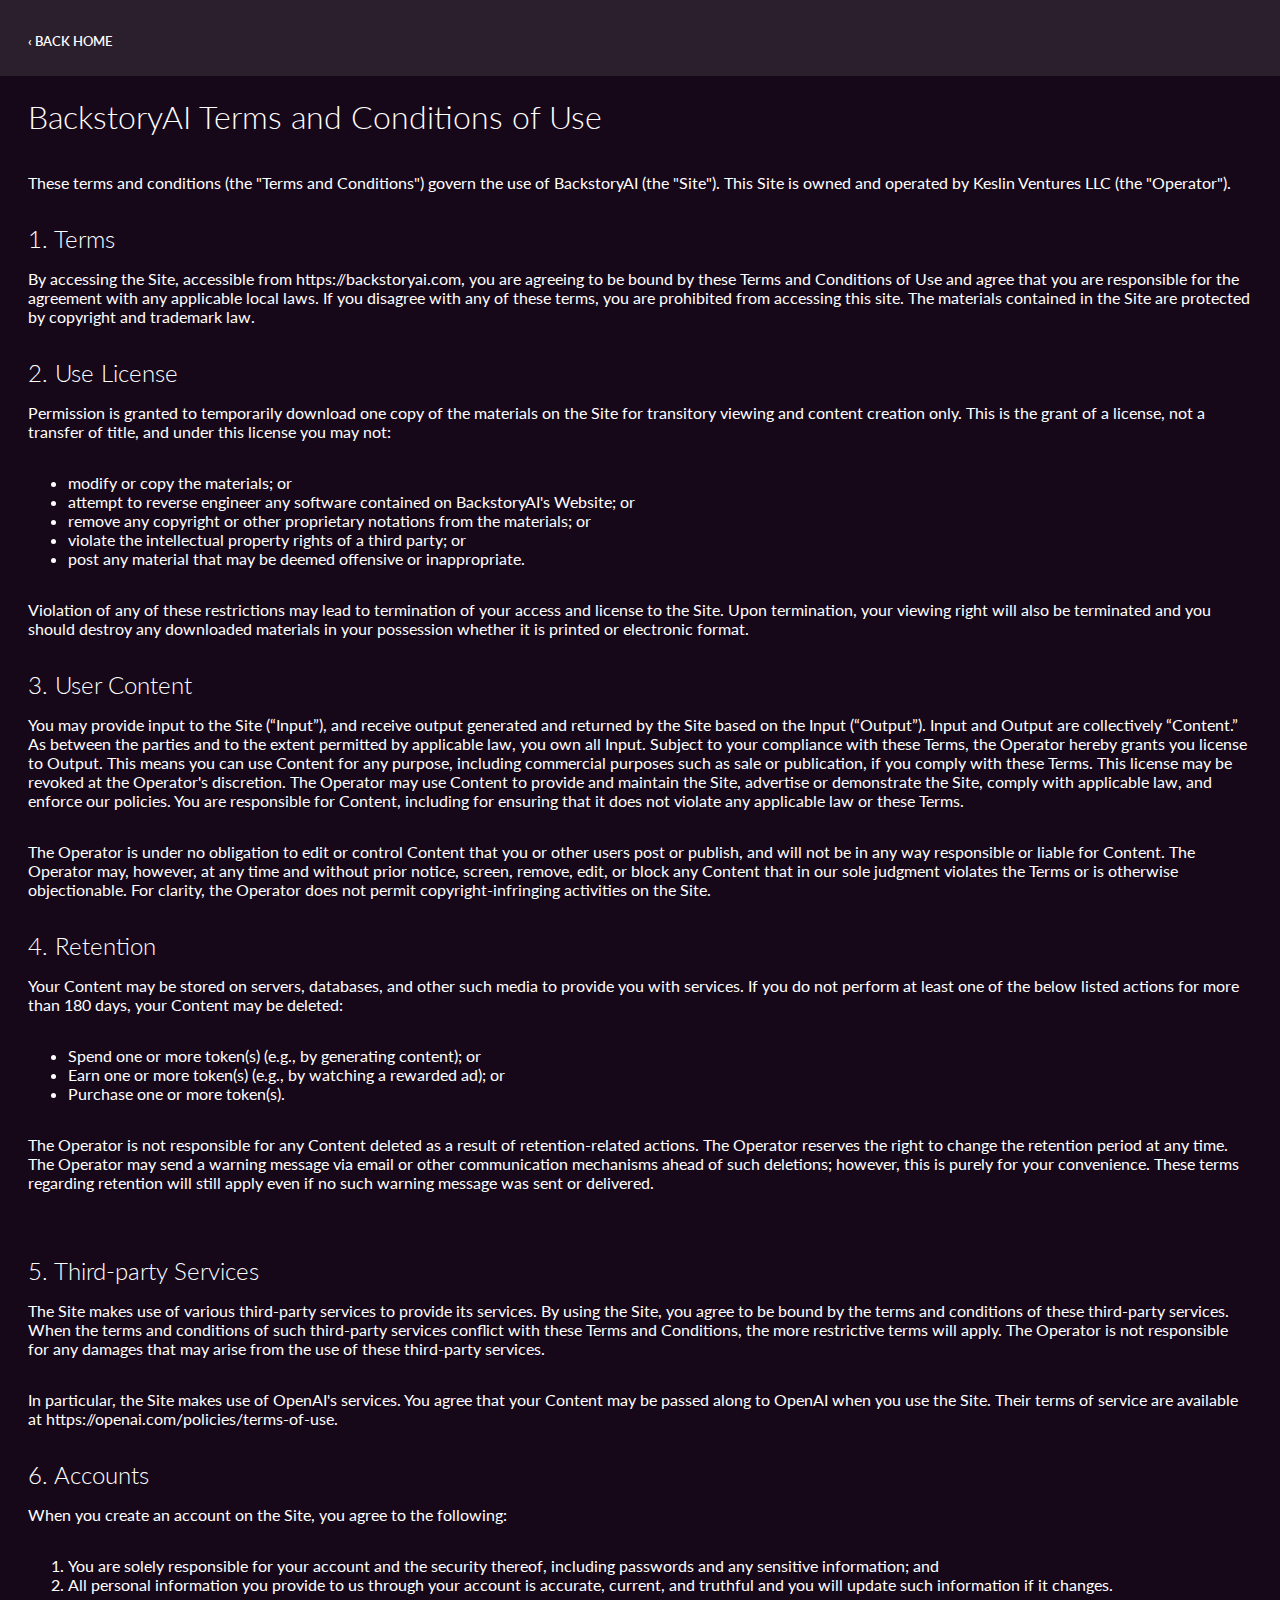
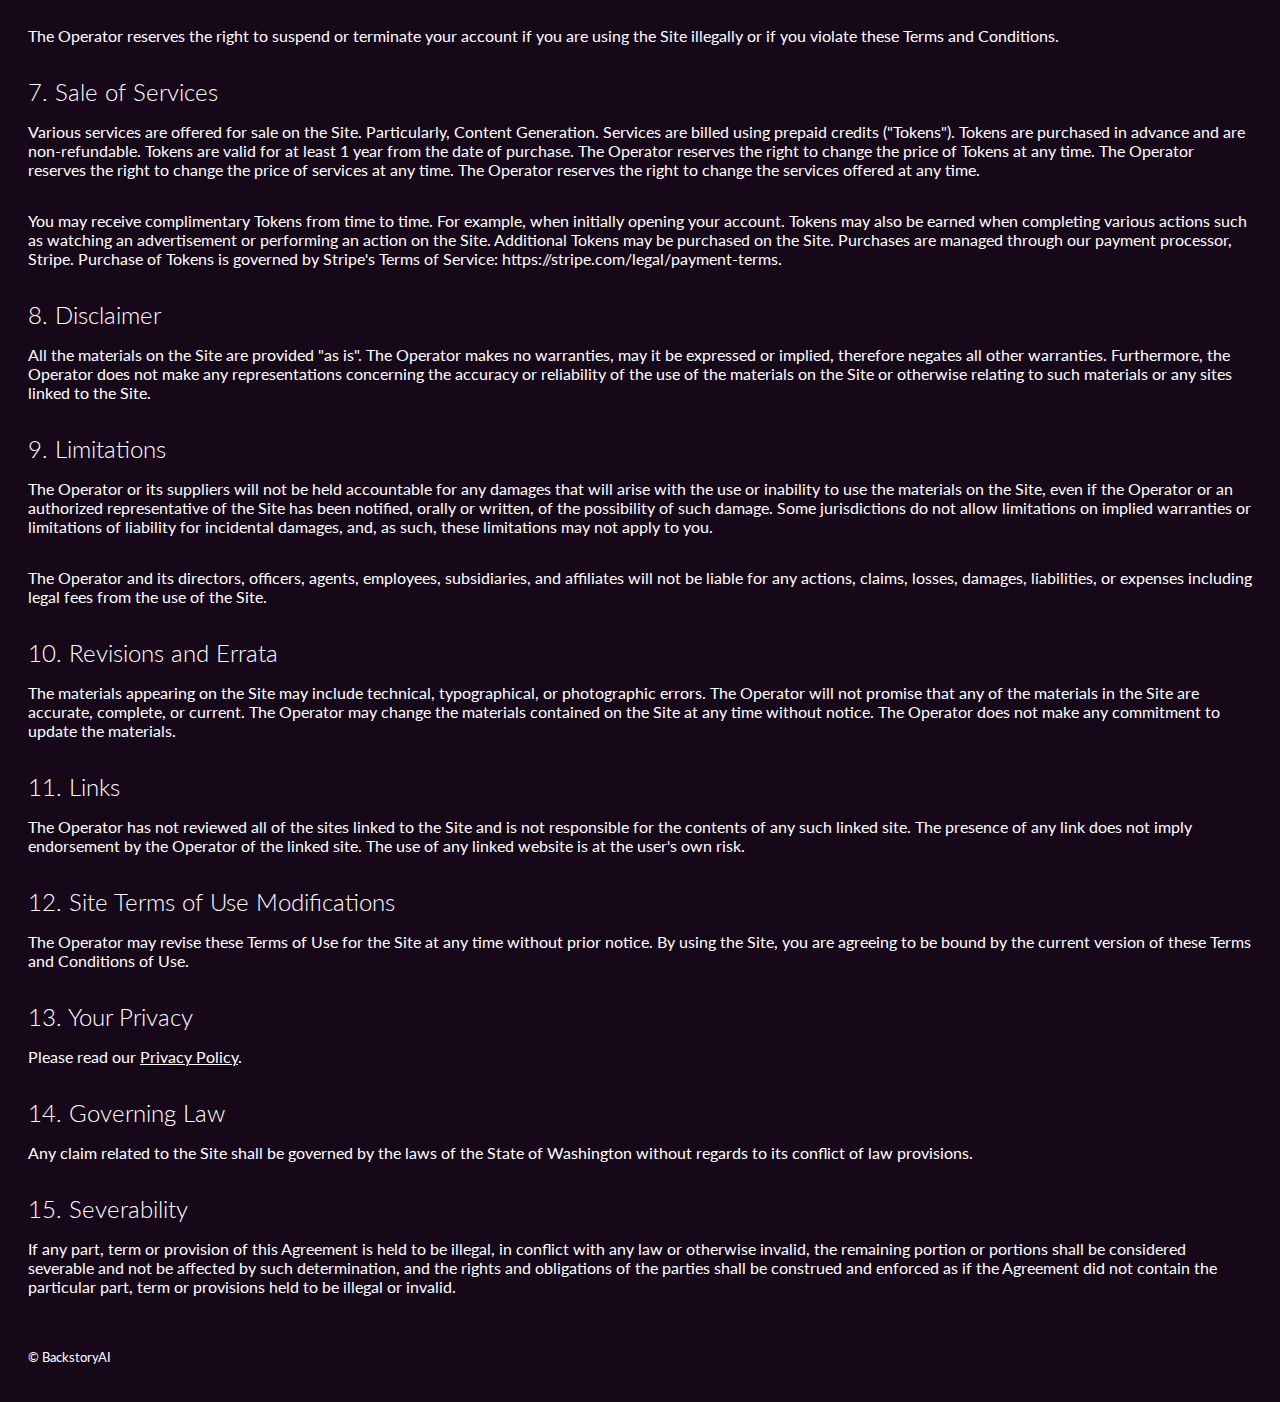
<file: help/terms-of-use.html>
<!DOCTYPE html>
<html lang="en">

<head>
  <meta charset="UTF-8">
  <meta http-equiv="X-UA-Compatible" content="IE=edge">
  <meta name="viewport" content="width=device-width, initial-scale=1.0">
  <link rel="preconnect" href="https://fonts.googleapis.com">
  <link rel="preconnect" href="https://fonts.gstatic.com" crossorigin>
  <link href="https://fonts.googleapis.com/css2?family=Lato:wght@300;400&display=swap" rel="stylesheet">
  <link rel="stylesheet" href="../style.css">
  <!-- Facebook Open Graph -->
  <meta property="og:title" content="BackstoryAI">
  <meta property="og:description" content="BackstoryAI helps you create characters complete with engaging biographies and stories.">
  <meta property="og:image" content="https://www.backstoryai.com/images/og.png">
  <meta property="og:url" content="https://www.backstoryai.com/help/terms-of-use.html">
  <meta property="og:type" content="website">
  <meta property="og:site_name" content="BackstoryAI">
  <meta property="fb:app_id" content="203554805766717">
  <meta name="twitter:card" content="summary_large_image">
  <meta name="twitter:site" content="@BackstoryAI">
  <meta name="twitter:title" content="BackstoryAI">
  <meta name="twitter:description" content="BackstoryAI helps you create characters complete with engaging biographies and stories.">
  <meta name="twitter:image" content="https://www.backstoryai.com/images/og.png">
  <link rel="manifest" href="../site.webmanifest">
  <link rel="canonical" href="https://www.backstoryai.com/help/terms-of-use.html">
  <title>BackstoryAI - Terms of Use</title>
  <style>
    main {
      counter-reset: section;
    }
    h2 {
      counter-increment: section;
      font-size: 1.5rem;
    }
    h2::before {
      content: counter(section) ". ";
    }
  </style>
  <script type="application/javascript">
    window.dataLayer = window.dataLayer || [];
    function gtag(){dataLayer.push(arguments);}
    gtag('consent', 'default', {
    'ad_storage': 'denied',
    'analytics_storage': 'denied'
  });
  </script>
  <!-- Google tag (gtag.js) -->
  <script async src="https://www.googletagmanager.com/gtag/js?id=G-WK5RBYY70Q"></script>
  <script>
    window.dataLayer = window.dataLayer || [];
    function gtag(){dataLayer.push(arguments);}
    gtag('js', new Date());

    gtag('config', 'G-WK5RBYY70Q');
  </script>
</head>

<body>
  <nav>
    <p><a href="../index.html">&lsaquo; Back home</a></p>
    <a href="https://www.backstoryai.com">
      <img src="../images/backstoryai.svg" alt="BackstoryAI" />
    </a>
  </nav>
  <main>
    <h1>BackstoryAI Terms and Conditions of Use</h1>

    <p>These terms and conditions (the "Terms and Conditions") govern the use of BackstoryAI (the "Site"). This Site is
    owned and operated by Keslin Ventures LLC (the "Operator").
    </p>

    <h2>Terms</h2>

    <p>By accessing the Site, accessible from https://backstoryai.com, you are agreeing to be bound by these Terms and
    Conditions of Use and agree that you are responsible for the agreement with any applicable local laws. If you
    disagree with any of these terms, you are prohibited from accessing this site. The materials contained in the Site
    are protected by copyright and trademark law.</p>

    <h2>Use License</h2>

    <p>Permission is granted to temporarily download one copy of the materials on the Site for transitory viewing and
    content creation only. This is the grant of a license, not a transfer of title, and under this license you may
    not:</p>

    <ul>
      <li>modify or copy the materials; or</li>
      <li>attempt to reverse engineer any software contained on BackstoryAI's Website; or</li>
      <li>remove any copyright or other proprietary notations from the materials; or</li>
      <li>violate the intellectual property rights of a third party; or</li>
      <li>post any material that may be deemed offensive or inappropriate.</li>
    </ul>

    <p>Violation of any of these restrictions may lead to termination of your access and license to the Site. Upon
    termination, your viewing right will also be terminated and you should destroy any downloaded materials in your
    possession whether it is printed or electronic format.</p>

    <h2>User Content</h2>

    <p>You may provide input to the Site (“Input”), and receive output generated and returned by the Site based on the
    Input (“Output”). Input and Output are collectively “Content.” As between the parties and to the extent permitted
    by applicable law, you own all Input. Subject to your compliance with these Terms, the Operator hereby grants you
    license to Output. This means you can use Content for any purpose, including commercial purposes such as sale or
    publication, if you comply with these Terms. This license may be revoked at the Operator's discretion. The Operator
    may use Content to provide and maintain the Site, advertise or demonstrate the Site, comply with applicable law,
    and enforce our policies. You are responsible for Content, including for ensuring that it does not violate any
    applicable law or these Terms.</p>

    <p>The Operator is under no obligation to edit or control Content that you or other users post or publish, and will
    not be in any way responsible or liable for Content. The Operator may, however, at any time and without prior
    notice, screen, remove, edit, or block any Content that in our sole judgment violates the Terms or is otherwise
    objectionable. For clarity, the Operator does not permit copyright-infringing activities on the Site.</p>

    <h2>Retention</h2>

    <p>Your Content may be stored on servers, databases, and other such media to provide you with services. If you do
    not perform at least one of the below listed actions for more than 180 days, your Content may be deleted:</p>

    <ul>
      <li>Spend one or more token(s) (e.g., by generating content); or</li>
      <li>Earn one or more token(s) (e.g., by watching a rewarded ad); or</li>
      <li>Purchase one or more token(s).</li>
    </ul>

    <p>The Operator is not responsible for any Content deleted as a result of retention-related actions. The Operator
    reserves the right to change the retention period at any time. The Operator may send a warning message via email or
    other communication mechanisms ahead of such deletions; however, this is purely for your convenience. These terms
    regarding retention will still apply even if no such warning message was sent or delivered.</p>
    </p>

    <h2>Third-party Services</h2>

    <p>The Site makes use of various third-party services to provide its services. By using the Site, you agree to be
    bound by the terms and conditions of these third-party services. When the terms and conditions of such third-party
    services conflict with these Terms and Conditions, the more restrictive terms will apply. The Operator is not
    responsible for any damages that may arise from the use of these third-party services.</p>

    <p>In particular, the Site makes use of OpenAI's services. You agree that your Content may be passed along to
    OpenAI when you use the Site. Their terms of service are available at https://openai.com/policies/terms-of-use.</p>

    <h2>Accounts</h2>

    <p>When you create an account on the Site, you agree to the following:</p>

    <ol>
      <li>You are solely responsible for your account and the security thereof, including passwords and any sensitive
      information; and</li>
      <li>All personal information you provide to us through your account is accurate, current, and truthful and you
      will update such information if it changes.</li>
    </ol>

    <p>The Operator reserves the right to suspend or terminate your account if you are using the Site illegally or if
    you violate these Terms and Conditions.</p>

    <h2>Sale of Services</h2>

    <p>Various services are offered for sale on the Site. Particularly, Content Generation. Services are billed using
    prepaid credits ("Tokens"). Tokens are purchased in advance and are non-refundable. Tokens are valid for at least 1
    year from the date of purchase. The Operator reserves the right to change the price of Tokens at any time. The
    Operator reserves the right to change the price of services at any time. The Operator reserves the right to change
    the services offered at any time.</p>

    <p>You may receive complimentary Tokens from time to time. For example, when initially opening your account. Tokens
    may also be earned when completing various actions such as watching an advertisement or performing an action on the
    Site. Additional Tokens may be purchased on the Site. Purchases are managed through our payment processor, Stripe.
    Purchase of Tokens is governed by Stripe's Terms of Service: https://stripe.com/legal/payment-terms.</p>

    <h2>Disclaimer</h2>

    <p>All the materials on the Site are provided "as is". The Operator makes no warranties, may it be expressed or
    implied, therefore negates all other warranties. Furthermore, the Operator does not make any representations
    concerning the accuracy or reliability of the use of the materials on the Site or otherwise relating to such
    materials or any sites linked to the Site.</p>

    <h2>Limitations</h2>

    <p>The Operator or its suppliers will not be held accountable for any damages that will arise with the use or
    inability to use the materials on the Site, even if the Operator or an authorized representative of the Site has
    been notified, orally or written, of the possibility of such damage. Some jurisdictions do not allow limitations on
    implied warranties or limitations of liability for incidental damages, and, as such, these limitations may not
    apply to you.</p>

    <p>The Operator and its directors, officers, agents, employees, subsidiaries, and affiliates will not be liable for
    any actions, claims, losses, damages, liabilities, or expenses including legal fees from the use of the Site.</p>

    <h2>Revisions and Errata</h2>

    <p>The materials appearing on the Site may include technical, typographical, or photographic errors. The Operator
    will not promise that any of the materials in the Site are accurate, complete, or current. The Operator may change
    the materials contained on the Site at any time without notice. The Operator does not make any commitment to update
    the materials.</p>

    <h2>Links</h2>

    <p>The Operator has not reviewed all of the sites linked to the Site and is not responsible for the contents of any
    such linked site. The presence of any link does not imply endorsement by the Operator of the linked site. The use
    of any linked website is at the user's own risk.</p>

    <h2>Site Terms of Use Modifications</h2>

    <p>The Operator may revise these Terms of Use for the Site at any time without prior notice. By using the Site, you
    are agreeing to be bound by the current version of these Terms and Conditions of Use.</p>

    <h2>Your Privacy</h2>

    <p>Please read our <a href="./privacy-policy.html">Privacy Policy</a>.</p>

    <h2>Governing Law</h2>

    <p>Any claim related to the Site shall be governed by the laws of the State of Washington without regards to its
    conflict of law provisions.</p>

    <h2>Severability</h2>

    <p>If any part, term or provision of this Agreement is held to be illegal, in conflict with any law or otherwise
    invalid, the remaining portion or portions shall be considered severable and not be affected by such determination,
    and the rights and obligations of the parties shall be construed and enforced as if the Agreement did not contain
    the particular part, term or provisions held to be illegal or invalid.</p>
  </main>
  <footer>
    <p>&copy; BackstoryAI</p>
  </footer>
  <script type="application/javascript" src="../klaro-config.js"></script>
  <script
    data-config="klaroConfig"
    type="application/javascript"
    src="https://cdn.kiprotect.com/klaro/v0.7/klaro.js">
  </script>
  <script type="application/javascript">
    const kmgr = klaro.getManager();
    if (kmgr.getConsent('googleAnalytics')) {
      gtag('consent', 'update', {
        analytics_storage: 'granted'
      });
    }
    kmgr.watch({
      update(obj, name) {
        if (name === 'applyConsents') {
          gtag('consent', 'update', {
            analytics_storage: obj.consents.googleAnalytics ? 'granted' : 'denied'
          });
        }
      }
    });
  </script>
</body>

</html>
</file>
<file: style.css>
body {
  background-color: #170819;
  font-size: 12pt;
  font-family: 'Lato', sans-serif;
  font-weight: 400;
  color: #fff;
  margin: 0;
  display: flex;
  flex-direction: column;
  min-height: calc(100vh - 20px);
}
@media (max-width: 600px) {
  .mobile-only {
    display: inline;
  }
  .desktop-only {
    display: none;
  }
}
@media (min-width: 601px) {
  .mobile-only {
    display: none;
  }
  .desktop-only {
    display: inline;
  }
}
nav {
  display: flex;
  justify-content: space-between;
  align-items: center;
  padding: 20px 28px 14px;
  background-color: rgba(255, 255, 255, 0.09);
  color: #fff;
}
nav div {
  display: flex;
}
nav a {
  display: inline-flex;
  align-items: center;
  margin-right: 2rem;
  color: inherit;
  text-decoration: none;
  font-weight: 600;
}
nav a:hover:not(.btn) {
  color: #eadbed;
}
nav a.btn {
  margin-right: 0;
}
nav .logo {
  width: 150px;
}
nav > p {
  text-transform: uppercase;
  font-size: 0.8rem;
}
nav button {
  background: none;
  border: none;
}
.tippy-box {
  background-color: #362a39;
  font-size: 1rem;
}
.tippy-arrow {
  color: #362a39;
}
.tippy-content ul {
  list-style: none;
  padding: 0;
  margin: 0;
}
.tippy-content ul > li {
  padding: 0.5rem 1rem;
}
header {
  padding: 3rem 28px;
}
h1 {
  font-weight: 300;
}
h2 {
  margin: 1rem 0 0;
  font-weight: 300;
  font-size: 1.9rem;
}
.home h2 {
  margin: 0 0 2rem;
}
h3 {
  font-weight: 300;
}
h3 + p {
  font-weight: 300;
}
.home .subtitle {
  font-size: 1.4rem;
  font-weight: 300;
  max-width: 800px;
  margin-bottom: 0;
}
main {
  display: flex;
  flex-direction: column;
  flex-grow: 1;
  padding: 0 28px;
}
section::before {
  counter-increment: section;
}
section {
  box-shadow: 0 2px 10px 2px rgba(0, 0, 0, 0.8);
  display: flex;
  flex-direction: column;
  margin: 0 -28px;
  padding: 28px 28px;
  position: relative;
}
section:nth-child(1) {
  z-index: 10;
}
section:nth-child(2) {
  z-index: 9;
}
section:nth-child(3) {
  z-index: 8;
}
section:nth-child(4) {
  z-index: 7;
}
section:nth-child(5) {
  z-index: 6;
}
section:nth-child(6) {
  z-index: 5;
}
section:nth-child(7) {
  z-index: 4;
}
section:nth-child(8) {
  z-index: 3;
}
section:nth-child(9) {
  z-index: 2;
}
section:nth-child(10) {
  z-index: 1;
}
section:last-child {
  box-shadow: none;
}
section > div {
  max-width: 1200px;
}
.gradient {
  background: radial-gradient(farthest-corner at 10% top, #872F95 0, #A54848 100%);
}
.light {
  background-color: #362a39;
}
.home ol {
  list-style: none;
  counter-reset: item;
  margin: 0;
  padding: 0;
  max-width: 800px;
}
.home ol > li {
  counter-increment: item;
  margin-bottom: 1.8rem;
  display: grid;
  grid-template-areas:
    "num heading"
    "num description";
  grid-template-columns: min-content auto;
  align-items: center;
}
.home ol > li:last-child {
  margin-bottom: 0.5rem;
}
.home ol > li::before {
  content: counter(item);
  margin-right: 0.8rem;
  background-color: white;
  border-radius: 50%;
  color: #170819;
  width: 1.8rem;
  text-align: center;
  display: inline-flex;
  height: 1.8rem;
  align-items: center;
  justify-content: center;
  font-size: 1.2rem;
  vertical-align: middle;
  grid-area: num;
}
.home ol > li > h3 {
  grid-area: heading;
  margin: 0;
}
.home ol > li > p {
  grid-area: description;
  opacity: 0.8;
}
.home ol > li > h3 + p {
  margin: 0.3rem 0 0;
}
footer {
  font-size: 0.8rem;
  padding: 1.5rem 28px;
}
footer > span {
  display: inline-block;
  margin-right: 1rem;
}
.cols {
  display: flex;
  flex-wrap: wrap;
  justify-content: space-between;
}
.cols > div {
  max-width: calc(33% - 20px);
  margin-right: 20px;
}
@media screen and (max-width: 600px) {
  .cols > div {
    max-width: unset;
    width: calc(100% - 20px);
  }
}
.tight {
  margin-bottom: 1rem;
}
h3 {
  margin-bottom: 0;
}
hr {
  margin: 2rem 0;
}
.center {
  text-align: center;
}
a, a:visited, a:active {
  color: #fff;
}
a:hover {
  color: #ccc;
}
a.btn {
  background-color: #eadbed;
  color: #170819;
  padding: 0.5rem 1rem;
  border-radius: 0.25rem;
  text-decoration: none;
  font-size: 0.75rem;
  text-transform: uppercase;
  display: inline-block;
}
.btn:hover {
  background-color: #fff2ff;
}
.btn:active {
  background-color: #c0b4bc;
}
a.btn-lg {
  font-size: 1.2rem;
  padding: 0.8rem 1.5rem;
}
a.btn-gradient {
  background-color: transparent;
  background-image: radial-gradient(farthest-corner at 10% top, #872F95 0, #A54848 120%);
  color: #fff;
}
a.btn-gradient:hover, .btn-gradient:active {
  background-color: transparent;
  background-image: radial-gradient(farthest-corner at 10% top, #652370 0, #7c3636 120%);
}
.top-space {
  margin-top: 2rem;
}
body.stretch {
  display: flex;
  flex-direction: column;
  min-height: 100vh;
}
body.stretch > header {
  flex-grow: 1;
}
#klaro-consent {
  --dark1: #3d313e;
  --dark2: #9b83a0;
  --dark3: rgba(255, 255, 255, 0.7);
  --light3: rgba(255, 255, 255, 0.7);
  --light1: #fff;
  --green1: #eadbed;
  --blue1: #eadbed;
  --button-text-color: #170819;
  --white3: #3d313e;
  --border-radius: 4px;
  --font-family: "Roboto","Helvetica","Arial",sans-serif;
  --title-font-family: "Roboto","Helvetica","Arial",sans-serif;
}
.cm-modal {
  max-height: 80vh !important;
}
.hide {
  display: none !important;
}
.middle {
  display: flex;
  align-items: center;
  justify-content: center;
  max-width: 600px;
  align-self: center;
}
.middle img {
  width: 100%;
  margin-bottom: 2rem;
}
.middle p {
  text-wrap: balance;
  text-align: center;
  line-height: 2rem;
  font-weight: 200;
  letter-spacing: 0.03em;
}
</file>
